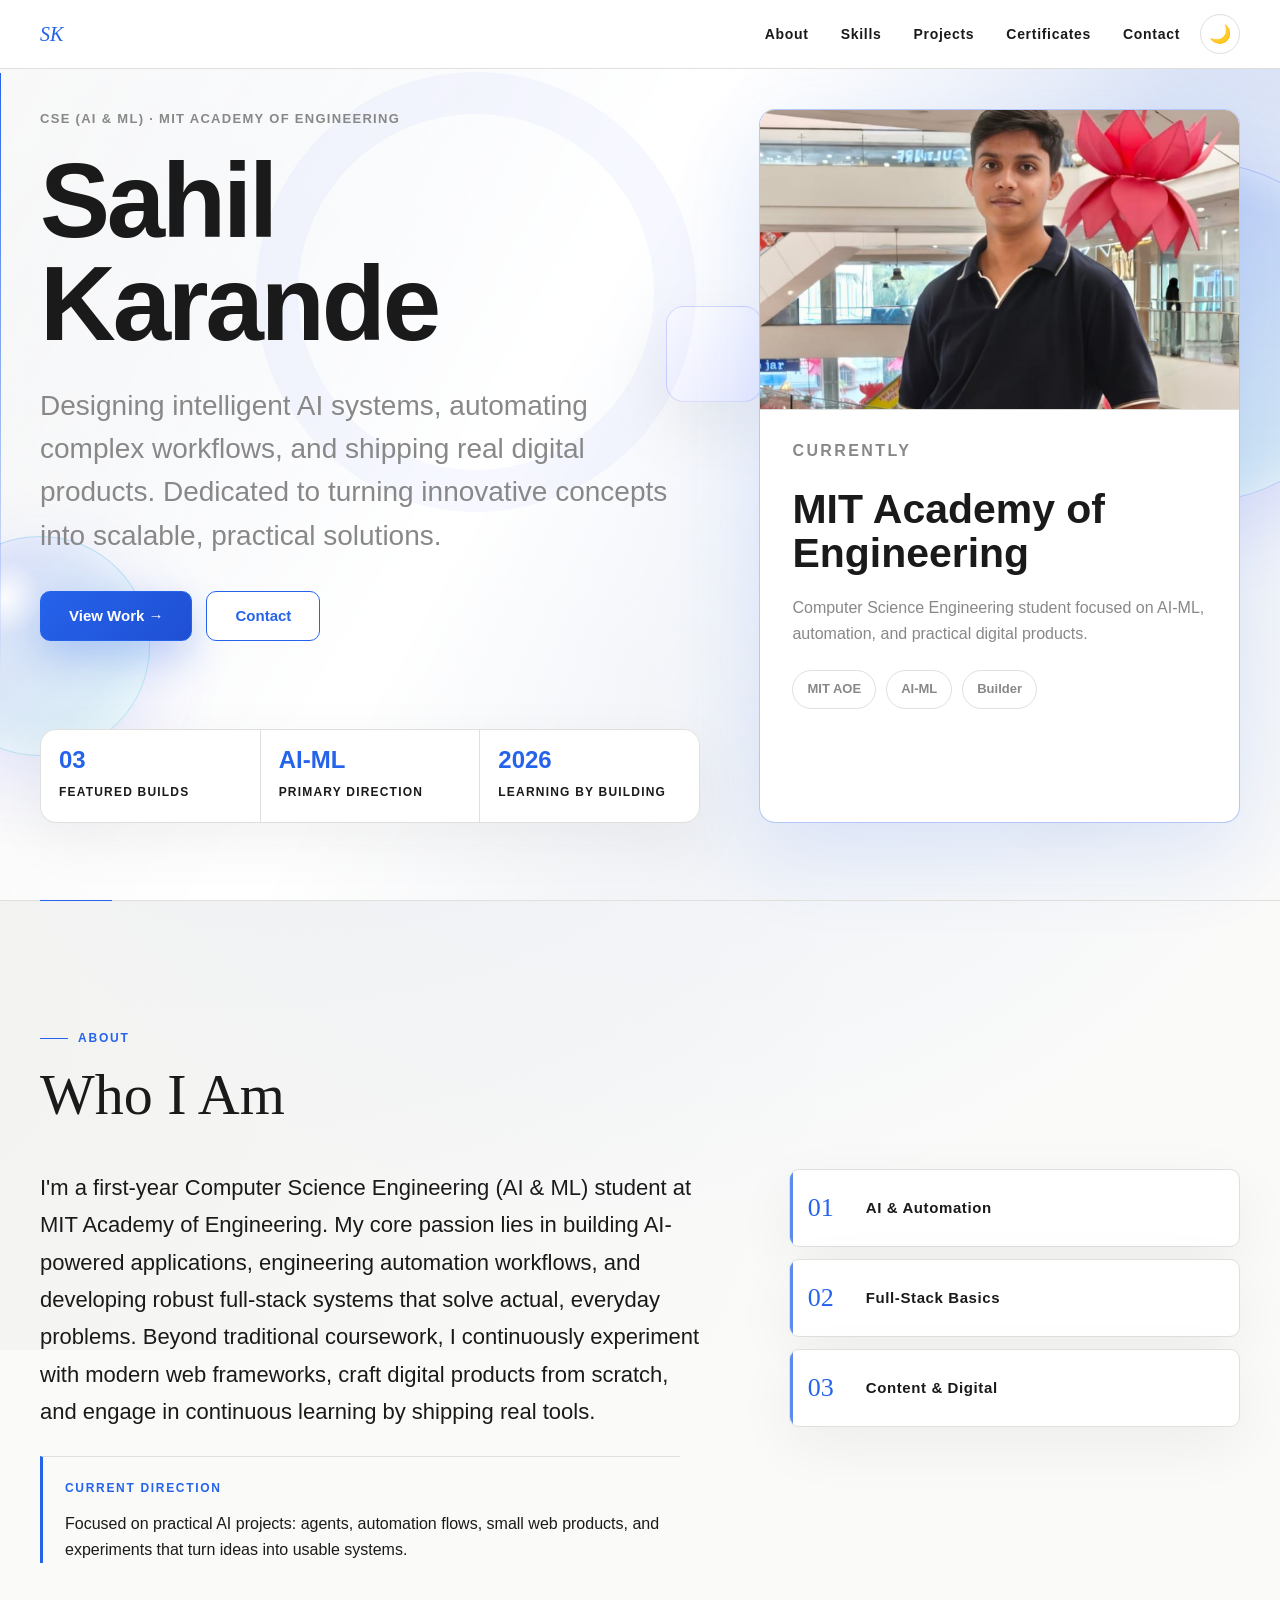
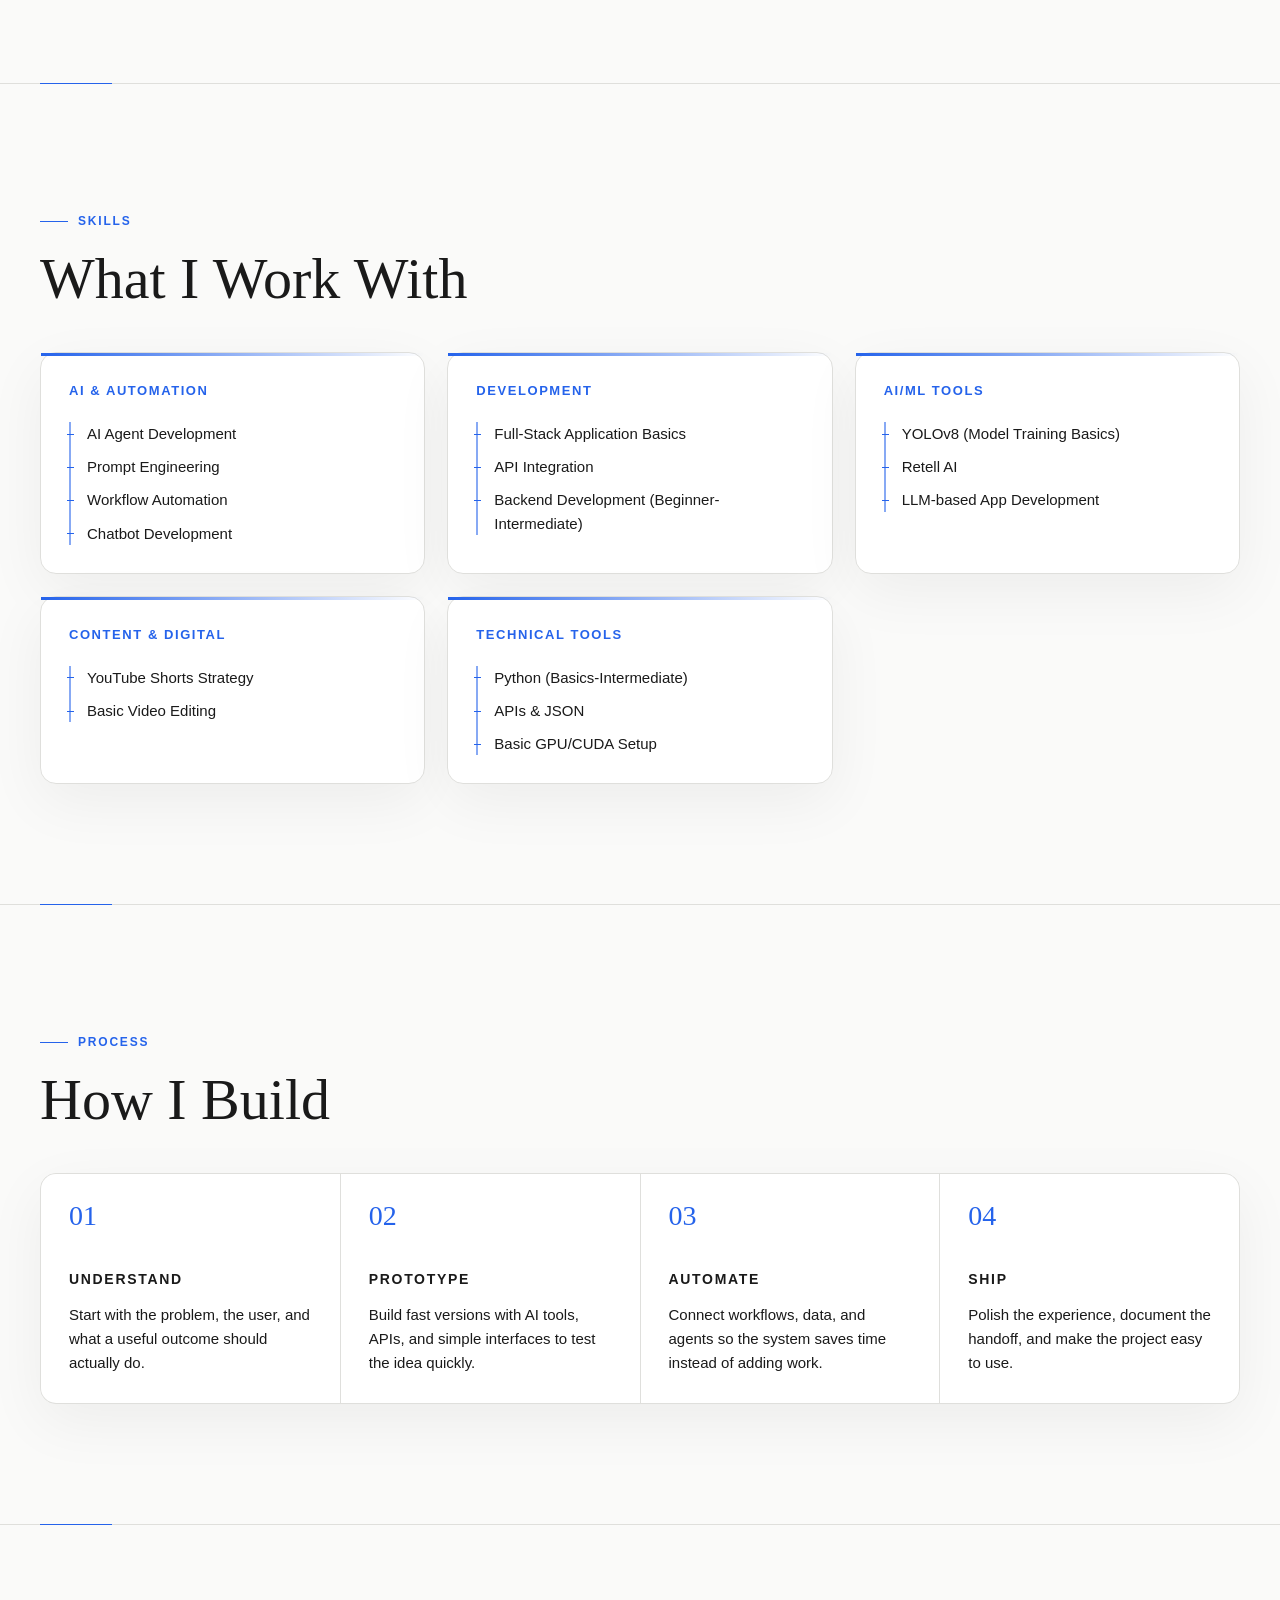
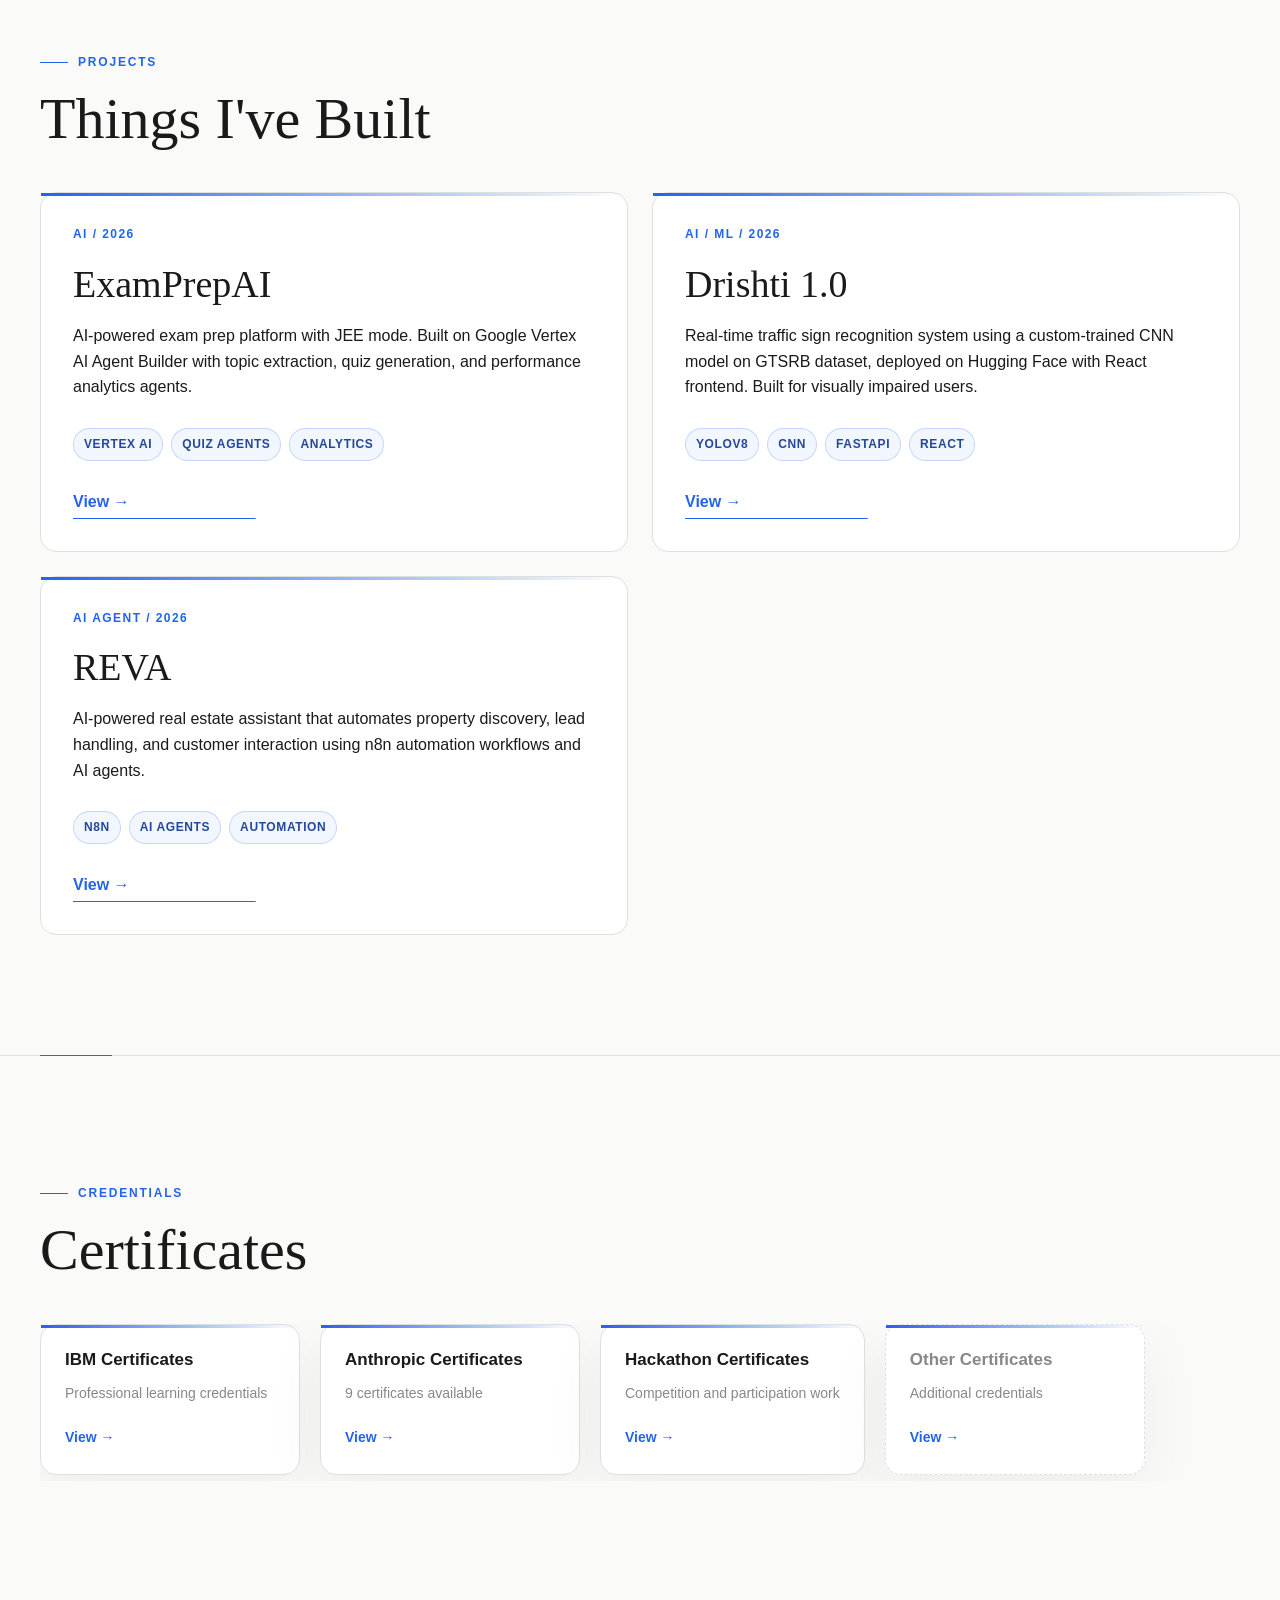
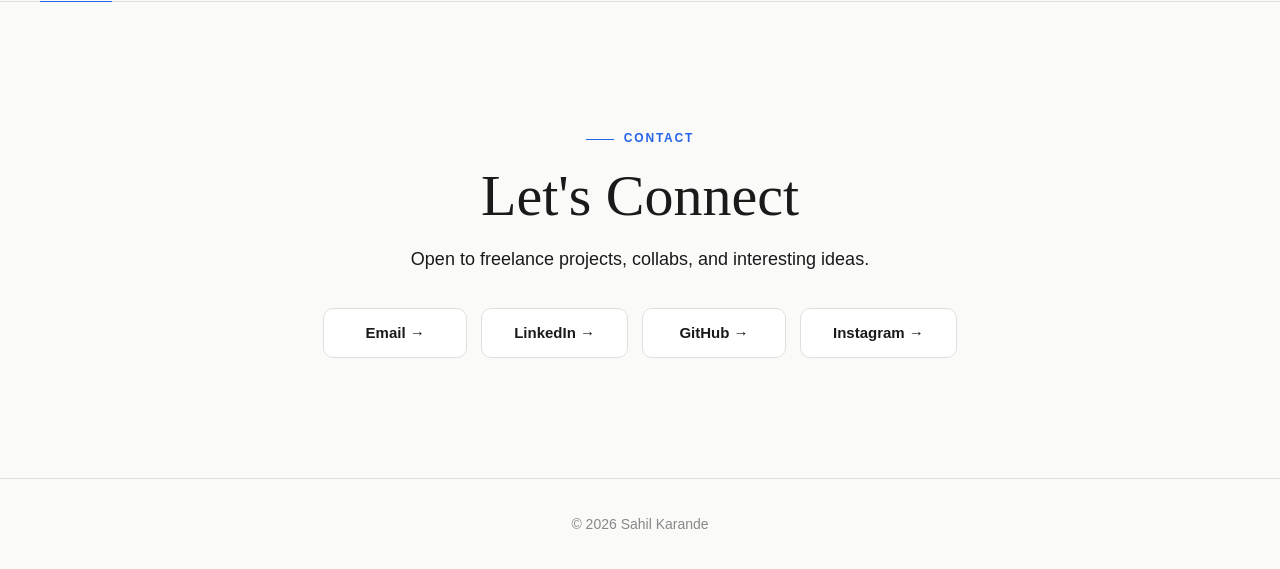
<file: index.html>
<!DOCTYPE html>
<html lang="en">
<head>
  <meta charset="UTF-8">
  <meta name="viewport" content="width=device-width, initial-scale=1.0">
  <title>Sahil Karande | Portfolio</title>
  <link rel="stylesheet" href="animations.css">
  <style>
    :root {
      --accent: #2563EB;
      --accent-hover: #1d4ed8;
      --background: #fafaf9;
      --surface: #ffffff;
      --surface-strong: #ffffff;
      --surface-tint: #f4f7ff;
      --border-color: #dfdfdc;
      --border: 1px solid var(--border-color);
      --text-primary: #1a1a1a;
      --text-muted: #888;
      --portrait-bg: #f0f4ff;
      --shadow-subtle: 0 18px 60px rgba(26, 26, 26, 0.055);
      --shadow-hover: 0 28px 80px rgba(26, 26, 26, 0.1);
      --radius: 16px;
      --radius-sm: 10px;
    }

    [data-theme="dark"] {
      --background: #0b0f19;
      --surface: #121826;
      --surface-strong: #171f31;
      --surface-tint: #0f172a;
      --border-color: #293248;
      --border: 1px solid var(--border-color);
      --text-primary: #f4f7fb;
      --text-muted: #a4adbd;
      --accent: #8b9bff;
      --accent-hover: #b8c1ff;
      --portrait-bg: #1e293b;
      --shadow-subtle: 0 18px 60px rgba(0, 0, 0, 0.4);
      --shadow-hover: 0 28px 80px rgba(0, 0, 0, 0.6);
      --shadow-soft: 0 24px 70px rgba(0, 0, 0, 0.32);
    }

    * {
      box-sizing: border-box;
      margin: 0;
      padding: 0;
    }

    html {
      scroll-behavior: smooth;
      scrollbar-color: var(--border-color) transparent;
    }

    body {
      min-height: 100vh;
      background: var(--background);
      color: var(--text-primary);
      font-family: "Helvetica Neue", Helvetica, Arial, sans-serif;
      line-height: 1.6;
      overflow-x: hidden;
      text-rendering: optimizeLegibility;
      -webkit-font-smoothing: antialiased;
    }

    body::before {
      position: fixed;
      inset: -50%;
      z-index: -2;
      background-color: var(--background);
      background-image: 
        radial-gradient(circle at 50% 50%, rgba(37, 99, 235, 0.08) 0%, transparent 50%),
        radial-gradient(circle at 80% 20%, rgba(37, 99, 235, 0.06) 0%, transparent 40%),
        radial-gradient(circle at 20% 80%, rgba(26, 26, 26, 0.04) 0%, transparent 40%);
      background-size: 100% 100%;
      content: "";
      animation: softOrbDrift 25s ease-in-out infinite alternate;
      transform-origin: center;
    }

    body::after {
      position: fixed;
      inset: 0;
      z-index: -1;
      background:
        linear-gradient(120deg, transparent 0%, var(--surface) 42%, transparent 68%),
        radial-gradient(circle at top right, rgba(37, 99, 235, 0.12), transparent 32%);
      content: "";
      pointer-events: none;
      animation: softSweep 14s ease-in-out infinite alternate;
    }

    a {
      color: inherit;
      text-decoration: none;
    }

    ul {
      list-style: none;
    }

    ::selection {
      background: var(--accent);
      color: var(--surface);
    }

    .container {
      width: 100%;
      max-width: 1600px;
      margin: 0 auto;
      padding: 0 40px;
    }

    .site-nav {
      position: fixed;
      top: 0;
      left: 0;
      z-index: 20;
      width: 100%;
      background: var(--surface);
      border-bottom: var(--border);
      
      -webkit-
    }

    .nav-inner {
      display: flex;
      align-items: center;
      justify-content: space-between;
      min-height: 68px;
    }

    .nav-links-mobile {
      display: none;
    }

    .logo {
      color: var(--accent);
      font-family: Georgia, "Times New Roman", serif;
      font-size: 20px;
      font-style: italic;
      line-height: 1;
    }

    .nav-links {
      display: flex;
      align-items: center;
      gap: 32px;
    }

    .nav-links a {
      position: relative;
      padding: 6px 0;
      color: var(--text-primary);
      font-size: 14px;
      font-weight: 700;
      letter-spacing: 0.05em;
    }

    .nav-links a::after {
      position: absolute;
      right: 0;
      bottom: 0;
      left: 0;
      height: 2px;
      background: var(--accent);
      content: "";
      transform: scaleX(0);
      transform-origin: left;
      transition: transform 0.2s ease;
    }

    .nav-links a:hover::after,
    .nav-links a:focus-visible::after {
      transform: scaleX(1);
    }

    section {
      position: relative;
      padding: 120px 0;
      border-top: var(--border);
      scroll-margin-top: 86px;
    }

    section::before {
      position: absolute;
      top: -1px;
      left: max(40px, calc((100vw - 1600px) / 2 + 40px));
      width: 72px;
      height: 1px;
      background: var(--accent);
      content: "";
    }

    .section-label {
      display: inline-flex;
      align-items: center;
      gap: 10px;
      margin-bottom: 16px;
      color: var(--accent);
      font-size: 12px;
      font-weight: 700;
      letter-spacing: 0.15em;
    }

    .section-label::before {
      width: 28px;
      height: 1px;
      background: currentColor;
      content: "";
    }

    .section-heading {
      margin-bottom: 42px;
      font-family: Georgia, "Times New Roman", serif;
      font-size: clamp(36px, 5vw, 58px);
      font-weight: 400;
      line-height: 1.08;
      letter-spacing: 0;
    }

    .hero {
      display: flex;
      min-height: 100vh;
      align-items: center;
      border-top: 0;
      padding: 96px 0 64px;
    }

    .hero::before {
      display: none;
    }

    .hero-layout {
      display: grid;
      grid-template-columns: minmax(0, 1fr) minmax(360px, 0.72fr);
      gap: 52px;
      align-items: center;
    }

    .hero-content {
      position: relative;
      grid-column: 1;
      grid-row: 1;
      max-width: 690px;
    }

    .hero-content::before {
      position: absolute;
      top: -36px;
      left: -40px;
      width: 1px;
      height: calc(100% + 72px);
      background: linear-gradient(var(--accent), rgba(37, 99, 235, 0));
      content: "";
    }

    .hero-card,
    .hero h1,
    .hero .subtitle,
    .hero .hero-line,
    .hero-actions {
      animation: fadeInUp 0.4s ease both;
    }

    .hero-card {
      position: relative;
      grid-column: 2;
      grid-row: 1 / span 2;
      align-self: stretch;
      min-height: 560px;
      border: 1px solid rgba(37, 99, 235, 0.35);
      border-radius: var(--radius);
      background: var(--surface-strong);
      box-shadow: 0 30px 90px rgba(37, 99, 235, 0.12);
      overflow: hidden;
      animation-delay: 0.2s;
    }

    .hero-card::before {
      position: absolute;
      inset: -80px -80px auto auto;
      width: 180px;
      height: 180px;
      border: 1px solid rgba(37, 99, 235, 0.18);
      background: var(--surface-tint);
      content: "";
      pointer-events: none;
      transform: rotate(28deg);
    }

    .hero-card-photo {
      height: 300px;
      border-bottom: var(--border);
      background: var(--portrait-bg);
      overflow: hidden;
    }

    .hero-card-photo img {
      display: block;
      width: 100%;
      height: 100%;
      object-fit: cover;
      object-position: 52% 9%;
      transform: scale(1.45);
      transform-origin: 52% 10%;
    }

    .hero-card-body {
      padding: 28px 32px 30px;
    }

    .hero-card-kicker {
      margin-bottom: 18px;
      color: var(--accent);
      font-size: 12px;
      font-weight: 800;
      letter-spacing: 0.15em;
      text-transform: uppercase;
    }

    .hero-card h2 {
      margin-bottom: 20px;
      color: var(--text-primary);
      font-size: clamp(34px, 3.2vw, 48px);
      font-weight: 800;
      letter-spacing: 0;
      line-height: 1.08;
    }

    .hero-card p {
      margin-bottom: 22px;
      color: var(--text-muted);
      font-size: 16px;
      line-height: 1.65;
    }

    .hero-card-tags {
      display: flex;
      flex-wrap: wrap;
      gap: 10px;
    }

    .hero-card-tags span {
      padding: 8px 14px;
      border: 1px solid var(--border-color);
      border-radius: 999px;
      background: var(--surface-strong);
      color: var(--text-muted);
      font-size: 13px;
      font-weight: 800;
    }

    .hero h1 {
      margin-bottom: 28px;
      font-family: "Helvetica Neue", Helvetica, Arial, sans-serif;
      max-width: 680px;
      font-size: clamp(70px, 8.2vw, 126px);
      font-weight: 900;
      line-height: 0.98;
      letter-spacing: -0.03em;
      text-wrap: balance;
    }

    .subtitle {
      margin-bottom: 20px;
      color: var(--text-muted);
      font-size: 13px;
      font-weight: 700;
      letter-spacing: 0.1em;
      text-transform: uppercase;
    }

    .hero-line {
      max-width: 650px;
      margin-bottom: 34px;
      color: var(--text-muted);
      font-size: clamp(20px, 2.5vw, 28px);
      line-height: 1.55;
    }

    .hero h1 {
    }

    .hero .subtitle {
    }

    .hero .hero-line {
    }

    .hero-actions {
      display: flex;
      flex-wrap: wrap;
      gap: 14px;
    }

    .hero-meta {
      display: grid;
      grid-column: 1;
      grid-row: 2;
      max-width: 660px;
      grid-template-columns: repeat(3, minmax(0, 1fr));
      gap: 1px;
      margin-top: 36px;
      border: var(--border);
      border-radius: var(--radius);
      background: var(--border-color);
      box-shadow: var(--shadow-subtle);
      overflow: hidden;
      animation: fadeInUp 0.4s ease both;
    }

    .hero-meta-item {
      min-height: 82px;
      padding: 18px;
      background: var(--surface);
      
      -webkit-
    }

    .hero-meta-value {
      display: block;
      margin-bottom: 6px;
      color: var(--accent);
      font-family: "Helvetica Neue", Helvetica, Arial, sans-serif;
      font-size: 24px;
      font-weight: 900;
      line-height: 1;
    }

    .hero-meta-label {
      color: var(--text-primary);
      font-size: 12px;
      font-weight: 700;
      letter-spacing: 0.1em;
      line-height: 1.45;
      text-transform: uppercase;
    }

    .button,
    .contact-link {
      display: inline-flex;
      align-items: center;
      justify-content: center;
      min-height: 48px;
      border-radius: 0;
      font-size: 15px;
      font-weight: 700;
      transition: all 0.2s ease;
    }

    .button {
      padding: 12px 28px;
      border: 1px solid var(--accent);
      border-radius: var(--radius-sm);
    }

    .button-primary {
      background: linear-gradient(135deg, var(--accent), #1f4fd3);
      box-shadow: 0 16px 40px rgba(37, 99, 235, 0.28);
      color: var(--surface);
    }

    .button-secondary {
      background: var(--surface);
      color: var(--accent);
    }

    .button:hover,
    .button:focus-visible {
      border-color: var(--accent-hover);
      background: var(--accent-hover);
      color: var(--surface);
      transform: translateY(-1px);
    }

    .about-grid {
      display: grid;
      grid-template-columns: minmax(0, 3fr) minmax(280px, 2fr);
      gap: 72px;
      align-items: start;
    }

    .about-copy {
      max-width: 660px;
      color: var(--text-primary);
      font-size: clamp(18px, 2vw, 22px);
      line-height: 1.7;
    }

    .about-copy-wrap {
      display: grid;
      gap: 26px;
    }

    .about-note {
      display: grid;
      gap: 12px;
      max-width: 640px;
      padding: 22px 0 0 22px;
      border-top: var(--border);
      border-left: 3px solid var(--accent);
    }

    .about-note h3 {
      color: var(--accent);
      font-size: 12px;
      font-weight: 700;
      letter-spacing: 0.14em;
      text-transform: uppercase;
    }

    .about-note p {
      color: var(--text-primary);
      font-size: 16px;
      line-height: 1.65;
    }

    .focus-grid {
      display: grid;
      gap: 12px;
    }

    .focus-item {
      position: relative;
      display: grid;
      grid-template-columns: 42px 1fr;
      gap: 16px;
      align-items: center;
      min-height: 78px;
      padding: 18px;
      border: var(--border);
      border-radius: var(--radius-sm);
      background: var(--surface);
      box-shadow: var(--shadow-subtle);
      overflow: hidden;
      transition: all 0.2s ease;
    }

    .focus-item::after {
      position: absolute;
      inset: 0;
      border-left: 3px solid var(--accent);
      content: "";
      opacity: 0.75;
      pointer-events: none;
    }

    .focus-item:hover {
      background: var(--surface-strong);
      box-shadow: var(--shadow-hover);
      transform: translateY(-3px);
    }

    .focus-number {
      color: var(--accent);
      font-family: Georgia, "Times New Roman", serif;
      font-size: 26px;
      line-height: 1;
    }

    .focus-title {
      font-size: 15px;
      font-weight: 700;
      letter-spacing: 0.04em;
    }

    .skills-grid {
      display: grid;
      grid-template-columns: repeat(3, minmax(0, 1fr));
      gap: 22px;
    }

    .skill-card,
    .project-card,
    .cert-card {
      position: relative;
      background: var(--surface);
      border: var(--border);
      border-radius: var(--radius);
      
      -webkit-
      overflow: hidden;
    }

    .skill-card::before,
    .project-card::before,
    .cert-card::before {
      position: absolute;
      top: 0;
      right: 0;
      left: 0;
      height: 3px;
      background: linear-gradient(90deg, var(--accent), rgba(37, 99, 235, 0));
      content: "";
    }

    .skill-card {
      padding: 28px;
      box-shadow: var(--shadow-subtle);
      transition: all 0.2s ease;
    }

    .skill-card:hover {
      box-shadow: var(--shadow-hover);
      transform: translateY(-3px);
    }

    .skill-card h3 {
      margin-bottom: 20px;
      color: var(--accent);
      font-size: 13px;
      font-weight: 700;
      letter-spacing: 0.12em;
      text-transform: uppercase;
    }

    /* Force cert-cards to stay in normal mode style even in dark mode */
    [data-theme="dark"] .cert-card {
      background: #ffffff !important;
      border-color: #e5e5e3 !important;
    }
    [data-theme="dark"] .cert-card .cert-name,
    [data-theme="dark"] .cert-card .cert-meta,
    [data-theme="dark"] .cert-card p {
      color: #111 !important;
    }

    .skill-card ul {
      display: grid;
      gap: 10px;
      border-left: 2px solid rgba(37, 99, 235, 0.55);
      padding-left: 16px;
      color: var(--text-primary);
      font-size: 15px;
      line-height: 1.55;
    }

    .skill-card li {
      position: relative;
    }

    .skill-card li::before {
      position: absolute;
      top: 0.78em;
      left: -20px;
      width: 7px;
      height: 1px;
      background: var(--accent);
      content: "";
    }

    .projects-grid {
      display: grid;
      grid-template-columns: repeat(2, minmax(0, 1fr));
      gap: 24px;
    }

    .process-grid {
      display: grid;
      grid-template-columns: repeat(4, minmax(0, 1fr));
      gap: 1px;
      border: var(--border);
      border-radius: var(--radius);
      background: var(--border-color);
      box-shadow: var(--shadow-subtle);
      overflow: hidden;
    }

    .process-step {
      min-height: 220px;
      padding: 28px;
      background: var(--surface);
      
      -webkit-
      transition: all 0.2s ease;
    }

    .process-step:hover {
      background: var(--surface-strong);
      transform: translateY(-3px);
    }

    .process-number {
      display: block;
      margin-bottom: 38px;
      color: var(--accent);
      font-family: Georgia, "Times New Roman", serif;
      font-size: 28px;
      line-height: 1;
    }

    .process-step h3 {
      margin-bottom: 12px;
      font-size: 14px;
      font-weight: 700;
      letter-spacing: 0.12em;
      text-transform: uppercase;
    }

    .process-step p {
      color: var(--text-primary);
      font-size: 15px;
      line-height: 1.6;
    }

    .project-card {
      display: flex;
      min-height: 330px;
      flex-direction: column;
      padding: 32px;
      transition: all 0.2s ease;
    }

    .project-card:hover {
      background: var(--surface-strong);
      box-shadow: var(--shadow-hover);
      transform: translateY(-3px);
    }

    .project-tag {
      margin-bottom: 18px;
      color: var(--accent);
      font-size: 12px;
      font-weight: 700;
      letter-spacing: 0.12em;
      text-transform: uppercase;
    }

    .project-card h3 {
      margin-bottom: 18px;
      font-family: Georgia, "Times New Roman", serif;
      font-size: clamp(28px, 4vw, 38px);
      font-weight: 400;
      line-height: 1.12;
      letter-spacing: 0;
    }

    .project-card > p:not(.project-tag) {
      margin-bottom: 28px;
      color: var(--text-primary);
      font-size: 16px;
    }

    .project-details {
      display: flex;
      flex-wrap: wrap;
      gap: 8px;
      margin: 0 0 28px;
    }

    .project-details span {
      padding: 6px 10px;
      border: 1px solid rgba(37, 99, 235, 0.22);
      border-radius: 999px;
      background: rgba(37, 99, 235, 0.06);
      color: #234899;
      font-size: 12px;
      font-weight: 700;
      letter-spacing: 0.05em;
      text-transform: uppercase;
    }

    .project-link {
      margin-top: auto;
      color: var(--accent);
      font-weight: 700;
      transition: color 0.2s ease;
    }

    .project-link::after {
      display: block;
      width: 100%;
      height: 1px;
      margin-top: 3px;
      background: currentColor;
      content: "";
      transform: scaleX(0.35);
      transform-origin: left;
      transition: transform 0.2s ease;
    }

    .project-link:hover,
    .project-link:focus-visible {
      color: var(--accent-hover);
    }

    .project-link:hover::after,
    .project-link:focus-visible::after {
      transform: scaleX(1);
    }

    .cert-row {
      display: flex;
      gap: 20px;
      overflow-x: auto;
      padding-bottom: 6px;
      scroll-behavior: smooth;
      scroll-snap-type: x proximity;
      scrollbar-color: rgba(37, 99, 235, 0.28) transparent;
      scrollbar-width: thin;
    }

    .cert-row::-webkit-scrollbar {
      height: 8px;
    }

    .cert-row::-webkit-scrollbar-thumb {
      border-radius: 999px;
      background: rgba(37, 99, 235, 0.28);
    }

    .cert-row::-webkit-scrollbar-track {
      background: transparent;
    }

    .cert-card {
      min-width: 260px;
      padding: 24px;
      box-shadow: var(--shadow-subtle);
      scroll-snap-align: start;
      transition: all 0.2s ease;
    }

    .cert-card:hover {
      background: var(--surface-strong);
      box-shadow: var(--shadow-hover);
      transform: translateY(-3px);
    }

    .cert-card.placeholder {
      border-style: dashed;
      color: var(--text-muted);
    }

    .cert-name {
      margin-bottom: 10px;
      font-size: 17px;
      font-weight: 700;
      line-height: 1.35;
    }

    .cert-meta {
      color: var(--text-muted);
      font-size: 14px;
    }

    .cert-year {
      display: inline-block;
      margin-top: 18px;
      color: var(--accent);
      font-size: 14px;
      font-weight: 700;
    }

    .cert-link {
      display: inline-flex;
      align-items: center;
      margin-top: 22px;
      color: var(--accent);
      font-size: 14px;
      font-weight: 800;
      transition: color 0.2s ease;
    }

    .cert-link:hover,
    .cert-link:focus-visible {
      color: var(--accent-hover);
    }

    .anthropic-details {
      margin-top: 28px;
      border: 1px solid rgba(37, 99, 235, 0.22);
      border-radius: var(--radius);
      background: var(--surface);
      box-shadow: var(--shadow-subtle);
      overflow: hidden;
      
      -webkit-
    }

    .anthropic-details[open] {
      box-shadow: var(--shadow-hover);
    }

    .anthropic-summary {
      display: flex;
      align-items: center;
      justify-content: space-between;
      gap: 20px;
      padding: 24px 28px;
      color: var(--text-primary);
      cursor: pointer;
      list-style: none;
    }

    .anthropic-summary::-webkit-details-marker {
      display: none;
    }

    .anthropic-summary span {
      color: var(--accent);
      font-size: 12px;
      font-weight: 800;
      letter-spacing: 0.15em;
      text-transform: uppercase;
    }

    .anthropic-summary strong {
      display: inline-flex;
      align-items: center;
      justify-content: center;
      min-width: 96px;
      padding: 10px 16px;
      border: 1px solid var(--accent);
      border-radius: 999px;
      background: rgba(37, 99, 235, 0.07);
      color: var(--accent);
      font-size: 13px;
      transition: all 0.2s ease;
    }

    .anthropic-details[open] .anthropic-summary strong,
    .anthropic-summary:hover strong {
      background: var(--accent);
      color: var(--surface-strong);
    }

    .anthropic-panel {
      display: grid;
      grid-template-rows: 0fr;
      transition: grid-template-rows 0.35s ease;
    }

    .anthropic-details[open] .anthropic-panel {
      grid-template-rows: 1fr;
    }

    .anthropic-panel-inner {
      min-height: 0;
      overflow: hidden;
    }

    .anthropic-rail {
      display: flex;
      gap: 18px;
      overflow-x: auto;
      padding: 0 28px 30px;
      scroll-behavior: smooth;
      scroll-padding: 28px;
      scroll-snap-type: x mandatory;
      scrollbar-color: rgba(37, 99, 235, 0.38) transparent;
      scrollbar-width: thin;
    }

    .anthropic-rail::-webkit-scrollbar {
      height: 10px;
    }

    .anthropic-rail::-webkit-scrollbar-thumb {
      border: 3px solid transparent;
      border-radius: 999px;
      background: rgba(37, 99, 235, 0.4);
      background-clip: padding-box;
    }

    .anthropic-cert {
      position: relative;
      flex: 0 0 max-content;
      min-width: 420px;
      min-height: 245px;
      padding: 28px;
      border: 1px solid rgba(26, 26, 26, 0.12);
      border-radius: var(--radius);
      background:
        linear-gradient(135deg, rgba(255, 255, 255, 0.62), transparent),
        var(--cert-bg, #d6e6df);
      box-shadow: 0 20px 55px rgba(26, 26, 26, 0.09);
      scroll-snap-align: start;
      overflow: hidden;
      transition: all 0.2s ease;
    }

    .anthropic-cert:hover {
      box-shadow: 0 30px 80px rgba(26, 26, 26, 0.13);
      transform: translateY(-4px);
    }

    .anthropic-cert::before {
      display: inline-flex;
      align-items: center;
      min-height: 34px;
      margin-bottom: 46px;
      padding: 0 18px;
      border: 2px solid #111;
      border-radius: 999px;
      color: var(--text-primary);
      content: "✓  CERTIFICATE OF COMPLETION";
      font-size: 11px;
      font-weight: 900;
      letter-spacing: 0.16em;
    }

    .anthropic-cert h3 {
      margin-bottom: 26px;
      color: var(--text-primary);
      font-size: clamp(24px, 3vw, 34px);
      font-weight: 900;
      letter-spacing: 0;
      line-height: 1.12;
      white-space: nowrap;
    }

    .anthropic-cert p {
      color: var(--text-primary);
      font-family: Georgia, "Times New Roman", serif;
      font-size: 18px;
    }

    .anthropic-cert span {
      position: absolute;
      right: 28px;
      bottom: 24px;
      color: var(--text-primary);
      font-size: 13px;
      font-weight: 900;
      letter-spacing: 0.12em;
      text-transform: uppercase;
    }

    .cert-intro {
      max-width: 620px;
      margin: -18px 0 34px;
      color: var(--text-muted);
      font-size: 18px;
      line-height: 1.65;
    }

    .certificate-track {
      display: flex;
      gap: 26px;
      overflow-x: auto;
      padding: 8px 0 28px;
      scroll-behavior: smooth;
      scroll-padding: 40px;
      scroll-snap-type: x mandatory;
      scrollbar-color: rgba(37, 99, 235, 0.5) rgba(37, 99, 235, 0.08);
      scrollbar-width: thin;
    }

    .certificate-track::-webkit-scrollbar {
      height: 12px;
    }

    .certificate-track::-webkit-scrollbar-track {
      border-radius: 999px;
      background: rgba(37, 99, 235, 0.08);
    }

    .certificate-track::-webkit-scrollbar-thumb {
      border: 3px solid rgba(250, 250, 249, 0.95);
      border-radius: 999px;
      background: rgba(37, 99, 235, 0.55);
      background-clip: padding-box;
    }

    .certificate-page {
      position: relative;
      display: grid;
      flex: 0 0 min(860px, 88vw);
      aspect-ratio: 1.36 / 1;
      align-content: center;
      justify-items: center;
      padding: clamp(28px, 5vw, 72px);
      border: 1px solid rgba(26, 26, 26, 0.12);
      border-radius: var(--radius);
      background:
        linear-gradient(135deg, rgba(255, 255, 255, 0.34), transparent 45%),
        var(--cert-bg, #c4d9d1);
      box-shadow: 0 22px 70px rgba(26, 26, 26, 0.12);
      scroll-snap-align: center;
      overflow: hidden;
      transition: transform 0.25s ease, box-shadow 0.25s ease;
    }

    .certificate-page:hover {
      box-shadow: 0 34px 90px rgba(26, 26, 26, 0.16);
      transform: translateY(-5px);
    }

    .certificate-badge {
      position: absolute;
      top: clamp(22px, 4vw, 54px);
      left: 50%;
      display: inline-flex;
      align-items: center;
      gap: 16px;
      min-height: 50px;
      padding: 0 30px;
      border: 3px solid #111;
      border-radius: 999px;
      color: var(--text-primary);
      font-size: clamp(12px, 1.5vw, 20px);
      font-weight: 900;
      letter-spacing: 0.16em;
      text-transform: uppercase;
      transform: translateX(-50%);
      white-space: nowrap;
    }

    .certificate-badge::before {
      display: grid;
      width: 34px;
      height: 34px;
      place-items: center;
      border: 2px solid #111;
      border-radius: 50%;
      content: "✓";
      font-size: 18px;
      letter-spacing: 0;
    }

    .certificate-person {
      margin: clamp(34px, 6vw, 78px) 0 10px;
      color: var(--text-primary);
      font-family: Georgia, "Times New Roman", serif;
      font-size: clamp(28px, 4vw, 46px);
      line-height: 1;
    }

    .certificate-completed {
      margin-bottom: 26px;
      color: var(--text-primary);
      font-family: Georgia, "Times New Roman", serif;
      font-size: clamp(16px, 2vw, 22px);
    }

    .certificate-title {
      max-width: 760px;
      color: var(--text-primary);
      font-size: clamp(34px, 5vw, 64px);
      font-weight: 900;
      letter-spacing: -0.02em;
      line-height: 1.1;
      text-align: center;
    }

    .certificate-footer {
      position: absolute;
      right: 0;
      bottom: clamp(28px, 5vw, 58px);
      left: 0;
      color: var(--text-primary);
      font-size: clamp(18px, 2vw, 26px);
      font-weight: 900;
      letter-spacing: 0.08em;
      text-align: center;
      text-transform: uppercase;
    }

    .contact {
      text-align: center;
    }

    .contact .section-heading {
      margin-bottom: 18px;
    }

    .contact-subtext {
      margin: 0 auto 34px;
      max-width: 560px;
      color: var(--text-primary);
      font-size: 18px;
    }

    .contact-links {
      display: flex;
      flex-wrap: wrap;
      gap: 14px;
      justify-content: center;
    }

    .contact-link {
      min-width: 144px;
      padding: 12px 32px;
      border: var(--border);
      border-radius: var(--radius-sm);
      background: var(--surface);
      color: var(--text-primary);
    }

    .contact-link:hover,
    .contact-link:focus-visible {
      border-color: var(--accent);
      background: var(--accent);
      color: var(--surface);
    }

    .site-footer {
      padding: 34px 0;
      border-top: var(--border);
      color: var(--text-muted);
      font-size: 14px;
      text-align: center;
    }

    @keyframes fadeInUp {
      from {
        opacity: 0;
        transform: translateY(24px);
      }

      to {
        opacity: 1;
        transform: translateY(0);
      }
    }

    @keyframes softOrbDrift {
      0%   { transform: rotate(0deg) scale(1); }
      50%  { transform: rotate(180deg) scale(1.1); }
      100% { transform: rotate(360deg) scale(1); }
    }

    @keyframes softSweep {
      from {
        opacity: 0.55;
        transform: translateX(-4%);
      }

      to {
        opacity: 0.9;
        transform: translateX(4%);
      }
    }

    @media (prefers-reduced-motion: reduce) {
      *,
      *::before,
      *::after {
        animation-duration: 0.001ms !important;
        animation-iteration-count: 1 !important;
        scroll-behavior: auto !important;
        transition-duration: 0.001ms !important;
      }
    }

    @media (max-width: 768px) {
      .container {
        padding: 0 28px;
      }

      .nav-inner {
        min-height: 66px;
      }

      .nav-links {
        gap: 18px;
      }

      .nav-links a {
        font-size: 13px;
      }

      section {
        padding: 72px 0;
      }
      .container { padding: 0 24px; }
      section { padding: 60px 0; }

      .hero {
        padding: 100px 0 60px;
        min-height: auto;
      }

      .hero-layout {
        display: flex;
        flex-direction: column;
        gap: 40px;
        text-align: center;
      }

      .hero h1 {
        font-size: clamp(48px, 12vw, 72px);
        max-width: 100%;
        margin-inline: auto;
      }

      .hero-line {
        max-width: 100%;
        margin-inline: auto;
      }

      .hero-actions {
        justify-content: center;
      }

      .hero-card {
        width: 100%;
        min-height: auto;
        grid-column: auto;
        grid-row: auto;
      }

      .hero-meta {
        grid-template-columns: repeat(3, 1fr);
        width: 100%;
        max-width: 100%;
        grid-column: auto;
        grid-row: auto;
      }

      .about-grid, .projects-grid, .process-grid, .skills-grid {
        grid-template-columns: 1fr !important;
        gap: 32px;
      }

      .footer-inner {
        flex-direction: column;
        gap: 24px;
        text-align: center;
      }
    }

    @media (max-width: 480px) {
      .container { padding: 0 20px; }
      
      .site-nav {
        backdrop-filter: blur(12px);
        -webkit-backdrop-filter: blur(12px);
      }

      .nav-inner {
        min-height: 56px;
      }

      .nav-links { display: none; }
      
      .nav-links-mobile {
        display: flex;
        overflow-x: auto;
        padding: 12px 20px;
        gap: 24px;
        background: var(--surface);
        border-bottom: var(--border);
        scrollbar-width: none;
      }
      .nav-links-mobile::-webkit-scrollbar { display: none; }
      .nav-links-mobile a {
        font-size: 13px;
        font-weight: 600;
        white-space: nowrap;
        color: var(--text-muted);
      }

      .hero h1 { font-size: clamp(42px, 15vw, 56px); }
      .hero-meta { grid-template-columns: 1fr; }
      .hero-card-photo { height: 260px; }
      .hero-card h2 { font-size: 32px; }

      .certificate-page {
        flex-basis: 90vw;
        padding: 16px;
      }

      .certificate-title { font-size: 24px; }
      
      .theme-toggle {
        margin-left: 0;
        padding-left: 12px;
        border-left: 1px solid var(--border-color);
      }
    }

        .theme-toggle {
      display: flex;
      align-items: center;
      justify-content: center;
      width: 40px;
      height: 40px;
      border-radius: 50%;
      background: var(--surface-strong);
      border: 1px solid var(--border-color);
      cursor: pointer;
      color: var(--text-primary);
      font-size: 18px;
      transition: all 0.2s ease;
      margin-left: 8px;
    }
    .theme-toggle:hover {
      background: var(--border-color);
      transform: scale(1.05);
    }
    @media (max-width: 768px) {
      .theme-toggle { width: 36px; height: 36px; font-size: 16px; }
    }
    .theme-toggle:hover {
      background: var(--border-color);
      transform: scale(1.05);
    }

    @media (max-width: 768px) {
      .theme-toggle {
        width: 36px;
        height: 36px;
        font-size: 16px;
      }
    }

    /* Fix global overflow issues */
    html, body {
      max-width: 100%;
      overflow-x: hidden;
      position: relative;
      width: 100%;
    }
  
    /* Global Fix */
    html, body {
      max-width: 100%;
      overflow-x: hidden;
      position: relative;
      width: 100%;
    }
  </style>

  <script>
    const savedTheme = localStorage.getItem('portfolio-theme') || 'light';
    document.documentElement.setAttribute('data-theme', savedTheme);
    
    document.addEventListener('DOMContentLoaded', () => {
      const themeToggle = document.getElementById('themeToggle');
      if (themeToggle) {
        if (savedTheme === 'dark') {
          themeToggle.innerHTML = '☀️';
        } else {
          themeToggle.innerHTML = '🌙';
        }
        
        themeToggle.addEventListener('click', () => {
          const currentTheme = document.documentElement.getAttribute('data-theme') || 'light';
          const newTheme = currentTheme === 'light' ? 'dark' : 'light';
          document.documentElement.setAttribute('data-theme', newTheme);
          localStorage.setItem('portfolio-theme', newTheme);
          themeToggle.innerHTML = newTheme === 'dark' ? '☀️' : '🌙';
        });
      }
    });
  </script>
</head>
<body>
  <div class="ambient-scene" aria-hidden="true">
    <span class="ambient-orbit orbit-one"></span>
    <span class="ambient-orbit orbit-two"></span>
    <span class="ambient-cube cube-one"></span>
    <span class="ambient-cube cube-two"></span>
    <span class="ambient-ring"></span>
    <span class="dark-wave wave-one"></span>
    <span class="dark-wave wave-two"></span>
    <span class="dark-pulse pulse-one"></span>
    <span class="dark-pulse pulse-two"></span>
  </div>
  <nav class="site-nav" aria-label="Primary navigation">
    <div class="container nav-inner">
      <a class="logo" href="#hero" aria-label="Sahil Karande home">SK</a>
      <div style="display: flex; align-items: center; gap: 12px;">
        <div class="nav-links">
          <a href="#about">About</a>
          <a href="#skills">Skills</a>
          <a href="#projects">Projects</a>
          <a href="#certificates">Certificates</a>
          <a href="#contact">Contact</a>
        </div>
        <button class="theme-toggle" id="themeToggle" aria-label="Toggle Dark Mode">🌙</button>
      </div>
    </div>
    <div class="nav-links-mobile">
      <a href="#about">About</a>
      <a href="#skills">Skills</a>
      <a href="#projects">Projects</a>
      <a href="#certificates">Certificates</a>
      <a href="#contact">Contact</a>
    </div>
  </nav>

  <main>
    <!-- HERO -->
    <header class="hero" id="hero">
      <div class="container">
        <div class="hero-layout">
          <div class="hero-content">
            <p class="subtitle">CSE (AI &amp; ML) &middot; MIT Academy of Engineering</p>
            <h1>Sahil<br>Karande</h1>
            <p class="hero-line">Designing intelligent AI systems, automating complex workflows, and shipping real digital products. Dedicated to turning innovative concepts into scalable, practical solutions.</p>
            <div class="hero-actions" aria-label="Hero actions">
              <a class="button button-primary" href="#projects">View Work &rarr;</a>
              <a class="button button-secondary" href="#contact">Contact</a>
            </div>
          </div>
          <article class="hero-card">
            <figure class="hero-card-photo">
              <img src="profile-photo.jpeg" alt="Portrait of Sahil Karande">
            </figure>
            <div class="hero-card-body">
              <p class="hero-card-kicker">Currently</p>
              <h2>MIT Academy of Engineering</h2>
              <p>Computer Science Engineering student focused on AI-ML, automation, and practical digital products.</p>
              <div class="hero-card-tags" aria-label="Current profile tags">
                <span>MIT AOE</span>
                <span>AI-ML</span>
                <span>Builder</span>
              </div>
            </div>
          </article>
          <div class="hero-meta" aria-label="Portfolio highlights">
            <div class="hero-meta-item">
              <span class="hero-meta-value">03</span>
              <span class="hero-meta-label">Featured Builds</span>
            </div>
            <div class="hero-meta-item">
              <span class="hero-meta-value">AI-ML</span>
              <span class="hero-meta-label">Primary Direction</span>
            </div>
            <div class="hero-meta-item">
              <span class="hero-meta-value">2026</span>
              <span class="hero-meta-label">Learning By Building</span>
            </div>
          </div>
        </div>
      </div>
    </header>

    <!-- ABOUT -->
    <section id="about" aria-labelledby="about-heading">
      <div class="container">
        <p class="section-label">ABOUT</p>
        <h2 class="section-heading" id="about-heading">Who I Am</h2>
        <div class="about-grid">
          <div class="about-copy-wrap">
            <p class="about-copy">I'm a first-year Computer Science Engineering (AI &amp; ML) student at MIT Academy of Engineering. My core passion lies in building AI-powered applications, engineering automation workflows, and developing robust full-stack systems that solve actual, everyday problems. Beyond traditional coursework, I continuously experiment with modern web frameworks, craft digital products from scratch, and engage in continuous learning by shipping real tools.</p>
            <article class="about-note">
              <h3>Current Direction</h3>
              <p>Focused on practical AI projects: agents, automation flows, small web products, and experiments that turn ideas into usable systems.</p>
            </article>
          </div>
          <div class="focus-grid" aria-label="Current focus areas">
            <article class="focus-item">
              <span class="focus-number">01</span>
              <h3 class="focus-title">AI &amp; Automation</h3>
            </article>
            <article class="focus-item">
              <span class="focus-number">02</span>
              <h3 class="focus-title">Full-Stack Basics</h3>
            </article>
            <article class="focus-item">
              <span class="focus-number">03</span>
              <h3 class="focus-title">Content &amp; Digital</h3>
            </article>
          </div>
        </div>
      </div>
    </section>

    <!-- SKILLS -->
    <section id="skills" aria-labelledby="skills-heading">
      <div class="container">
        <p class="section-label">SKILLS</p>
        <h2 class="section-heading" id="skills-heading">What I Work With</h2>
        <div class="skills-grid">
          <article class="skill-card">
            <h3>AI &amp; Automation</h3>
            <ul>
              <li>AI Agent Development</li>
              <li>Prompt Engineering</li>
              <li>Workflow Automation</li>
              <li>Chatbot Development</li>
            </ul>
          </article>
          <article class="skill-card">
            <h3>Development</h3>
            <ul>
              <li>Full-Stack Application Basics</li>
              <li>API Integration</li>
              <li>Backend Development (Beginner-Intermediate)</li>
            </ul>
          </article>
          <article class="skill-card">
            <h3>AI/ML Tools</h3>
            <ul>
              <li>YOLOv8 (Model Training Basics)</li>
              <li>Retell AI</li>
              <li>LLM-based App Development</li>
            </ul>
          </article>
          <article class="skill-card">
            <h3>Content &amp; Digital</h3>
            <ul>
              <li>YouTube Shorts Strategy</li>
              <li>Basic Video Editing</li>
            </ul>
          </article>
          <article class="skill-card">
            <h3>Technical Tools</h3>
            <ul>
              <li>Python (Basics-Intermediate)</li>
              <li>APIs &amp; JSON</li>
              <li>Basic GPU/CUDA Setup</li>
            </ul>
          </article>
        </div>
      </div>
    </section>

    <!-- PROCESS -->
    <section id="process" aria-labelledby="process-heading">
      <div class="container">
        <p class="section-label">PROCESS</p>
        <h2 class="section-heading" id="process-heading">How I Build</h2>
        <div class="process-grid">
          <article class="process-step">
            <span class="process-number">01</span>
            <h3>Understand</h3>
            <p>Start with the problem, the user, and what a useful outcome should actually do.</p>
          </article>
          <article class="process-step">
            <span class="process-number">02</span>
            <h3>Prototype</h3>
            <p>Build fast versions with AI tools, APIs, and simple interfaces to test the idea quickly.</p>
          </article>
          <article class="process-step">
            <span class="process-number">03</span>
            <h3>Automate</h3>
            <p>Connect workflows, data, and agents so the system saves time instead of adding work.</p>
          </article>
          <article class="process-step">
            <span class="process-number">04</span>
            <h3>Ship</h3>
            <p>Polish the experience, document the handoff, and make the project easy to use.</p>
          </article>
        </div>
      </div>
    </section>

    <!-- PROJECTS -->
    <section id="projects" aria-labelledby="projects-heading">
      <div class="container">
        <p class="section-label">PROJECTS</p>
        <h2 class="section-heading" id="projects-heading">Things I've Built</h2>
        <div class="projects-grid">
          <article class="project-card">
            <p class="project-tag">AI / 2026</p>
            <h3>ExamPrepAI</h3>
            <p>AI-powered exam prep platform with JEE mode. Built on Google Vertex AI Agent Builder with topic extraction, quiz generation, and performance analytics agents.</p>
            <div class="project-details" aria-label="ExamPrepAI project details">
              <span>Vertex AI</span>
              <span>Quiz Agents</span>
              <span>Analytics</span>
            </div>
            <a class="project-link" href="examprep-project.html">View &rarr;</a>
          </article>
          <article class="project-card">
            <p class="project-tag">AI / ML / 2026</p>
            <h3>Drishti 1.0</h3>
            <p>Real-time traffic sign recognition system using a custom-trained CNN model on GTSRB dataset, deployed on Hugging Face with React frontend. Built for visually impaired users.</p>
            <div class="project-details" aria-label="Drishti 1.0 project details">
              <span>YOLOv8</span>
              <span>CNN</span>
              <span>FastAPI</span>
              <span>React</span>
            </div>
            <a class="project-link" href="drishti-project.html">View &rarr;</a>
          </article>
          <article class="project-card">
            <p class="project-tag">AI Agent / 2026</p>
            <h3>REVA</h3>
            <p>AI-powered real estate assistant that automates property discovery, lead handling, and customer interaction using n8n automation workflows and AI agents.</p>
            <div class="project-details" aria-label="REVA project details">
              <span>n8n</span>
              <span>AI Agents</span>
              <span>Automation</span>
            </div>
            <a class="project-link" href="reva-project.html">View &rarr;</a>
          </article>
        </div>
      </div>
    </section>

    <!-- CERTIFICATES -->
    <section id="certificates" aria-labelledby="certificates-heading">
      <div class="container">
        <p class="section-label">CREDENTIALS</p>
        <h2 class="section-heading" id="certificates-heading">Certificates</h2>
        <div class="cert-row" aria-label="Certificates">
          <article class="cert-card">
            <h3 class="cert-name">IBM Certificates</h3>
            <p class="cert-meta">Professional learning credentials</p>
            <a class="cert-link" href="ibm-certificates.html">View &rarr;</a>
          </article>
          <article class="cert-card">
            <h3 class="cert-name">Anthropic Certificates</h3>
            <p class="cert-meta">9 certificates available</p>
            <a class="cert-link" href="certificates.html">View &rarr;</a>
          </article>
          <article class="cert-card">
            <h3 class="cert-name">Hackathon Certificates</h3>
            <p class="cert-meta">Competition and participation work</p>
            <a class="cert-link" href="hackathon-certificates.html">View &rarr;</a>
          </article>
          <article class="cert-card placeholder">
            <h3 class="cert-name">Other Certificates</h3>
            <p class="cert-meta">Additional credentials</p>
            <a class="cert-link" href="other-certificates.html">View &rarr;</a>
          </article>
        </div>
      </div>
    </section>

    <!-- CONTACT -->
    <section class="contact" id="contact" aria-labelledby="contact-heading">
      <div class="container">
        <p class="section-label">CONTACT</p>
        <h2 class="section-heading" id="contact-heading">Let's Connect</h2>
        <p class="contact-subtext">Open to freelance projects, collabs, and interesting ideas.</p>
        <div class="contact-links">
          <a class="contact-link" href="mailto:sahilkarande0918@gmail.com">Email &rarr;</a>
          <a class="contact-link" href="https://www.linkedin.com/in/sahil-karande-a4722b386" target="_blank" rel="noopener noreferrer">LinkedIn &rarr;</a>
          <a class="contact-link" href="https://github.com/sahilkarande0918-cmd" target="_blank" rel="noopener noreferrer">GitHub &rarr;</a>
          <a class="contact-link" href="https://www.instagram.com/_sahil_karande?igsh=MWsxcnY3ZHIwbWpxNw==" target="_blank" rel="noopener noreferrer">Instagram &rarr;</a>
        </div>
      </div>
    </section>
  </main>

  <!-- FOOTER -->
  <footer class="site-footer">
    <div class="container">
      <p>&copy; 2026 Sahil Karande</p>
    </div>
  </footer>
</body>
</html>
</file>
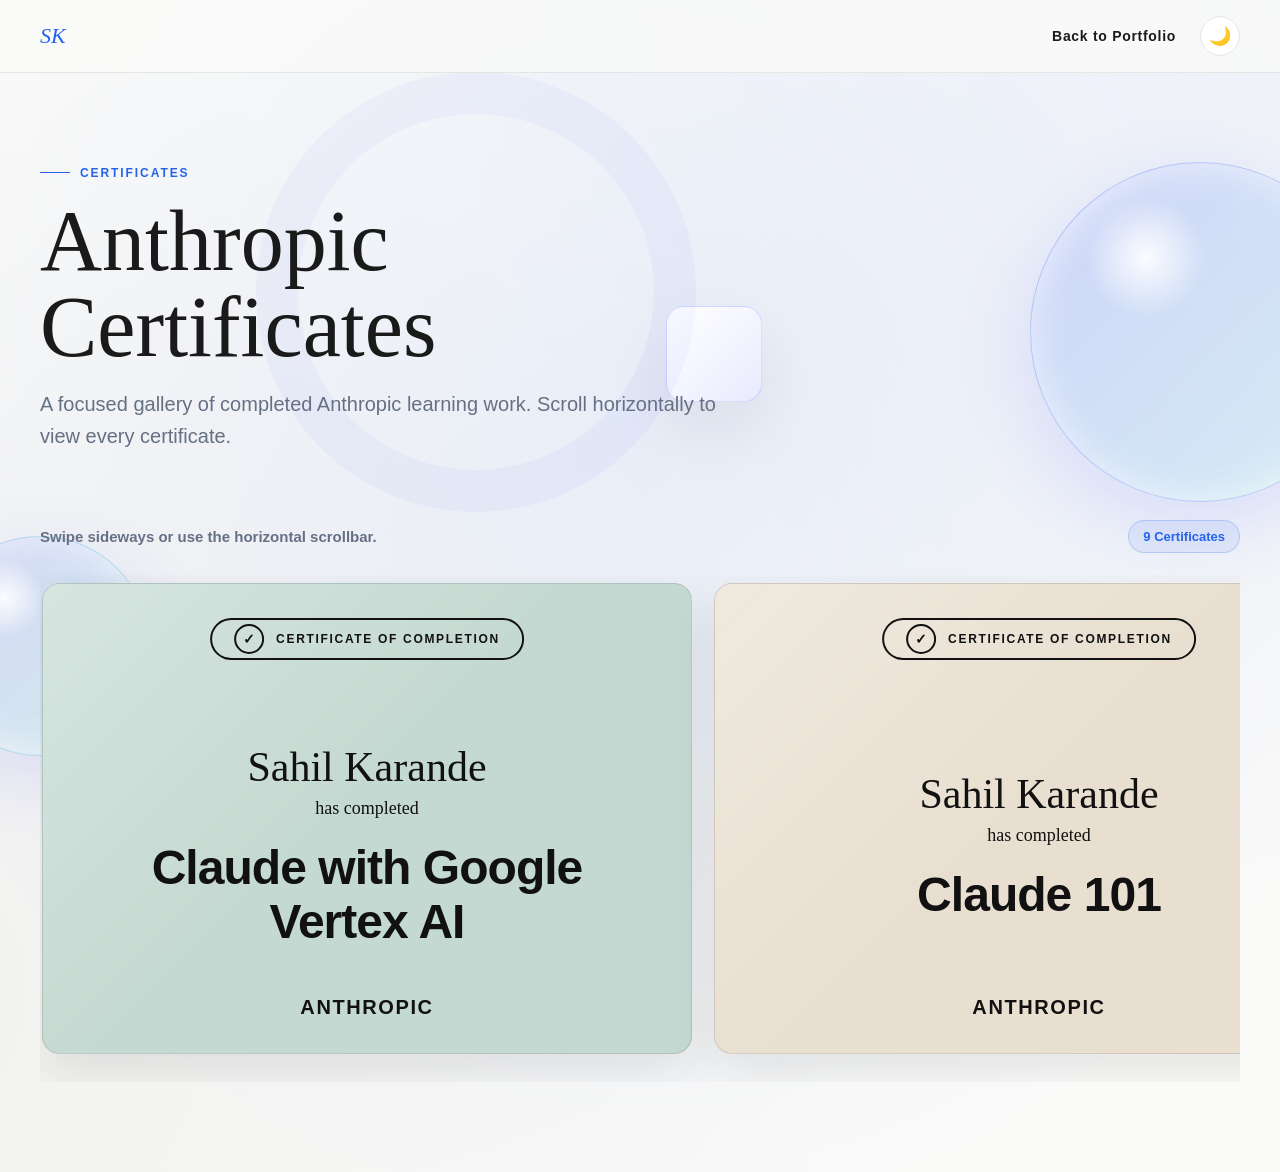
<file: certificates.html>
<!DOCTYPE html>
<html lang="en">
<head>
  <meta charset="UTF-8">
  <meta name="viewport" content="width=device-width, initial-scale=1.0">
  <title>Sahil Karande | Certificates</title>
  <link rel="stylesheet" href="animations.css">
  <style>
    :root {
      --accent: #2563EB;
      --accent-hover: #1d4ed8;
      --background: #fafaf9;
      --surface: #ffffff;
      --surface-strong: #ffffff;
      --border-color: #e5e5e3;
      --border: 1px solid var(--border-color);
      --text-primary: #1a1a1a;
      --text-muted: #667085;
      --radius: 18px;
    }

    [data-theme="dark"] {
      --background: #0b0f19;
      --surface: #121826;
      --surface-strong: #171f31;
      --border-color: #293248;
      --border: 1px solid var(--border-color);
      --text-primary: #f4f7fb;
      --text-muted: #a4adbd;
      --accent: #8b9bff;
      --accent-hover: #b8c1ff;
      --shadow-soft: 0 24px 70px rgba(0, 0, 0, 0.32);
    }
    
    * {
      box-sizing: border-box;
      margin: 0;
      padding: 0;
    }

    html {
      scroll-behavior: smooth;
      scrollbar-color: rgba(37, 99, 235, 0.45) transparent;
    }

    body {
      min-height: 100vh;
      color: var(--text-primary);
      font-family: "Helvetica Neue", Helvetica, Arial, sans-serif;
      overflow-x: hidden;
      -webkit-font-smoothing: antialiased;
    }

    body::before {
      position: fixed;
      inset: -50%;
      z-index: -2;
      background-color: var(--background);
      background-image: 
        radial-gradient(circle at 50% 50%, rgba(37, 99, 235, 0.08) 0%, transparent 50%),
        radial-gradient(circle at 80% 20%, rgba(37, 99, 235, 0.06) 0%, transparent 40%),
        radial-gradient(circle at 20% 80%, rgba(26, 26, 26, 0.04) 0%, transparent 40%);
      background-size: 100% 100%;
      content: "";
      animation: softOrbDrift 25s ease-in-out infinite alternate;
      transform-origin: center;
    }

    @keyframes softOrbDrift {
      0%   { transform: rotate(0deg) scale(1); }
      50%  { transform: rotate(180deg) scale(1.1); }
      100% { transform: rotate(360deg) scale(1); }
    }

    a {
      color: inherit;
      text-decoration: none;
    }

    .container {
      width: 100%;
      max-width: 1600px;
      margin: 0 auto;
      padding: 0 40px;
    }

    .page-nav {
      position: sticky;
      top: 0;
      z-index: 5;
      border-bottom: var(--border);
      background: rgba(250, 250, 249, 0.8);
      
      -webkit-
    }

    .nav-inner {
      display: flex;
      align-items: center;
      justify-content: space-between;
      min-height: 72px;
    }

    .logo {
      color: var(--accent);
      font-family: Georgia, "Times New Roman", serif;
      font-size: 22px;
      font-style: italic;
    }

    .back-link {
      color: var(--text-primary);
      font-size: 14px;
      font-weight: 800;
      letter-spacing: 0.05em;
    }

    .hero {
      padding: 86px 0 46px;
    }

    .label {
      display: inline-flex;
      align-items: center;
      gap: 10px;
      margin-bottom: 18px;
      color: var(--accent);
      font-size: 12px;
      font-weight: 900;
      letter-spacing: 0.16em;
      text-transform: uppercase;
    }

    .label::before {
      width: 30px;
      height: 1px;
      background: currentColor;
      content: "";
    }

    h1 {
      max-width: 760px;
      margin-bottom: 18px;
      font-family: Georgia, "Times New Roman", serif;
      font-size: clamp(44px, 7vw, 86px);
      font-weight: 400;
      line-height: 1;
    }

    .intro {
      max-width: 720px;
      color: var(--text-muted);
      font-size: 20px;
      line-height: 1.6;
    }

    .gallery-shell {
      padding: 22px 0 90px;
    }

    .gallery-top {
      display: flex;
      align-items: center;
      justify-content: space-between;
      gap: 18px;
      margin-bottom: 22px;
    }

    .gallery-top p {
      color: var(--text-muted);
      font-size: 15px;
      font-weight: 700;
    }

    .count {
      padding: 8px 14px;
      border: 1px solid rgba(37, 99, 235, 0.22);
      border-radius: 999px;
      background: rgba(37, 99, 235, 0.08);
      color: var(--accent);
      font-size: 13px;
      font-weight: 900;
      white-space: nowrap;
    }

    .certificate-track {
      display: flex;
      gap: 22px;
      overflow-x: auto;
      padding: 8px 2px 28px;
      scroll-behavior: smooth;
      scroll-padding: 40px;
      scroll-snap-type: x mandatory;
      scrollbar-color: rgba(37, 99, 235, 0.48) rgba(37, 99, 235, 0.08);
      scrollbar-width: thin;
      will-change: scroll-position;
    }

    .certificate-track::-webkit-scrollbar {
      height: 12px;
    }

    .certificate-track::-webkit-scrollbar-track {
      border-radius: 999px;
      background: rgba(37, 99, 235, 0.08);
    }

    .certificate-track::-webkit-scrollbar-thumb {
      border: 3px solid rgba(250, 250, 249, 0.95);
      border-radius: 999px;
      background: rgba(37, 99, 235, 0.52);
      background-clip: padding-box;
    }

    .certificate-page {
      position: relative;
      display: grid;
      flex: 0 0 min(650px, 82vw);
      aspect-ratio: 1.38 / 1;
      align-content: center;
      justify-items: center;
      padding: 42px;
      border: 1px solid rgba(26, 26, 26, 0.12);
      border-radius: var(--radius);
      background:
        linear-gradient(135deg, rgba(255, 255, 255, 0.32), transparent 48%),
        var(--cert-bg, #c4d9d1);
      box-shadow: 0 18px 50px rgba(26, 26, 26, 0.1);
      scroll-snap-align: center;
      overflow: hidden;
      transform: translateZ(0);
      transition: box-shadow 0.2s ease, transform 0.2s ease;
    }

    .certificate-page:hover {
      box-shadow: 0 26px 70px rgba(26, 26, 26, 0.14);
      transform: translateY(-3px) translateZ(0);
    }

    .certificate-badge {
      position: absolute;
      top: 34px;
      left: 50%;
      display: inline-flex;
      align-items: center;
      gap: 12px;
      min-height: 42px;
      padding: 0 22px;
      border: 2px solid #111;
      border-radius: 999px;
      color: #111;
      font-size: 12px;
      font-weight: 900;
      letter-spacing: 0.14em;
      text-transform: uppercase;
      transform: translateX(-50%);
      white-space: nowrap;
    }

    .certificate-badge::before {
      display: grid;
      width: 26px;
      height: 26px;
      place-items: center;
      border: 2px solid #111;
      border-radius: 50%;
      content: "✓";
      font-size: 14px;
      letter-spacing: 0;
    }

    .certificate-person {
      margin: 58px 0 10px;
      color: #111;
      font-family: Georgia, "Times New Roman", serif;
      font-size: clamp(28px, 4vw, 42px);
      line-height: 1;
    }

    .certificate-completed {
      margin-bottom: 22px;
      color: #111;
      font-family: Georgia, "Times New Roman", serif;
      font-size: 18px;
    }

    .certificate-title {
      max-width: 560px;
      color: #111;
      font-size: clamp(28px, 4vw, 48px);
      font-weight: 900;
      letter-spacing: -0.02em;
      line-height: 1.12;
      text-align: center;
    }

    .certificate-footer {
      position: absolute;
      right: 0;
      bottom: 34px;
      left: 0;
      color: #111;
      font-size: 20px;
      font-weight: 900;
      letter-spacing: 0.08em;
      text-align: center;
      text-transform: uppercase;
    }

    /* Force dark text for certificate content even in dark mode */
    [data-theme="dark"] .certificate-page,
    [data-theme="dark"] .certificate-page p,
    [data-theme="dark"] .certificate-page h2,
    [data-theme="dark"] .certificate-page span,
    [data-theme="dark"] .certificate-page div {
      color: #111 !important;
    }

    @media (max-width: 620px) {
      .container {
        padding: 0 22px;
      }

      .hero {
        padding-top: 56px;
      }

      .gallery-top {
        align-items: flex-start;
        flex-direction: column;
      }

      .certificate-page {
        padding: 24px;
        flex-basis: 88vw;
        aspect-ratio: auto;
        min-height: 340px;
      }

      .certificate-badge {
        top: 22px;
        max-width: calc(100% - 28px);
        min-height: 36px;
        gap: 7px;
        padding: 0 12px;
        font-size: 8px;
      }

      .certificate-badge::before {
        width: 22px;
        height: 22px;
        font-size: 12px;
      }

      .certificate-title {
        font-size: 24px;
        margin-top: 24px;
      }

      .certificate-footer {
        bottom: 18px;
        font-size: 13px;
      }
    }

        .theme-toggle {
      display: flex;
      align-items: center;
      justify-content: center;
      width: 40px;
      height: 40px;
      border-radius: 50%;
      background: var(--surface-strong);
      border: 1px solid var(--border-color);
      cursor: pointer;
      color: var(--text-primary);
      font-size: 18px;
      transition: all 0.2s ease;
      margin-left: 8px;
    }
    .theme-toggle:hover {
      background: var(--border-color);
      transform: scale(1.05);
    }
    @media (max-width: 768px) {
      .theme-toggle { width: 36px; height: 36px; font-size: 16px; }
    }
    .theme-toggle:hover {
      opacity: 0.7;
    }

    
    .mobile-text { display: none; }
    @media (max-width: 480px) {
      .desktop-text { display: none; }
      .mobile-text { display: inline; }
    }
  
    /* Global Fix */
    html, body {
      max-width: 100%;
      overflow-x: hidden;
      position: relative;
      width: 100%;
    }
  </style>

  <script>
    const savedTheme = localStorage.getItem('portfolio-theme') || 'light';
    document.documentElement.setAttribute('data-theme', savedTheme);
    
    document.addEventListener('DOMContentLoaded', () => {
      const themeToggle = document.getElementById('themeToggle');
      if (themeToggle) {
        if (savedTheme === 'dark') {
          themeToggle.innerHTML = '☀️';
        } else {
          themeToggle.innerHTML = '🌙';
        }
        
        themeToggle.addEventListener('click', () => {
          const currentTheme = document.documentElement.getAttribute('data-theme') || 'light';
          const newTheme = currentTheme === 'light' ? 'dark' : 'light';
          document.documentElement.setAttribute('data-theme', newTheme);
          localStorage.setItem('portfolio-theme', newTheme);
          themeToggle.innerHTML = newTheme === 'dark' ? '☀️' : '🌙';
        });
      }
    });
  </script>
</head>
<body>
  <div class="ambient-scene" aria-hidden="true">
    <span class="ambient-orbit orbit-one"></span>
    <span class="ambient-orbit orbit-two"></span>
    <span class="ambient-cube cube-one"></span>
    <span class="ambient-cube cube-two"></span>
    <span class="ambient-ring"></span>
    <span class="dark-wave wave-one"></span>
    <span class="dark-wave wave-two"></span>
    <span class="dark-pulse pulse-one"></span>
    <span class="dark-pulse pulse-two"></span>
  </div>
  <nav class="page-nav">
    <div class="container nav-inner">
      <a class="logo" href="index.html">SK</a>
      <div style="display: flex; align-items: center; gap: 16px;">
        <a class="back-link" href="index.html#certificates">
          <span class="desktop-text">Back to Portfolio</span>
          <span class="mobile-text">Back</span>
        </a>
        <button class="theme-toggle" id="themeToggle" aria-label="Toggle Dark Mode">🌙</button>
      </div>
    </div>
  </nav>

  <main>
    <header class="hero">
      <div class="container">
        <p class="label">Certificates</p>
        <h1>Anthropic Certificates</h1>
        <p class="intro">A focused gallery of completed Anthropic learning work. Scroll horizontally to view every certificate.</p>
      </div>
    </header>

    <section class="gallery-shell" aria-label="Anthropic certificate gallery">
      <div class="container">
        <div class="gallery-top">
          <p>Swipe sideways or use the horizontal scrollbar.</p>
          <span class="count">9 Certificates</span>
        </div>
        <div class="certificate-track">
          <article class="certificate-page" style="--cert-bg: #c4d9d1;">
            <div class="certificate-badge">Certificate of Completion</div>
            <p class="certificate-person">Sahil Karande</p>
            <p class="certificate-completed">has completed</p>
            <h2 class="certificate-title">Claude with Google Vertex AI</h2>
            <span class="certificate-footer">Anthropic</span>
          </article>
          <article class="certificate-page" style="--cert-bg: #e8dfd0;">
            <div class="certificate-badge">Certificate of Completion</div>
            <p class="certificate-person">Sahil Karande</p>
            <p class="certificate-completed">has completed</p>
            <h2 class="certificate-title">Claude 101</h2>
            <span class="certificate-footer">Anthropic</span>
          </article>
          <article class="certificate-page" style="--cert-bg: #81956a;">
            <div class="certificate-badge">Certificate of Completion</div>
            <p class="certificate-person">Sahil Karande</p>
            <p class="certificate-completed">has completed</p>
            <h2 class="certificate-title">AI Fluency: Framework &amp; Foundations</h2>
            <span class="certificate-footer">Anthropic</span>
          </article>
          <article class="certificate-page" style="--cert-bg: #cfcedf;">
            <div class="certificate-badge">Certificate of Completion</div>
            <p class="certificate-person">Sahil Karande</p>
            <p class="certificate-completed">has completed</p>
            <h2 class="certificate-title">AI Fluency for students</h2>
            <span class="certificate-footer">Anthropic</span>
          </article>
          <article class="certificate-page" style="--cert-bg: #c2d8d0;">
            <div class="certificate-badge">Certificate of Completion</div>
            <p class="certificate-person">Sahil Karande</p>
            <p class="certificate-completed">has completed</p>
            <h2 class="certificate-title">AI Fluency for nonprofits</h2>
            <span class="certificate-footer">Anthropic</span>
          </article>
          <article class="certificate-page" style="--cert-bg: #72a3d0;">
            <div class="certificate-badge">Certificate of Completion</div>
            <p class="certificate-person">Sahil Karande</p>
            <p class="certificate-completed">has completed</p>
            <h2 class="certificate-title">Introduction to agent skills</h2>
            <span class="certificate-footer">Anthropic</span>
          </article>
          <article class="certificate-page" style="--cert-bg: #c2d8d0;">
            <div class="certificate-badge">Certificate of Completion</div>
            <p class="certificate-person">Sahil Karande</p>
            <p class="certificate-completed">has completed</p>
            <h2 class="certificate-title">Introduction to subagents</h2>
            <span class="certificate-footer">Anthropic</span>
          </article>
          <article class="certificate-page" style="--cert-bg: #cfcedf;">
            <div class="certificate-badge">Certificate of Completion</div>
            <p class="certificate-person">Sahil Karande</p>
            <p class="certificate-completed">has completed</p>
            <h2 class="certificate-title">Introduction to Claude Cowork</h2>
            <span class="certificate-footer">Anthropic</span>
          </article>
          <article class="certificate-page" style="--cert-bg: #c2d8d0;">
            <div class="certificate-badge">Certificate of Completion</div>
            <p class="certificate-person">Sahil Karande</p>
            <p class="certificate-completed">has completed</p>
            <h2 class="certificate-title">Introduction to Model Context Protocol</h2>
            <span class="certificate-footer">Anthropic</span>
          </article>
        </div>
      </div>
    </section>
  </main>
</body>
</html>
</file>
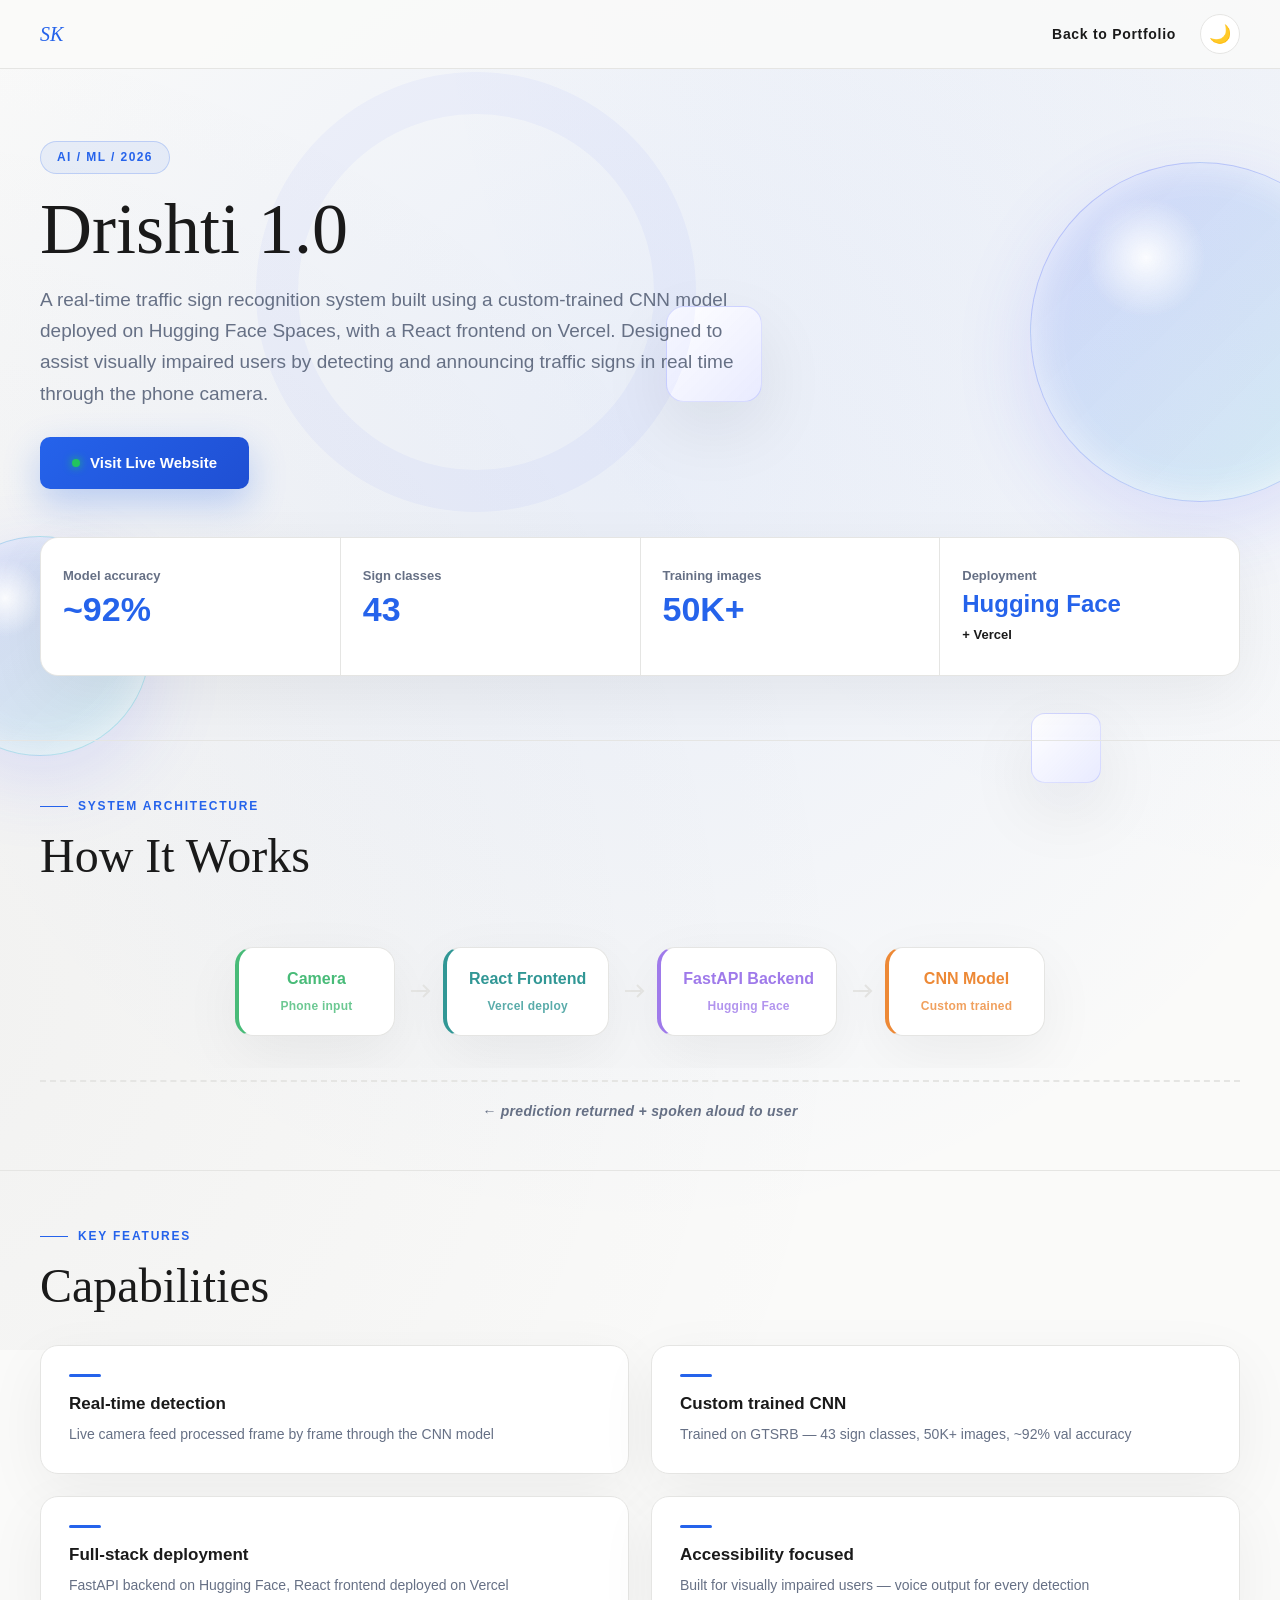
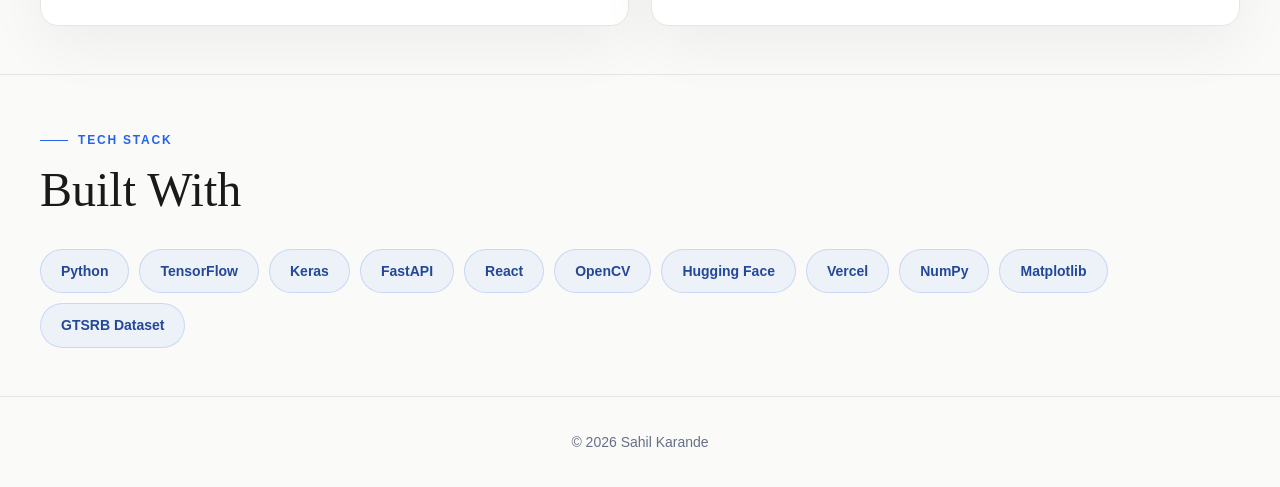
<file: drishti-project.html>
<!DOCTYPE html>
<html lang="en">
<head>
  <meta charset="UTF-8">
  <meta name="viewport" content="width=device-width, initial-scale=1.0">
  <title>Sahil Karande | Drishti 1.0 Project</title>
  <meta name="description" content="Drishti 1.0 — Real-time traffic sign & currency detection system using YOLOv8 and custom-trained CNN, deployed on Hugging Face + Vercel.">
  <link rel="stylesheet" href="animations.css">
  <style>
    :root {
      --accent: #2563EB;
      --accent-hover: #1d4ed8;
      --background: #fafaf9;
      --surface: #ffffff;
      --surface-strong: #ffffff;
      --border-color: #e5e5e3;
      --border: 1px solid var(--border-color);
      --text-primary: #1a1a1a;
      --text-muted: #667085;
      --hero-bg: #e6edfa;
      --shadow-soft: 0 14px 40px rgba(0, 0, 0, 0.06);
      --radius: 18px;
      --radius-sm: 10px;
      --shadow-subtle: 0 18px 60px rgba(26, 26, 26, 0.055);
      --shadow-hover: 0 28px 80px rgba(26, 26, 26, 0.1);
      /* Architecture flow colors */
      --flow-green: #48bb78;
      --flow-teal: #319795;
      --flow-purple: #9f7aea;
      --flow-orange: #ed8936;
    }

    [data-theme="dark"] {
      --background: #0b0f19;
      --surface: #121826;
      --surface-strong: #171f31;
      --border-color: #293248;
      --border: 1px solid var(--border-color);
      --text-primary: #f4f7fb;
      --text-muted: #a4adbd;
      --accent: #8b9bff;
      --accent-hover: #b8c1ff;
      --hero-bg: #1e293b;
      --shadow-soft: 0 24px 70px rgba(0, 0, 0, 0.32);
      --shadow-hover: 0 28px 80px rgba(0, 0, 0, 0.6);
      --flow-green: #48bb78;
      --flow-teal: #319795;
      --flow-purple: #9f7aea;
      --flow-orange: #ed8936;
    }

    * { box-sizing: border-box; margin: 0; padding: 0; }
    html { scroll-behavior: smooth; }

    body {
      min-height: 100vh;
      background: var(--background);
      color: var(--text-primary);
      font-family: "Helvetica Neue", Helvetica, Arial, sans-serif;
      line-height: 1.6;
      overflow-x: hidden;
      -webkit-font-smoothing: antialiased;
    }

    body::before {
      position: fixed;
      inset: -50%;
      z-index: -2;
      background-color: var(--background);
      background-image: 
        radial-gradient(circle at 50% 50%, rgba(37, 99, 235, 0.08) 0%, transparent 50%),
        radial-gradient(circle at 80% 20%, rgba(37, 99, 235, 0.06) 0%, transparent 40%),
        radial-gradient(circle at 20% 80%, rgba(26, 26, 26, 0.04) 0%, transparent 40%);
      background-size: 100% 100%;
      content: "";
      animation: softOrbDrift 25s ease-in-out infinite alternate;
      transform-origin: center;
    }

    @keyframes softOrbDrift {
      0%   { transform: rotate(0deg) scale(1); }
      50%  { transform: rotate(180deg) scale(1.1); }
      100% { transform: rotate(360deg) scale(1); }
    }

    a { color: inherit; text-decoration: none; }

    .container { width: 100%; max-width: 1600px; margin: 0 auto; padding: 0 40px; }

    /* NAV */
    .page-nav {
      position: sticky; top: 0; z-index: 10;
      border-bottom: var(--border);
      background: rgba(250, 250, 249, 0.82);
      
      -webkit-
    }
    .nav-inner {
      display: flex; align-items: center; justify-content: space-between; min-height: 68px;
    }
    .logo {
      color: var(--accent);
      font-family: Georgia, "Times New Roman", serif;
      font-size: 20px; font-style: italic;
    }
    .back-link {
      color: var(--text-primary); font-size: 14px; font-weight: 800; letter-spacing: 0.05em;
    }

    /* HERO */
    .project-hero { padding: 72px 0 48px; }
    .hero-top {
      display: flex; align-items: center; gap: 14px; margin-bottom: 18px;
    }
    .hero-badge {
      display: inline-flex; align-items: center; gap: 8px;
      padding: 6px 16px;
      border: 1px solid rgba(37, 99, 235, 0.22);
      border-radius: 999px;
      background: rgba(37, 99, 235, 0.07);
      color: var(--accent);
      font-size: 12px; font-weight: 800; letter-spacing: 0.12em; text-transform: uppercase;
    }
    .project-hero h1 {
      max-width: 700px; margin-bottom: 16px;
      font-family: Georgia, "Times New Roman", serif;
      font-size: clamp(40px, 6vw, 72px);
      font-weight: 400; line-height: 1.05;
    }
    .project-hero .desc {
      max-width: 720px; margin-bottom: 28px;
      color: var(--text-muted); font-size: 19px; line-height: 1.65;
    }
    .live-btn {
      display: inline-flex; align-items: center; gap: 10px;
      padding: 14px 32px;
      border: none; border-radius: var(--radius-sm);
      background: linear-gradient(135deg, var(--accent), #1f4fd3);
      box-shadow: 0 14px 36px rgba(37, 99, 235, 0.28);
      color: #fff; font-size: 15px; font-weight: 700;
      cursor: pointer; transition: all 0.2s ease;
    }
    .live-btn:hover {
      background: var(--accent-hover);
      transform: translateY(-2px);
      box-shadow: 0 18px 48px rgba(37, 99, 235, 0.35);
    }
    .live-dot {
      width: 8px; height: 8px; border-radius: 50%;
      background: #22c55e; box-shadow: 0 0 8px #22c55e;
      animation: pulse-dot 1.8s ease infinite;
    }
    @keyframes pulse-dot {
      0%, 100% { opacity: 1; transform: scale(1); }
      50% { opacity: 0.5; transform: scale(1.6); }
    }

    /* STATS */
    .stats-bar {
      display: grid; grid-template-columns: repeat(4, 1fr); gap: 1px;
      margin-bottom: 56px;
      border: var(--border); border-radius: var(--radius);
      background: var(--border-color);
      box-shadow: var(--shadow-subtle); overflow: hidden;
    }
    .stat-item {
      padding: 28px 22px;
      background: var(--surface);
      
      transition: background 0.2s ease;
    }
    .stat-item:hover { background: var(--surface-strong); }
    .stat-label-top {
      display: block; margin-bottom: 4px;
      color: var(--text-muted); font-size: 13px; font-weight: 600;
    }
    .stat-value {
      display: block; margin-bottom: 4px;
      color: var(--accent); font-size: 34px; font-weight: 900; line-height: 1.1;
    }
    .stat-label {
      color: var(--text-primary); font-size: 13px; font-weight: 600; line-height: 1.35;
    }

    /* SECTION SHARED */
    .section-label {
      display: inline-flex; align-items: center; gap: 10px;
      margin-bottom: 14px;
      color: var(--accent); font-size: 12px; font-weight: 700; letter-spacing: 0.15em;
    }
    .section-label::before {
      width: 28px; height: 1px; background: currentColor; content: "";
    }
    .section-heading {
      margin-bottom: 32px;
      font-family: Georgia, "Times New Roman", serif;
      font-size: clamp(30px, 4.5vw, 48px);
      font-weight: 400; line-height: 1.1;
    }
    .content-section {
      padding: 48px 0; border-top: var(--border);
    }

    /* ARCHITECTURE FLOW */
    .arch-pipeline {
      display: flex; align-items: center; justify-content: center; gap: 0;
      padding: 32px 0;
      overflow-x: auto;
    }
    .arch-block {
      display: flex; flex-direction: column; align-items: center; gap: 6px;
      min-width: 160px; padding: 18px 22px;
      border: var(--border); border-radius: var(--radius);
      background: var(--surface-strong);
      box-shadow: var(--shadow-subtle);
      text-align: center;
      transition: all 0.2s ease;
    }
    .arch-block:hover {
      box-shadow: var(--shadow-hover);
      transform: translateY(-3px);
    }
    .arch-block-name {
      font-size: 16px; font-weight: 800;
    }
    .arch-block-sub {
      font-size: 12px; font-weight: 700; letter-spacing: 0.02em;
    }
    .arch-block.camera { border-left: 4px solid var(--flow-green); }
    .arch-block.camera .arch-block-name { color: var(--flow-green); }
    .arch-block.camera .arch-block-sub { color: var(--flow-green); opacity: 0.8; }

    .arch-block.frontend { border-left: 4px solid var(--flow-teal); }
    .arch-block.frontend .arch-block-name { color: var(--flow-teal); }
    .arch-block.frontend .arch-block-sub { color: var(--flow-teal); opacity: 0.8; }

    .arch-block.backend { border-left: 4px solid var(--flow-purple); }
    .arch-block.backend .arch-block-name { color: var(--flow-purple); }
    .arch-block.backend .arch-block-sub { color: var(--flow-purple); opacity: 0.8; }

    .arch-block.model { border-left: 4px solid var(--flow-orange); }
    .arch-block.model .arch-block-name { color: var(--flow-orange); }
    .arch-block.model .arch-block-sub { color: var(--flow-orange); opacity: 0.8; }

    .arch-arrow {
      display: flex; align-items: center; justify-content: center;
      width: 48px; flex-shrink: 0;
      color: var(--border-color);
    }
    .arch-arrow svg {
      width: 32px; height: 32px;
    }

    .arch-feedback {
      margin-top: 12px; padding-top: 18px;
      border-top: 2px dashed var(--border-color);
      color: var(--text-muted);
      font-size: 14px; font-weight: 600; font-style: italic;
      text-align: center;
      letter-spacing: 0.02em;
    }

    /* FEATURES */
    .features-grid {
      display: grid; grid-template-columns: 1fr 1fr; gap: 22px;
    }
    .feature-card {
      padding: 28px;
      border: var(--border); border-radius: var(--radius);
      background: var(--surface);
      box-shadow: var(--shadow-subtle);
      transition: all 0.2s ease;
    }
    .feature-card:hover {
      background: var(--surface-strong);
      box-shadow: var(--shadow-hover);
      transform: translateY(-3px);
    }
    .feature-card::before {
      display: block; width: 32px; height: 3px;
      margin-bottom: 16px; border-radius: 2px;
      background: var(--accent);
      content: "";
    }
    .feature-card h3 {
      margin-bottom: 8px; font-size: 17px; font-weight: 800; line-height: 1.3;
    }
    .feature-card p {
      color: var(--text-muted); font-size: 14px; line-height: 1.6;
    }

    /* TECH STACK */
    .stack-wrap {
      display: flex; flex-wrap: wrap; gap: 10px;
    }
    .stack-pill {
      padding: 10px 20px;
      border: 1px solid rgba(37, 99, 235, 0.18);
      border-radius: 999px;
      background: rgba(37, 99, 235, 0.06);
      color: #234899;
      font-size: 14px; font-weight: 700;
      transition: all 0.15s ease;
    }
    .stack-pill:hover {
      background: var(--accent);
      border-color: var(--accent);
      color: #fff;
    }

    /* FOOTER */
    .site-footer {
      padding: 34px 0; border-top: var(--border);
      color: var(--text-muted); font-size: 14px; text-align: center;
    }

    /* ANIMATIONS */
    @keyframes fadeInUp {
      from { opacity: 0; transform: translateY(20px); }
      to { opacity: 1; transform: translateY(0); }
    }
    .animate-in { animation: fadeInUp 0.6s ease both; }
    .delay-1 { animation-delay: 0.1s; }
    .delay-2 { animation-delay: 0.2s; }
    .delay-3 { animation-delay: 0.3s; }
    .delay-4 { animation-delay: 0.4s; }

    /* RESPONSIVE */
    @media (max-width: 768px) {
      .container { padding: 0 22px; }
      .project-hero { padding: 52px 0 36px; }
      .stats-bar { grid-template-columns: repeat(2, 1fr); }
      .features-grid { grid-template-columns: 1fr; }
      .arch-pipeline { flex-direction: column; gap: 0; }
      .arch-arrow { transform: rotate(90deg); width: auto; height: 36px; }
      .stat-value { font-size: 28px; }
    }

    @media (max-width: 480px) {
      .project-hero h1 { font-size: 36px; }
      .project-hero .desc { font-size: 16px; }
      .stats-bar { grid-template-columns: 1fr; }
      .feature-card { padding: 20px; }
      .arch-block { min-width: 140px; padding: 14px 16px; }
    }

        .theme-toggle {
      display: flex;
      align-items: center;
      justify-content: center;
      width: 40px;
      height: 40px;
      border-radius: 50%;
      background: var(--surface-strong);
      border: 1px solid var(--border-color);
      cursor: pointer;
      color: var(--text-primary);
      font-size: 18px;
      transition: all 0.2s ease;
      margin-left: 8px;
    }
    .theme-toggle:hover {
      background: var(--border-color);
      transform: scale(1.05);
    }
    @media (max-width: 768px) {
      .theme-toggle { width: 36px; height: 36px; font-size: 16px; }
    }
    .theme-toggle:hover {
      opacity: 0.7;
    }

    
    .mobile-text { display: none; }
    @media (max-width: 480px) {
      .desktop-text { display: none; }
      .mobile-text { display: inline; }
    }
  
    /* Global Fix */
    html, body {
      max-width: 100%;
      overflow-x: hidden;
      position: relative;
      width: 100%;
    }
  </style>

  <script>
    const savedTheme = localStorage.getItem('portfolio-theme') || 'light';
    document.documentElement.setAttribute('data-theme', savedTheme);
    
    document.addEventListener('DOMContentLoaded', () => {
      const themeToggle = document.getElementById('themeToggle');
      if (themeToggle) {
        if (savedTheme === 'dark') {
          themeToggle.innerHTML = '☀️';
        } else {
          themeToggle.innerHTML = '🌙';
        }
        
        themeToggle.addEventListener('click', () => {
          const currentTheme = document.documentElement.getAttribute('data-theme') || 'light';
          const newTheme = currentTheme === 'light' ? 'dark' : 'light';
          document.documentElement.setAttribute('data-theme', newTheme);
          localStorage.setItem('portfolio-theme', newTheme);
          themeToggle.innerHTML = newTheme === 'dark' ? '☀️' : '🌙';
        });
      }
    });
  </script>
</head>
<body>
  <div class="ambient-scene" aria-hidden="true">
    <span class="ambient-orbit orbit-one"></span>
    <span class="ambient-orbit orbit-two"></span>
    <span class="ambient-cube cube-one"></span>
    <span class="ambient-cube cube-two"></span>
    <span class="ambient-ring"></span>
    <span class="dark-wave wave-one"></span>
    <span class="dark-wave wave-two"></span>
    <span class="dark-pulse pulse-one"></span>
    <span class="dark-pulse pulse-two"></span>
  </div>

  <!-- NAV -->
  <nav class="page-nav">
    <div class="container nav-inner">
      <a class="logo" href="index.html">SK</a>
      <div style="display: flex; align-items: center; gap: 16px;">
        <a class="back-link" href="index.html#projects">
          <span class="desktop-text">Back to Portfolio</span>
          <span class="mobile-text">Back</span>
        </a>
        <button class="theme-toggle" id="themeToggle" aria-label="Toggle Dark Mode">🌙</button>
      </div>
    </div>
  </nav>

  <main>
    <!-- HERO -->
    <header class="project-hero">
      <div class="container">
        <div class="hero-top animate-in">
          <span class="hero-badge">AI / ML / 2026</span>
        </div>
        <h1 class="animate-in delay-1">Drishti 1.0</h1>
        <p class="desc animate-in delay-2">A real-time traffic sign recognition system built using a custom-trained CNN model deployed on Hugging Face Spaces, with a React frontend on Vercel. Designed to assist visually impaired users by detecting and announcing traffic signs in real time through the phone camera.</p>
        <a class="live-btn animate-in delay-3" href="https://drishti-ai-frontend-omega.vercel.app/" target="_blank" rel="noopener noreferrer">
          <span class="live-dot"></span>
          Visit Live Website
        </a>
      </div>
    </header>

    <!-- STATS -->
    <section class="container" style="padding-bottom: 8px;">
      <div class="stats-bar animate-in delay-2">
        <div class="stat-item">
          <span class="stat-label-top">Model accuracy</span>
          <span class="stat-value">~92%</span>
        </div>
        <div class="stat-item">
          <span class="stat-label-top">Sign classes</span>
          <span class="stat-value">43</span>
        </div>
        <div class="stat-item">
          <span class="stat-label-top">Training images</span>
          <span class="stat-value">50K+</span>
        </div>
        <div class="stat-item">
          <span class="stat-label-top">Deployment</span>
          <span class="stat-value" style="font-size: 24px;">Hugging Face</span>
          <span class="stat-label">+ Vercel</span>
        </div>
      </div>
    </section>

    <!-- SYSTEM ARCHITECTURE -->
    <section class="content-section" id="architecture">
      <div class="container">
        <p class="section-label">SYSTEM ARCHITECTURE</p>
        <h2 class="section-heading">How It Works</h2>
        <div class="arch-pipeline animate-in">
          <div class="arch-block camera">
            <span class="arch-block-name">Camera</span>
            <span class="arch-block-sub">Phone input</span>
          </div>
          <div class="arch-arrow">
            <svg viewBox="0 0 32 32" fill="none" stroke="currentColor" stroke-width="2"><path d="M8 16h16M20 10l6 6-6 6"/></svg>
          </div>
          <div class="arch-block frontend">
            <span class="arch-block-name">React Frontend</span>
            <span class="arch-block-sub">Vercel deploy</span>
          </div>
          <div class="arch-arrow">
            <svg viewBox="0 0 32 32" fill="none" stroke="currentColor" stroke-width="2"><path d="M8 16h16M20 10l6 6-6 6"/></svg>
          </div>
          <div class="arch-block backend">
            <span class="arch-block-name">FastAPI Backend</span>
            <span class="arch-block-sub">Hugging Face</span>
          </div>
          <div class="arch-arrow">
            <svg viewBox="0 0 32 32" fill="none" stroke="currentColor" stroke-width="2"><path d="M8 16h16M20 10l6 6-6 6"/></svg>
          </div>
          <div class="arch-block model">
            <span class="arch-block-name">CNN Model</span>
            <span class="arch-block-sub">Custom trained</span>
          </div>
        </div>
        <p class="arch-feedback animate-in delay-1">← prediction returned + spoken aloud to user</p>
      </div>
    </section>

    <!-- KEY FEATURES -->
    <section class="content-section" id="features">
      <div class="container">
        <p class="section-label">KEY FEATURES</p>
        <h2 class="section-heading">Capabilities</h2>
        <div class="features-grid">
          <article class="feature-card animate-in">
            <h3>Real-time detection</h3>
            <p>Live camera feed processed frame by frame through the CNN model</p>
          </article>
          <article class="feature-card animate-in delay-1">
            <h3>Custom trained CNN</h3>
            <p>Trained on GTSRB — 43 sign classes, 50K+ images, ~92% val accuracy</p>
          </article>
          <article class="feature-card animate-in delay-2">
            <h3>Full-stack deployment</h3>
            <p>FastAPI backend on Hugging Face, React frontend deployed on Vercel</p>
          </article>
          <article class="feature-card animate-in delay-3">
            <h3>Accessibility focused</h3>
            <p>Built for visually impaired users — voice output for every detection</p>
          </article>
        </div>
      </div>
    </section>

    <!-- TECH STACK -->
    <section class="content-section" id="stack">
      <div class="container">
        <p class="section-label">TECH STACK</p>
        <h2 class="section-heading">Built With</h2>
        <div class="stack-wrap animate-in">
          <span class="stack-pill">Python</span>
          <span class="stack-pill">TensorFlow</span>
          <span class="stack-pill">Keras</span>
          <span class="stack-pill">FastAPI</span>
          <span class="stack-pill">React</span>
          <span class="stack-pill">OpenCV</span>
          <span class="stack-pill">Hugging Face</span>
          <span class="stack-pill">Vercel</span>
          <span class="stack-pill">NumPy</span>
          <span class="stack-pill">Matplotlib</span>
          <span class="stack-pill">GTSRB Dataset</span>
        </div>
      </div>
    </section>
  </main>

  <footer class="site-footer">
    <div class="container">
      <p>&copy; 2026 Sahil Karande</p>
    </div>
  </footer>

</body>
</html>
</file>
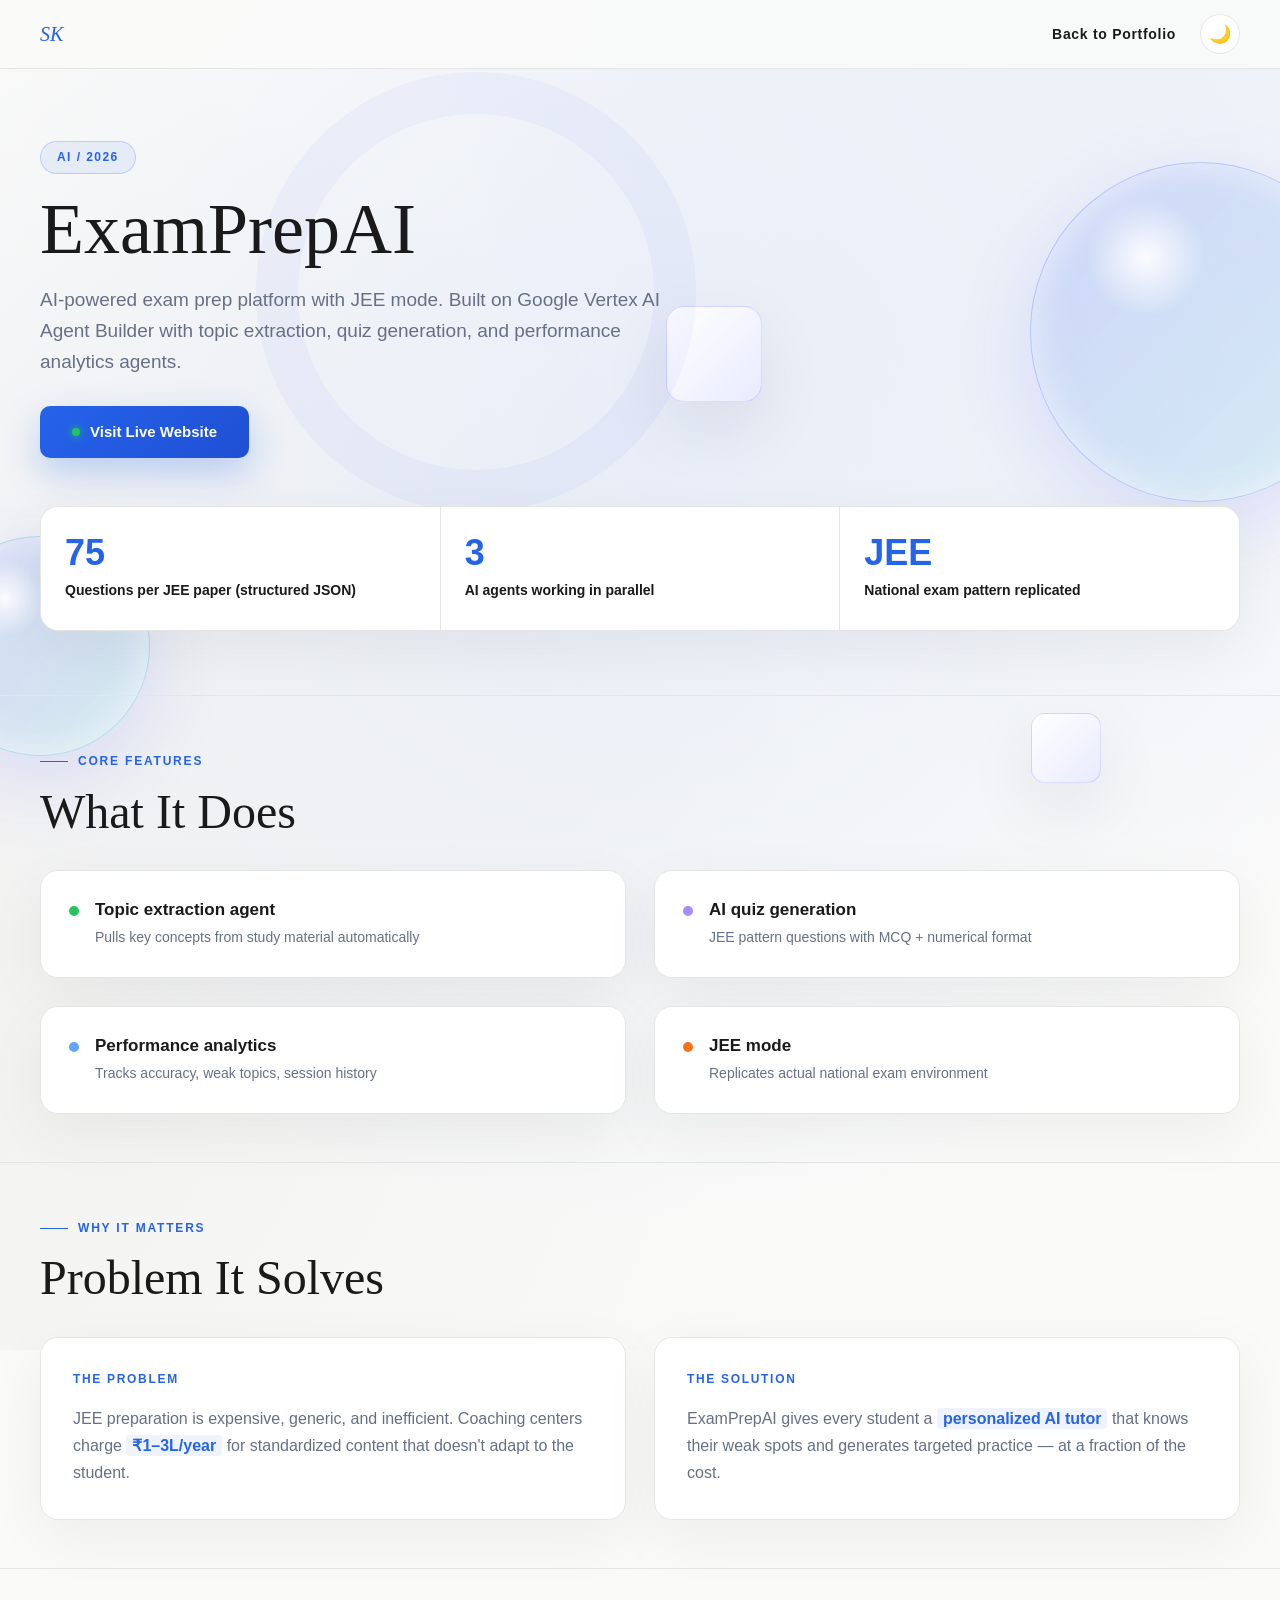
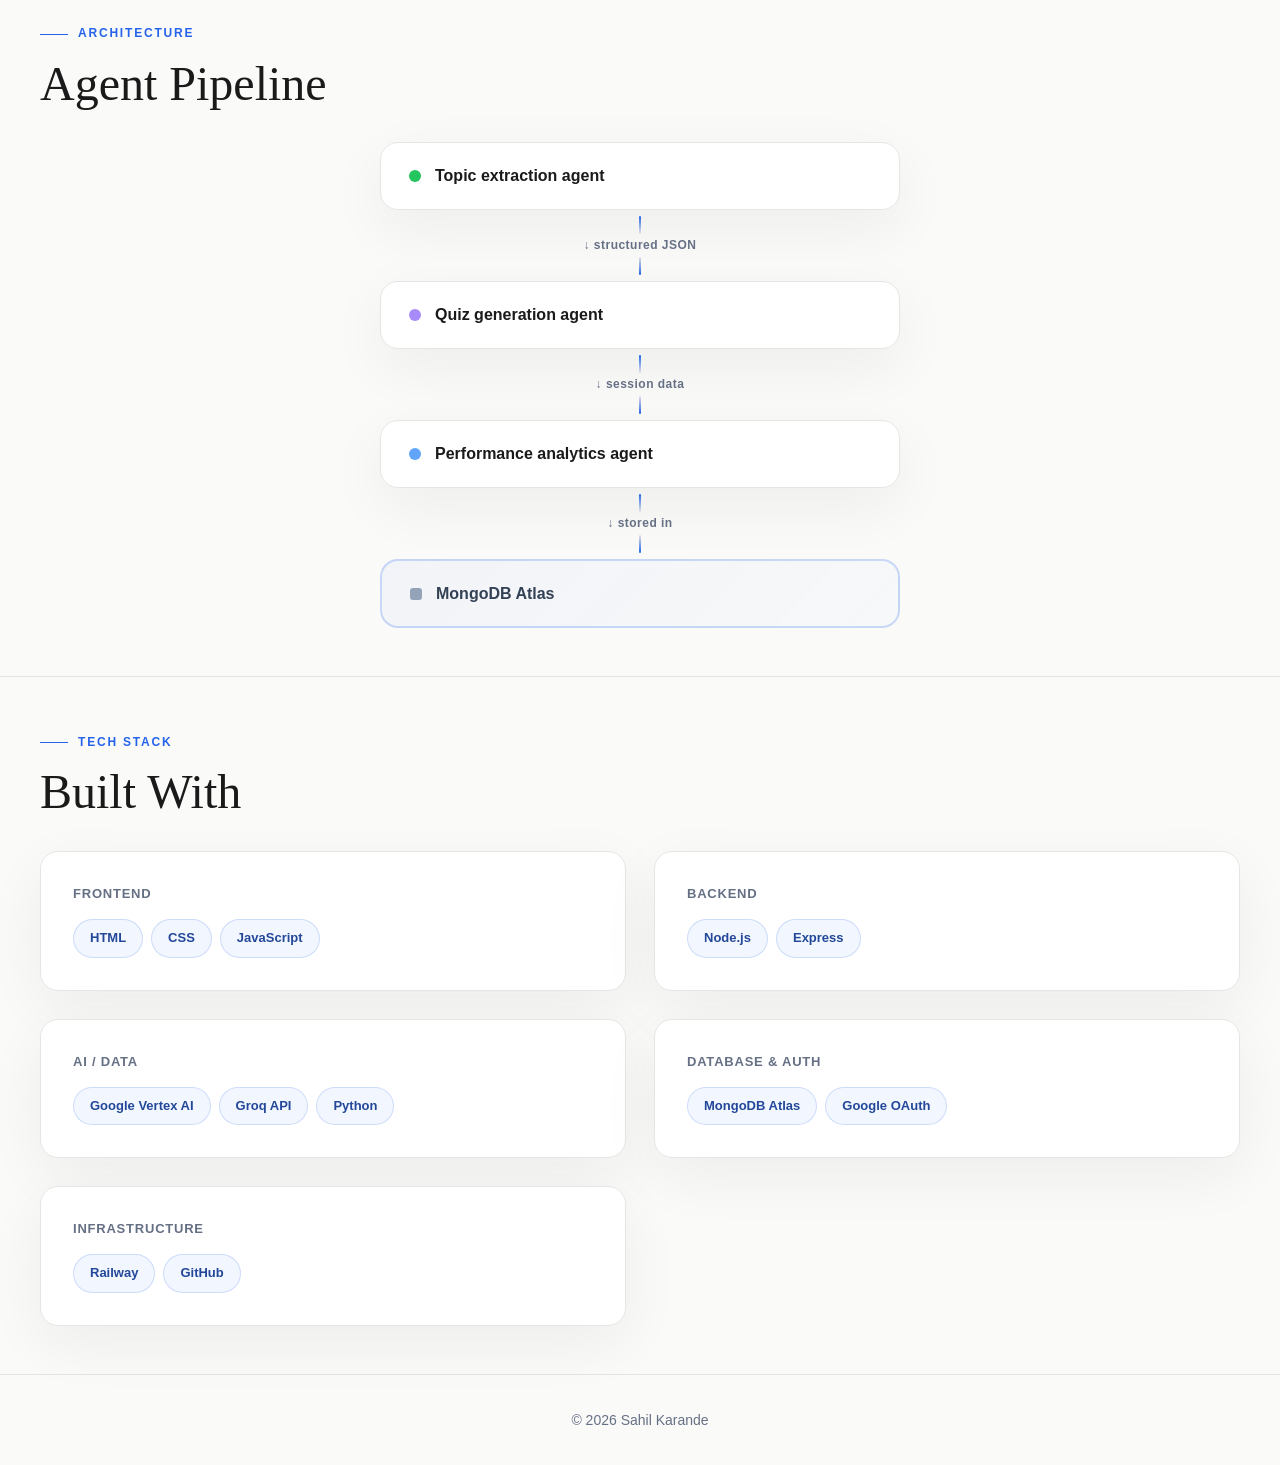
<file: examprep-project.html>
<!DOCTYPE html>
<html lang="en">
<head>
  <meta charset="UTF-8">
  <meta name="viewport" content="width=device-width, initial-scale=1.0">
  <title>Sahil Karande | ExamPrepAI Project</title>
  <meta name="description" content="ExamPrepAI — AI-powered exam prep platform with JEE mode, built with Google Vertex AI, Node.js, and MongoDB Atlas.">
  <link rel="stylesheet" href="animations.css">
  <style>
    :root {
      --accent: #2563EB;
      --accent-hover: #1d4ed8;
      --background: #fafaf9;
      --surface: #ffffff;
      --surface-strong: #ffffff;
      --border-color: #e5e5e3;
      --border: 1px solid var(--border-color);
      --text-primary: #1a1a1a;
      --text-muted: #667085;
      --hero-bg: #e6edfa;
      --shadow-soft: 0 14px 40px rgba(0, 0, 0, 0.06);
      --radius: 18px;
      --radius-sm: 10px;
      --shadow-subtle: 0 18px 60px rgba(26, 26, 26, 0.055);
      --shadow-hover: 0 28px 80px rgba(26, 26, 26, 0.1);
      --green: #22c55e;
      --purple: #a78bfa;
      --blue: #60a5fa;
      --orange: #f97316;
    }

    [data-theme="dark"] {
      --background: #0b0f19;
      --surface: #121826;
      --surface-strong: #171f31;
      --border-color: #293248;
      --border: 1px solid var(--border-color);
      --text-primary: #f4f7fb;
      --text-muted: #a4adbd;
      --accent: #8b9bff;
      --accent-hover: #b8c1ff;
      --hero-bg: #1e293b;
      --shadow-soft: 0 24px 70px rgba(0, 0, 0, 0.32);
      --shadow-hover: 0 28px 80px rgba(0, 0, 0, 0.6);
      --green: #22c55e;
      --purple: #a78bfa;
      --blue: #60a5fa;
      --orange: #f97316;
    }

    * { box-sizing: border-box; margin: 0; padding: 0; }

    html { scroll-behavior: smooth; }

    body {
      min-height: 100vh;
      background: var(--background);
      color: var(--text-primary);
      font-family: "Helvetica Neue", Helvetica, Arial, sans-serif;
      line-height: 1.6;
      overflow-x: hidden;
      -webkit-font-smoothing: antialiased;
    }

    body::before {
      position: fixed;
      inset: -50%;
      z-index: -2;
      background-color: var(--background);
      background-image: 
        radial-gradient(circle at 50% 50%, rgba(37, 99, 235, 0.08) 0%, transparent 50%),
        radial-gradient(circle at 80% 20%, rgba(37, 99, 235, 0.06) 0%, transparent 40%),
        radial-gradient(circle at 20% 80%, rgba(26, 26, 26, 0.04) 0%, transparent 40%);
      background-size: 100% 100%;
      content: "";
      animation: softOrbDrift 25s ease-in-out infinite alternate;
      transform-origin: center;
    }

    @keyframes softOrbDrift {
      0%   { transform: rotate(0deg) scale(1); }
      50%  { transform: rotate(180deg) scale(1.1); }
      100% { transform: rotate(360deg) scale(1); }
    }

    a { color: inherit; text-decoration: none; }

    .container { width: 100%; max-width: 1600px; margin: 0 auto; padding: 0 40px; }

    /* NAV */
    .page-nav {
      position: sticky; top: 0; z-index: 10;
      border-bottom: var(--border);
      background: rgba(250, 250, 249, 0.82);
      
      -webkit-
    }
    .nav-inner {
      display: flex; align-items: center; justify-content: space-between; min-height: 68px;
    }
    .logo {
      color: var(--accent);
      font-family: Georgia, "Times New Roman", serif;
      font-size: 20px; font-style: italic;
    }
    .back-link {
      color: var(--text-primary); font-size: 14px; font-weight: 800; letter-spacing: 0.05em;
    }

    /* HERO BANNER */
    .project-hero {
      padding: 72px 0 48px;
    }
    .hero-top {
      display: flex; align-items: center; gap: 14px;
      margin-bottom: 18px;
    }
    .hero-badge {
      display: inline-flex; align-items: center; gap: 8px;
      padding: 6px 16px;
      border: 1px solid rgba(37, 99, 235, 0.22);
      border-radius: 999px;
      background: rgba(37, 99, 235, 0.07);
      color: var(--accent);
      font-size: 12px; font-weight: 800; letter-spacing: 0.12em; text-transform: uppercase;
    }
    .project-hero h1 {
      max-width: 700px;
      margin-bottom: 16px;
      font-family: Georgia, "Times New Roman", serif;
      font-size: clamp(40px, 6vw, 72px);
      font-weight: 400; line-height: 1.05;
    }
    .project-hero .desc {
      max-width: 660px;
      margin-bottom: 28px;
      color: var(--text-muted);
      font-size: 19px; line-height: 1.65;
    }
    .live-btn {
      display: inline-flex; align-items: center; gap: 10px;
      padding: 14px 32px;
      border: none; border-radius: var(--radius-sm);
      background: linear-gradient(135deg, var(--accent), #1f4fd3);
      box-shadow: 0 14px 36px rgba(37, 99, 235, 0.28);
      color: #fff;
      font-size: 15px; font-weight: 700;
      cursor: pointer;
      transition: all 0.2s ease;
    }
    .live-btn:hover {
      background: var(--accent-hover);
      transform: translateY(-2px);
      box-shadow: 0 18px 48px rgba(37, 99, 235, 0.35);
    }
    .live-dot {
      width: 8px; height: 8px;
      border-radius: 50%;
      background: #22c55e;
      box-shadow: 0 0 8px #22c55e;
      animation: pulse-dot 1.8s ease infinite;
    }
    @keyframes pulse-dot {
      0%, 100% { opacity: 1; transform: scale(1); }
      50% { opacity: 0.5; transform: scale(1.6); }
    }

    /* STATS BAR */
    .stats-bar {
      display: grid;
      grid-template-columns: repeat(3, 1fr);
      gap: 1px;
      margin-bottom: 56px;
      border: var(--border);
      border-radius: var(--radius);
      background: var(--border-color);
      box-shadow: var(--shadow-subtle);
      overflow: hidden;
    }
    .stat-item {
      padding: 28px 24px;
      background: var(--surface);
      
      transition: background 0.2s ease;
    }
    .stat-item:hover { background: var(--surface-strong); }
    .stat-value {
      display: block;
      margin-bottom: 6px;
      color: var(--accent);
      font-size: 36px; font-weight: 900; line-height: 1;
    }
    .stat-label {
      color: var(--text-primary); font-size: 14px; font-weight: 600; line-height: 1.4;
    }

    /* SECTION SHARED */
    .section-label {
      display: inline-flex; align-items: center; gap: 10px;
      margin-bottom: 14px;
      color: var(--accent);
      font-size: 12px; font-weight: 700; letter-spacing: 0.15em;
    }
    .section-label::before {
      width: 28px; height: 1px; background: currentColor; content: "";
    }
    .section-heading {
      margin-bottom: 32px;
      font-family: Georgia, "Times New Roman", serif;
      font-size: clamp(30px, 4.5vw, 48px);
      font-weight: 400; line-height: 1.1;
    }
    .content-section {
      padding: 48px 0;
      border-top: var(--border);
    }

    /* FEATURES */
    .features-grid {
      display: grid;
      grid-template-columns: 1fr 1fr;
      gap: 28px;
    }
    .feature-card {
      display: flex; gap: 16px; align-items: flex-start;
      padding: 28px;
      border: var(--border);
      border-radius: var(--radius);
      background: var(--surface);
      box-shadow: var(--shadow-subtle);
      transition: all 0.2s ease;
    }
    .feature-card:hover {
      background: var(--surface-strong);
      box-shadow: var(--shadow-hover);
      transform: translateY(-3px);
    }
    .feature-dot {
      flex-shrink: 0;
      width: 10px; height: 10px;
      margin-top: 7px;
      border-radius: 50%;
    }
    .feature-dot.green { background: var(--green); }
    .feature-dot.purple { background: var(--purple); }
    .feature-dot.blue { background: var(--blue); }
    .feature-dot.orange { background: var(--orange); }
    .feature-card h3 {
      margin-bottom: 6px;
      font-size: 17px; font-weight: 800; line-height: 1.3;
    }
    .feature-card p {
      color: var(--text-muted); font-size: 14px; line-height: 1.55;
    }

    /* PROBLEM */
    .problem-grid {
      display: grid;
      grid-template-columns: 1fr 1fr;
      gap: 28px;
    }
    .problem-card {
      padding: 32px;
      border: var(--border);
      border-radius: var(--radius);
      background: var(--surface);
      box-shadow: var(--shadow-subtle);
    }
    .problem-card h3 {
      margin-bottom: 16px;
      color: var(--accent);
      font-size: 12px; font-weight: 700;
      letter-spacing: 0.14em; text-transform: uppercase;
    }
    .problem-card p {
      color: var(--text-muted); font-size: 16px; line-height: 1.7;
    }
    .problem-card p + p {
      margin-top: 16px;
    }
    .problem-card .highlight {
      display: inline;
      padding: 2px 6px;
      border-radius: 4px;
      background: rgba(37, 99, 235, 0.08);
      color: var(--accent);
      font-weight: 700;
    }

    /* TECH STACK */
    .stack-grid {
      display: grid;
      grid-template-columns: repeat(2, 1fr);
      gap: 28px;
    }
    .stack-card {
      padding: 32px;
      border: var(--border);
      border-radius: var(--radius);
      background: var(--surface);
      box-shadow: var(--shadow-subtle);
      transition: all 0.2s ease;
    }
    .stack-card:hover {
      background: var(--surface-strong);
      box-shadow: var(--shadow-hover);
      transform: translateY(-3px);
    }
    .stack-category {
      display: block;
      margin-bottom: 14px;
      color: var(--text-muted);
      font-size: 13px; font-weight: 700;
      letter-spacing: 0.06em; text-transform: uppercase;
    }
    .stack-pills {
      display: flex; flex-wrap: wrap; gap: 8px;
    }
    .stack-pill {
      padding: 8px 16px;
      border: 1px solid rgba(37, 99, 235, 0.18);
      border-radius: 999px;
      background: rgba(37, 99, 235, 0.06);
      color: #234899;
      font-size: 13px; font-weight: 700;
      transition: all 0.15s ease;
    }
    .stack-pill:hover {
      background: var(--accent);
      border-color: var(--accent);
      color: #fff;
    }

    /* ARCHITECTURE */
    .arch-flow {
      display: flex;
      flex-direction: column;
      align-items: center;
      gap: 0;
      max-width: 520px;
      margin: 0 auto;
    }
    .arch-node {
      display: flex; align-items: center; gap: 14px;
      width: 100%;
      padding: 20px 28px;
      border: var(--border);
      border-radius: var(--radius);
      background: var(--surface-strong);
      box-shadow: var(--shadow-subtle);
      transition: all 0.2s ease;
    }
    .arch-node:hover {
      box-shadow: var(--shadow-hover);
      transform: scale(1.02);
    }
    .arch-dot {
      flex-shrink: 0;
      width: 12px; height: 12px;
      border-radius: 50%;
    }
    .arch-node h4 {
      font-size: 16px; font-weight: 800;
    }
    .arch-arrow {
      display: flex;
      flex-direction: column;
      align-items: center;
      gap: 2px;
      padding: 6px 0;
      color: var(--text-muted);
      font-size: 12px; font-weight: 700;
      letter-spacing: 0.04em;
    }
    .arch-arrow::after {
      content: "";
      width: 2px; height: 18px;
      background: linear-gradient(var(--border-color), var(--accent));
      border-radius: 2px;
    }
    .arch-arrow::before {
      content: "";
      width: 2px; height: 18px;
      background: linear-gradient(var(--accent), var(--border-color));
      border-radius: 2px;
    }
    .arch-db {
      display: flex; align-items: center; gap: 14px;
      width: 100%;
      padding: 20px 28px;
      border: 2px solid rgba(37, 99, 235, 0.22);
      border-radius: var(--radius);
      background: linear-gradient(135deg, rgba(37, 99, 235, 0.04), rgba(37, 99, 235, 0.01));
    }
    .arch-db-dot {
      flex-shrink: 0;
      width: 12px; height: 12px;
      border-radius: 3px;
      background: #94a3b8;
    }
    .arch-db h4 {
      font-size: 16px; font-weight: 800;
      color: #334155;
    }

    /* FOOTER */
    .site-footer {
      padding: 34px 0;
      border-top: var(--border);
      color: var(--text-muted);
      font-size: 14px; text-align: center;
    }

    /* ANIMATIONS */
    @keyframes fadeInUp {
      from { opacity: 0; transform: translateY(20px); }
      to { opacity: 1; transform: translateY(0); }
    }
    .animate-in {
      animation: fadeInUp 0.6s ease both;
    }
    .delay-1 { animation-delay: 0.1s; }
    .delay-2 { animation-delay: 0.2s; }
    .delay-3 { animation-delay: 0.3s; }
    .delay-4 { animation-delay: 0.4s; }

    /* RESPONSIVE */
    @media (max-width: 768px) {
      .container { padding: 0 22px; }
      .project-hero { padding: 52px 0 36px; }
      .stats-bar { grid-template-columns: 1fr; }
      .features-grid,
      .problem-grid,
      .stack-grid { grid-template-columns: 1fr; }
      .stat-value { font-size: 28px; }
    }

    @media (max-width: 480px) {
      .project-hero h1 { font-size: 36px; }
      .project-hero .desc { font-size: 16px; }
      .feature-card { padding: 20px; }
      .stack-card { padding: 22px; }
      .problem-card { padding: 22px; }
      .arch-node, .arch-db { padding: 16px 20px; }
    }

        .theme-toggle {
      display: flex;
      align-items: center;
      justify-content: center;
      width: 40px;
      height: 40px;
      border-radius: 50%;
      background: var(--surface-strong);
      border: 1px solid var(--border-color);
      cursor: pointer;
      color: var(--text-primary);
      font-size: 18px;
      transition: all 0.2s ease;
      margin-left: 8px;
    }
    .theme-toggle:hover {
      background: var(--border-color);
      transform: scale(1.05);
    }
    @media (max-width: 768px) {
      .theme-toggle { width: 36px; height: 36px; font-size: 16px; }
    }
    .mobile-text { display: none; }
    @media (max-width: 480px) {
      .desktop-text { display: none; }
      .mobile-text { display: inline; }
      
    }
  
    /* Global Fix */
    html, body {
      max-width: 100%;
      overflow-x: hidden;
      position: relative;
      width: 100%;
    }
  </style>

  <script>
    const savedTheme = localStorage.getItem('portfolio-theme') || 'light';
    document.documentElement.setAttribute('data-theme', savedTheme);
    
    document.addEventListener('DOMContentLoaded', () => {
      const themeToggle = document.getElementById('themeToggle');
      if (themeToggle) {
        if (savedTheme === 'dark') {
          themeToggle.innerHTML = '☀️';
        } else {
          themeToggle.innerHTML = '🌙';
        }
        
        themeToggle.addEventListener('click', () => {
          const currentTheme = document.documentElement.getAttribute('data-theme') || 'light';
          const newTheme = currentTheme === 'light' ? 'dark' : 'light';
          document.documentElement.setAttribute('data-theme', newTheme);
          localStorage.setItem('portfolio-theme', newTheme);
          themeToggle.innerHTML = newTheme === 'dark' ? '☀️' : '🌙';
        });
      }
    });
  </script>
</head>
<body>
  <div class="ambient-scene" aria-hidden="true">
    <span class="ambient-orbit orbit-one"></span>
    <span class="ambient-orbit orbit-two"></span>
    <span class="ambient-cube cube-one"></span>
    <span class="ambient-cube cube-two"></span>
    <span class="ambient-ring"></span>
    <span class="dark-wave wave-one"></span>
    <span class="dark-wave wave-two"></span>
    <span class="dark-pulse pulse-one"></span>
    <span class="dark-pulse pulse-two"></span>
  </div>

  <!-- NAV -->
  <nav class="page-nav">
    <div class="container nav-inner">
      <a class="logo" href="index.html">SK</a>
      <div style="display: flex; align-items: center; gap: 16px;">
        <a class="back-link" href="index.html#projects">
          <span class="desktop-text">Back to Portfolio</span>
          <span class="mobile-text">Back</span>
        </a>
        <button class="theme-toggle" id="themeToggle" aria-label="Toggle Dark Mode">🌙</button>
      </div>
    </div>
  </nav>

  <main>
    <!-- HERO -->
    <header class="project-hero">
      <div class="container">
        <div class="hero-top animate-in">
          <span class="hero-badge">AI / 2026</span>
        </div>
        <h1 class="animate-in delay-1">ExamPrepAI</h1>
        <p class="desc animate-in delay-2">AI-powered exam prep platform with JEE mode. Built on Google Vertex AI Agent Builder with topic extraction, quiz generation, and performance analytics agents.</p>
        <a class="live-btn animate-in delay-3" href="https://exam-prep-ai-production.up.railway.app/" target="_blank" rel="noopener noreferrer">
          <span class="live-dot"></span>
          Visit Live Website
        </a>
      </div>
    </header>

    <!-- STATS -->
    <section class="container" style="padding-bottom: 8px;">
      <div class="stats-bar animate-in delay-2">
        <div class="stat-item">
          <span class="stat-value">75</span>
          <span class="stat-label">Questions per JEE paper (structured JSON)</span>
        </div>
        <div class="stat-item">
          <span class="stat-value">3</span>
          <span class="stat-label">AI agents working in parallel</span>
        </div>
        <div class="stat-item">
          <span class="stat-value">JEE</span>
          <span class="stat-label">National exam pattern replicated</span>
        </div>
      </div>
    </section>

    <!-- CORE FEATURES -->
    <section class="content-section" id="features">
      <div class="container">
        <p class="section-label">CORE FEATURES</p>
        <h2 class="section-heading">What It Does</h2>
        <div class="features-grid">
          <article class="feature-card animate-in">
            <span class="feature-dot green"></span>
            <div>
              <h3>Topic extraction agent</h3>
              <p>Pulls key concepts from study material automatically</p>
            </div>
          </article>
          <article class="feature-card animate-in delay-1">
            <span class="feature-dot purple"></span>
            <div>
              <h3>AI quiz generation</h3>
              <p>JEE pattern questions with MCQ + numerical format</p>
            </div>
          </article>
          <article class="feature-card animate-in delay-2">
            <span class="feature-dot blue"></span>
            <div>
              <h3>Performance analytics</h3>
              <p>Tracks accuracy, weak topics, session history</p>
            </div>
          </article>
          <article class="feature-card animate-in delay-3">
            <span class="feature-dot orange"></span>
            <div>
              <h3>JEE mode</h3>
              <p>Replicates actual national exam environment</p>
            </div>
          </article>
        </div>
      </div>
    </section>

    <!-- PROBLEM IT SOLVES -->
    <section class="content-section" id="problem">
      <div class="container">
        <p class="section-label">WHY IT MATTERS</p>
        <h2 class="section-heading">Problem It Solves</h2>
        <div class="problem-grid">
          <div class="problem-card animate-in">
            <h3>The Problem</h3>
            <p>JEE preparation is expensive, generic, and inefficient. Coaching centers charge <span class="highlight">₹1–3L/year</span> for standardized content that doesn't adapt to the student.</p>
          </div>
          <div class="problem-card animate-in delay-1">
            <h3>The Solution</h3>
            <p>ExamPrepAI gives every student a <span class="highlight">personalized AI tutor</span> that knows their weak spots and generates targeted practice — at a fraction of the cost.</p>
          </div>
        </div>
      </div>
    </section>

    <!-- ARCHITECTURE -->
    <section class="content-section" id="architecture">
      <div class="container">
        <p class="section-label">ARCHITECTURE</p>
        <h2 class="section-heading">Agent Pipeline</h2>
        <div class="arch-flow animate-in">
          <div class="arch-node">
            <span class="arch-dot" style="background: var(--green);"></span>
            <h4>Topic extraction agent</h4>
          </div>
          <div class="arch-arrow">↓ structured JSON</div>
          <div class="arch-node">
            <span class="arch-dot" style="background: var(--purple);"></span>
            <h4>Quiz generation agent</h4>
          </div>
          <div class="arch-arrow">↓ session data</div>
          <div class="arch-node">
            <span class="arch-dot" style="background: var(--blue);"></span>
            <h4>Performance analytics agent</h4>
          </div>
          <div class="arch-arrow">↓ stored in</div>
          <div class="arch-db">
            <span class="arch-db-dot"></span>
            <h4>MongoDB Atlas</h4>
          </div>
        </div>
      </div>
    </section>

    <!-- TECH STACK -->
    <section class="content-section" id="stack">
      <div class="container">
        <p class="section-label">TECH STACK</p>
        <h2 class="section-heading">Built With</h2>
        <div class="stack-grid">
          <div class="stack-card animate-in">
            <span class="stack-category">Frontend</span>
            <div class="stack-pills">
              <span class="stack-pill">HTML</span>
              <span class="stack-pill">CSS</span>
              <span class="stack-pill">JavaScript</span>
            </div>
          </div>
          <div class="stack-card animate-in delay-1">
            <span class="stack-category">Backend</span>
            <div class="stack-pills">
              <span class="stack-pill">Node.js</span>
              <span class="stack-pill">Express</span>
            </div>
          </div>
          <div class="stack-card animate-in delay-2">
            <span class="stack-category">AI / Data</span>
            <div class="stack-pills">
              <span class="stack-pill">Google Vertex AI</span>
              <span class="stack-pill">Groq API</span>
              <span class="stack-pill">Python</span>
            </div>
          </div>
          <div class="stack-card animate-in delay-3">
            <span class="stack-category">Database & Auth</span>
            <div class="stack-pills">
              <span class="stack-pill">MongoDB Atlas</span>
              <span class="stack-pill">Google OAuth</span>
            </div>
          </div>
          <div class="stack-card animate-in delay-4">
            <span class="stack-category">Infrastructure</span>
            <div class="stack-pills">
              <span class="stack-pill">Railway</span>
              <span class="stack-pill">GitHub</span>
            </div>
          </div>
        </div>
      </div>
    </section>
  </main>

  <footer class="site-footer">
    <div class="container">
      <p>&copy; 2026 Sahil Karande</p>
    </div>
  </footer>

</body>
</html>
</file>
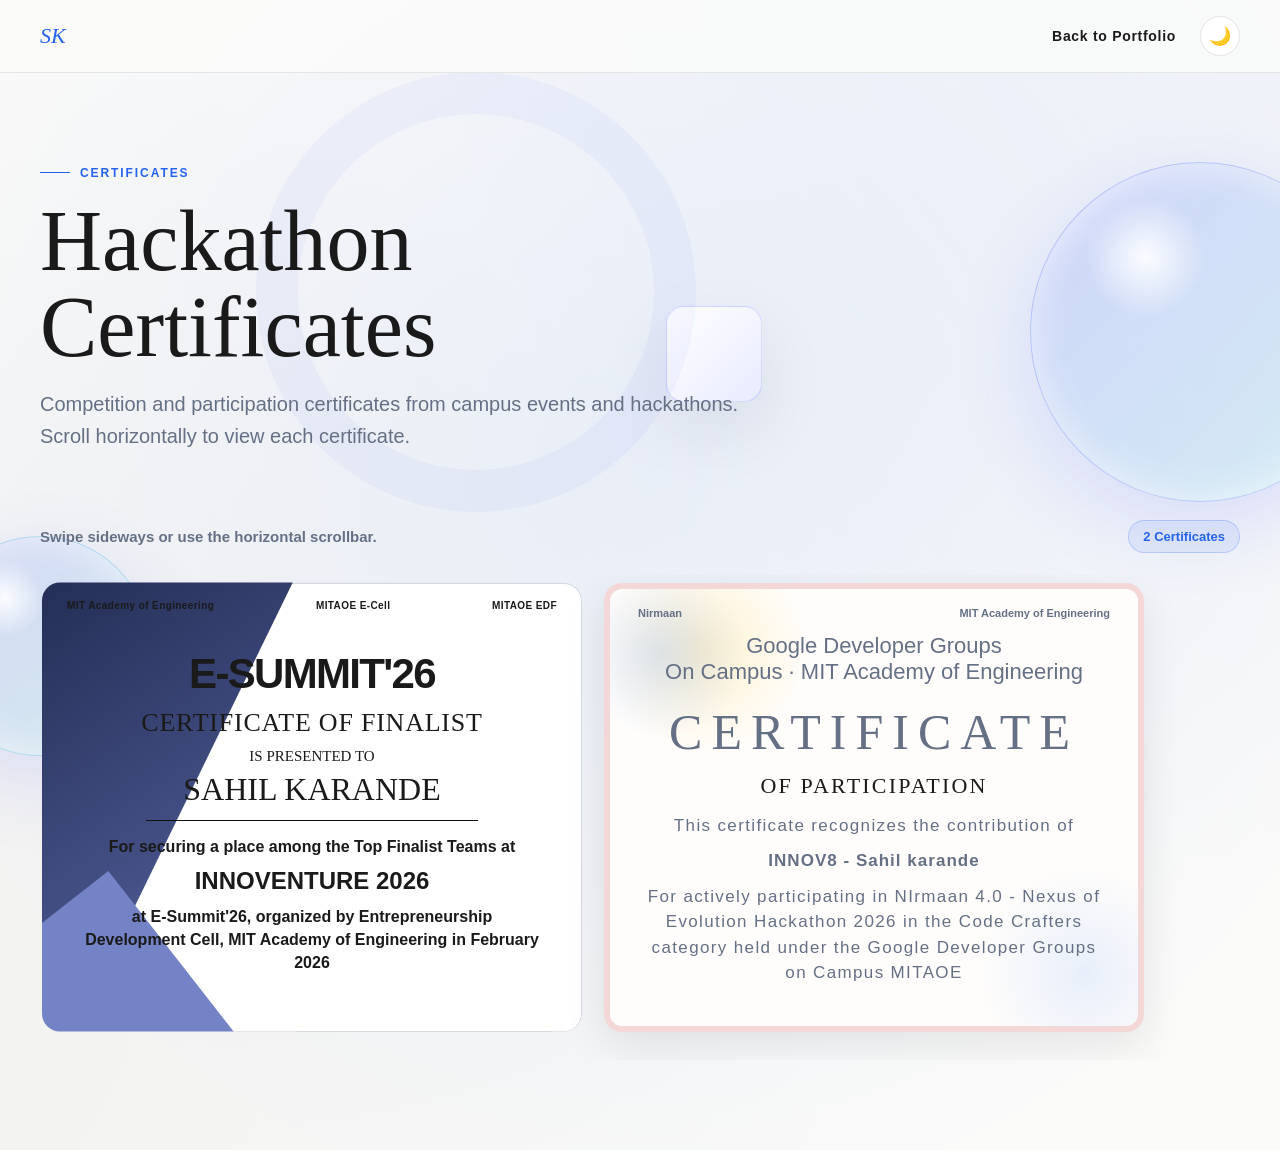
<file: hackathon-certificates.html>
<!DOCTYPE html>
<html lang="en">
<head>
  <meta charset="UTF-8">
  <meta name="viewport" content="width=device-width, initial-scale=1.0">
  <title>Sahil Karande | Hackathon Certificates</title>
  <link rel="stylesheet" href="animations.css">
  <style>
    :root {
      --accent: #2563EB;
      --accent-hover: #1d4ed8;
      --background: #fafaf9;
      --surface: #ffffff;
      --surface-strong: #ffffff;
      --border-color: #e5e5e3;
      --border: 1px solid var(--border-color);
      --text-primary: #1a1a1a;
      --text-muted: #667085;
      --hackathon-yellow: #f59e0b;
      --hackathon-red: #ef4444;
      --sih-blue: #1e3a8a;
      --radius: 18px;
    }

    [data-theme="dark"] {
      --background: #0b0f19;
      --surface: #121826;
      --surface-strong: #171f31;
      --border-color: #293248;
      --border: 1px solid var(--border-color);
      --text-primary: #f4f7fb;
      --text-muted: #a4adbd;
      --accent: #8b9bff;
      --accent-hover: #b8c1ff;
      --hackathon-yellow: #fbbf24;
      --hackathon-red: #f87171;
      --sih-blue: #3b82f6;
      --shadow-soft: 0 24px 70px rgba(0, 0, 0, 0.32);
    }

    * {
      box-sizing: border-box;
      margin: 0;
      padding: 0;
    }

    html {
      scroll-behavior: smooth;
      scrollbar-color: rgba(37, 99, 235, 0.45) transparent;
    }

    body {
      min-height: 100vh;
      color: var(--text-primary);
      font-family: "Helvetica Neue", Helvetica, Arial, sans-serif;
      overflow-x: hidden;
      -webkit-font-smoothing: antialiased;
    }

    body::before {
      position: fixed;
      inset: -50%;
      z-index: -2;
      background-color: var(--background);
      background-image: 
        radial-gradient(circle at 50% 50%, rgba(37, 99, 235, 0.08) 0%, transparent 50%),
        radial-gradient(circle at 80% 20%, rgba(37, 99, 235, 0.06) 0%, transparent 40%),
        radial-gradient(circle at 20% 80%, rgba(26, 26, 26, 0.04) 0%, transparent 40%);
      background-size: 100% 100%;
      content: "";
      animation: softOrbDrift 25s ease-in-out infinite alternate;
      transform-origin: center;
    }

    @keyframes softOrbDrift {
      0%   { transform: rotate(0deg) scale(1); }
      50%  { transform: rotate(180deg) scale(1.1); }
      100% { transform: rotate(360deg) scale(1); }
    }

    a {
      color: inherit;
      text-decoration: none;
    }

    .container {
      width: 100%;
      max-width: 1600px;
      margin: 0 auto;
      padding: 0 40px;
    }

    .page-nav {
      position: sticky;
      top: 0;
      z-index: 5;
      border-bottom: var(--border);
      background: rgba(250, 250, 249, 0.82);
      
      -webkit-
    }

    .nav-inner {
      display: flex;
      align-items: center;
      justify-content: space-between;
      min-height: 72px;
    }

    .logo {
      color: var(--accent);
      font-family: Georgia, "Times New Roman", serif;
      font-size: 22px;
      font-style: italic;
    }

    .back-link {
      color: var(--text-primary);
      font-size: 14px;
      font-weight: 800;
      letter-spacing: 0.05em;
    }

    .hero {
      padding: 86px 0 46px;
    }

    .label {
      display: inline-flex;
      align-items: center;
      gap: 10px;
      margin-bottom: 18px;
      color: var(--accent);
      font-size: 12px;
      font-weight: 900;
      letter-spacing: 0.16em;
      text-transform: uppercase;
    }

    .label::before {
      width: 30px;
      height: 1px;
      background: currentColor;
      content: "";
    }

    h1 {
      max-width: 780px;
      margin-bottom: 18px;
      font-family: Georgia, "Times New Roman", serif;
      font-size: clamp(44px, 7vw, 86px);
      font-weight: 400;
      line-height: 1;
    }

    .intro {
      max-width: 720px;
      color: var(--text-muted);
      font-size: 20px;
      line-height: 1.6;
    }

    .gallery-shell {
      padding: 22px 0 90px;
    }

    .gallery-top {
      display: flex;
      align-items: center;
      justify-content: space-between;
      gap: 18px;
      margin-bottom: 22px;
    }

    .gallery-top p {
      color: var(--text-muted);
      font-size: 15px;
      font-weight: 700;
    }

    .count {
      padding: 8px 14px;
      border: 1px solid rgba(37, 99, 235, 0.22);
      border-radius: 999px;
      background: rgba(37, 99, 235, 0.08);
      color: var(--accent);
      font-size: 13px;
      font-weight: 900;
      white-space: nowrap;
    }

    .certificate-track {
      display: flex;
      gap: 22px;
      overflow-x: auto;
      padding: 8px 2px 28px;
      scroll-behavior: smooth;
      scroll-padding: 40px;
      scroll-snap-type: x mandatory;
      scrollbar-color: rgba(37, 99, 235, 0.48) rgba(37, 99, 235, 0.08);
      scrollbar-width: thin;
      will-change: scroll-position;
    }

    .certificate-track::-webkit-scrollbar {
      height: 12px;
    }

    .certificate-track::-webkit-scrollbar-track {
      border-radius: 999px;
      background: rgba(37, 99, 235, 0.08);
    }

    .certificate-track::-webkit-scrollbar-thumb {
      border: 3px solid rgba(250, 250, 249, 0.95);
      border-radius: 999px;
      background: rgba(37, 99, 235, 0.52);
      background-clip: padding-box;
    }

    .cert-page {
      position: relative;
      display: grid;
      flex: 0 0 min(540px, 82vw);
      min-height: 320px;
      align-content: center;
      justify-items: center;
      padding: 44px 32px 40px;
      border-radius: var(--radius);
      background: #ffffff;
      box-shadow: 0 14px 40px rgba(26, 26, 26, 0.09);
      scroll-snap-align: center;
      overflow: visible;
      transform: translateZ(0);
      transition: box-shadow 0.2s ease, transform 0.2s ease;
    }

    .cert-page:hover {
      box-shadow: 0 26px 70px rgba(26, 26, 26, 0.14);
      transform: translateY(-3px) translateZ(0);
    }

    .esummit {
      border: 1px solid rgba(32, 42, 88, 0.18);
      color: var(--text-primary);
      clip-path: inset(0 round var(--radius));
    }

    .esummit::before {
      position: absolute;
      top: -80px;
      bottom: -80px;
      left: -110px;
      width: 250px;
      background: linear-gradient(135deg, #1f294f, #53609b);
      content: "";
      transform: skewX(-26deg);
      pointer-events: none;
    }

    .esummit::after {
      position: absolute;
      bottom: -86px;
      left: -10px;
      width: 160px;
      height: 220px;
      background: #7482c6;
      content: "";
      transform: rotate(-38deg);
      pointer-events: none;
    }

    .cert-logos {
      position: absolute;
      z-index: 2;
      top: 16px;
      right: 24px;
      left: 24px;
      display: flex;
      justify-content: space-between;
      color: var(--navy);
      font-size: 10px;
      font-weight: 900;
      letter-spacing: 0.04em;
    }

    .event-title {
      position: relative;
      z-index: 2;
      margin: 10px 0 14px;
      color: var(--text-primary);
      font-size: clamp(28px, 5vw, 42px);
      font-weight: 900;
      letter-spacing: -0.04em;
      line-height: 0.95;
      text-align: center;
      text-transform: uppercase;
    }

    .serif-title {
      position: relative;
      z-index: 2;
      margin-bottom: 10px;
      font-family: Georgia, "Times New Roman", serif;
      font-size: clamp(18px, 3vw, 26px);
      letter-spacing: 0.03em;
      text-align: center;
      text-transform: uppercase;
    }

    .presented {
      position: relative;
      z-index: 2;
      margin-bottom: 6px;
      font-family: Georgia, "Times New Roman", serif;
      font-size: 15px;
      text-transform: uppercase;
    }

    .name {
      position: relative;
      z-index: 2;
      margin-bottom: 12px;
      font-family: Georgia, "Times New Roman", serif;
      font-size: clamp(22px, 4vw, 32px);
      text-transform: uppercase;
    }

    .rule {
      position: relative;
      z-index: 2;
      width: min(360px, 70%);
      height: 1px;
      margin-bottom: 14px;
      background: #111;
    }

    .cert-copy {
      position: relative;
      z-index: 2;
      max-width: 460px;
      color: var(--text-primary);
      font-size: clamp(13px, 1.8vw, 16px);
      font-weight: 700;
      line-height: 1.45;
      text-align: center;
    }

    .cert-copy strong {
      display: block;
      margin: 6px 0;
      font-size: clamp(18px, 2.5vw, 24px);
      text-transform: uppercase;
    }

    .gdg {
      border: 6px solid #f4d7d7;
      background:
        radial-gradient(circle at 10% 15%, rgba(66, 133, 244, 0.18), transparent 14%),
        radial-gradient(circle at 18% 14%, rgba(251, 188, 5, 0.18), transparent 18%),
        radial-gradient(circle at 90% 88%, rgba(66, 133, 244, 0.12), transparent 18%),
        #fffdfb;
      color: var(--text-muted);
    }

    .gdg-top {
      position: absolute;
      top: 18px;
      right: 28px;
      left: 28px;
      display: flex;
      justify-content: space-between;
      color: var(--text-muted);
      font-size: 11px;
      font-weight: 800;
    }

    .gdg-brand {
      margin-bottom: 18px;
      color: var(--text-muted);
      font-size: clamp(15px, 2.6vw, 22px);
      text-align: center;
    }

    .gdg-title {
      margin-bottom: 12px;
      color: var(--text-muted);
      font-family: Georgia, "Times New Roman", serif;
      font-size: clamp(32px, 5.5vw, 50px);
      font-weight: 400;
      letter-spacing: 0.18em;
      text-align: center;
      text-transform: uppercase;
    }

    .gdg-subtitle {
      margin-bottom: 14px;
      color: var(--text-primary);
      font-family: Georgia, "Times New Roman", serif;
      font-size: clamp(16px, 2.4vw, 22px);
      letter-spacing: 0.1em;
      text-transform: uppercase;
    }

    .gdg-copy {
      max-width: 460px;
      color: var(--text-muted);
      font-size: clamp(13px, 1.8vw, 17px);
      letter-spacing: 0.08em;
      line-height: 1.5;
      text-align: center;
    }

    .gdg-copy strong {
      display: block;
      margin: 10px 0;
      letter-spacing: 0.06em;
    }

    /* Force dark text for certificate content even in dark mode */
    [data-theme="dark"] .cert-page,
    [data-theme="dark"] .cert-page *,
    [data-theme="dark"] .gdg,
    [data-theme="dark"] .gdg * {
      color: #111 !important;
    }

    @media (max-width: 620px) {
      .container {
        padding: 0 18px;
      }

      .hero {
        padding-top: 48px;
      }

      .gallery-top {
        align-items: flex-start;
        flex-direction: column;
      }

      .cert-page {
        flex-basis: 82vw;
        min-height: auto;
        padding: 38px 18px 30px;
      }

      .cert-logos,
      .gdg-top {
        top: 12px;
        right: 14px;
        left: 14px;
        font-size: 8px;
      }

      .event-title {
        font-size: 26px;
      }

      .serif-title {
        font-size: 16px;
      }

      .name {
        font-size: 22px;
      }

      .presented {
        font-size: 13px;
      }

      .gdg-brand {
        font-size: 13px;
        margin-bottom: 10px;
      }

      .gdg-title {
        font-size: 28px;
        letter-spacing: 0.08em;
      }

      .gdg-subtitle {
        font-size: 14px;
      }

      .gdg-copy {
        font-size: 12px;
        letter-spacing: 0.04em;
      }

      .gdg-copy strong {
        font-size: 18px;
      }

      .cert-copy {
        font-size: 12px;
      }

      .cert-copy strong {
        font-size: 16px;
      }

      .esummit::before {
        left: -140px;
        width: 180px;
      }

      .esummit::after {
        bottom: -110px;
        left: -30px;
        width: 110px;
        height: 160px;
      }
    }

        .theme-toggle {
      display: flex;
      align-items: center;
      justify-content: center;
      width: 40px;
      height: 40px;
      border-radius: 50%;
      background: var(--surface-strong);
      border: 1px solid var(--border-color);
      cursor: pointer;
      color: var(--text-primary);
      font-size: 18px;
      transition: all 0.2s ease;
      margin-left: 8px;
    }
    .theme-toggle:hover {
      background: var(--border-color);
      transform: scale(1.05);
    }
    @media (max-width: 768px) {
      .theme-toggle { width: 36px; height: 36px; font-size: 16px; }
    }
    .theme-toggle:hover {
      opacity: 0.7;
    }

    
    .mobile-text { display: none; }
    @media (max-width: 480px) {
      .desktop-text { display: none; }
      .mobile-text { display: inline; }
    }
  
    /* Global Fix */
    html, body {
      max-width: 100%;
      overflow-x: hidden;
      position: relative;
      width: 100%;
    }
  </style>

  <script>
    const savedTheme = localStorage.getItem('portfolio-theme') || 'light';
    document.documentElement.setAttribute('data-theme', savedTheme);
    
    document.addEventListener('DOMContentLoaded', () => {
      const themeToggle = document.getElementById('themeToggle');
      if (themeToggle) {
        if (savedTheme === 'dark') {
          themeToggle.innerHTML = '☀️';
        } else {
          themeToggle.innerHTML = '🌙';
        }
        
        themeToggle.addEventListener('click', () => {
          const currentTheme = document.documentElement.getAttribute('data-theme') || 'light';
          const newTheme = currentTheme === 'light' ? 'dark' : 'light';
          document.documentElement.setAttribute('data-theme', newTheme);
          localStorage.setItem('portfolio-theme', newTheme);
          themeToggle.innerHTML = newTheme === 'dark' ? '☀️' : '🌙';
        });
      }
    });
  </script>
</head>
<body>
  <div class="ambient-scene" aria-hidden="true">
    <span class="ambient-orbit orbit-one"></span>
    <span class="ambient-orbit orbit-two"></span>
    <span class="ambient-cube cube-one"></span>
    <span class="ambient-cube cube-two"></span>
    <span class="ambient-ring"></span>
    <span class="dark-wave wave-one"></span>
    <span class="dark-wave wave-two"></span>
    <span class="dark-pulse pulse-one"></span>
    <span class="dark-pulse pulse-two"></span>
  </div>
  <nav class="page-nav">
    <div class="container nav-inner">
      <a class="logo" href="index.html">SK</a>
      <div style="display: flex; align-items: center; gap: 16px;">
        <a class="back-link" href="index.html#certificates">
          <span class="desktop-text">Back to Portfolio</span>
          <span class="mobile-text">Back</span>
        </a>
        <button class="theme-toggle" id="themeToggle" aria-label="Toggle Dark Mode">🌙</button>
      </div>
    </div>
  </nav>

  <main>
    <header class="hero">
      <div class="container">
        <p class="label">Certificates</p>
        <h1>Hackathon Certificates</h1>
        <p class="intro">Competition and participation certificates from campus events and hackathons. Scroll horizontally to view each certificate.</p>
      </div>
    </header>

    <section class="gallery-shell" aria-label="Hackathon certificate gallery">
      <div class="container">
        <div class="gallery-top">
          <p>Swipe sideways or use the horizontal scrollbar.</p>
          <span class="count">2 Certificates</span>
        </div>
        <div class="certificate-track">
          <article class="cert-page esummit">
            <div class="cert-logos">
              <span>MIT Academy of Engineering</span>
              <span>MITAOE E-Cell</span>
              <span>MITAOE EDF</span>
            </div>
            <h2 class="event-title">E-Summit'26</h2>
            <p class="serif-title">Certificate of Finalist</p>
            <p class="presented">is presented to</p>
            <p class="name">Sahil Karande</p>
            <span class="rule"></span>
            <p class="cert-copy">For securing a place among the Top Finalist Teams at <strong>Innoventure 2026</strong> at E-Summit'26, organized by Entrepreneurship Development Cell, MIT Academy of Engineering in February 2026</p>
          </article>
          <article class="cert-page gdg">
            <div class="gdg-top">
              <span>Nirmaan</span>
              <span>MIT Academy of Engineering</span>
            </div>
            <p class="gdg-brand">Google Developer Groups<br>On Campus · MIT Academy of Engineering</p>
            <h2 class="gdg-title">Certificate</h2>
            <p class="gdg-subtitle">of Participation</p>
            <p class="gdg-copy">This certificate recognizes the contribution of <strong>INNOV8 - Sahil karande</strong> For actively participating in NIrmaan 4.0 - Nexus of Evolution Hackathon 2026 in the Code Crafters category held under the Google Developer Groups on Campus MITAOE</p>
          </article>
        </div>
      </div>
    </section>
  </main>
</body>
</html>
</file>
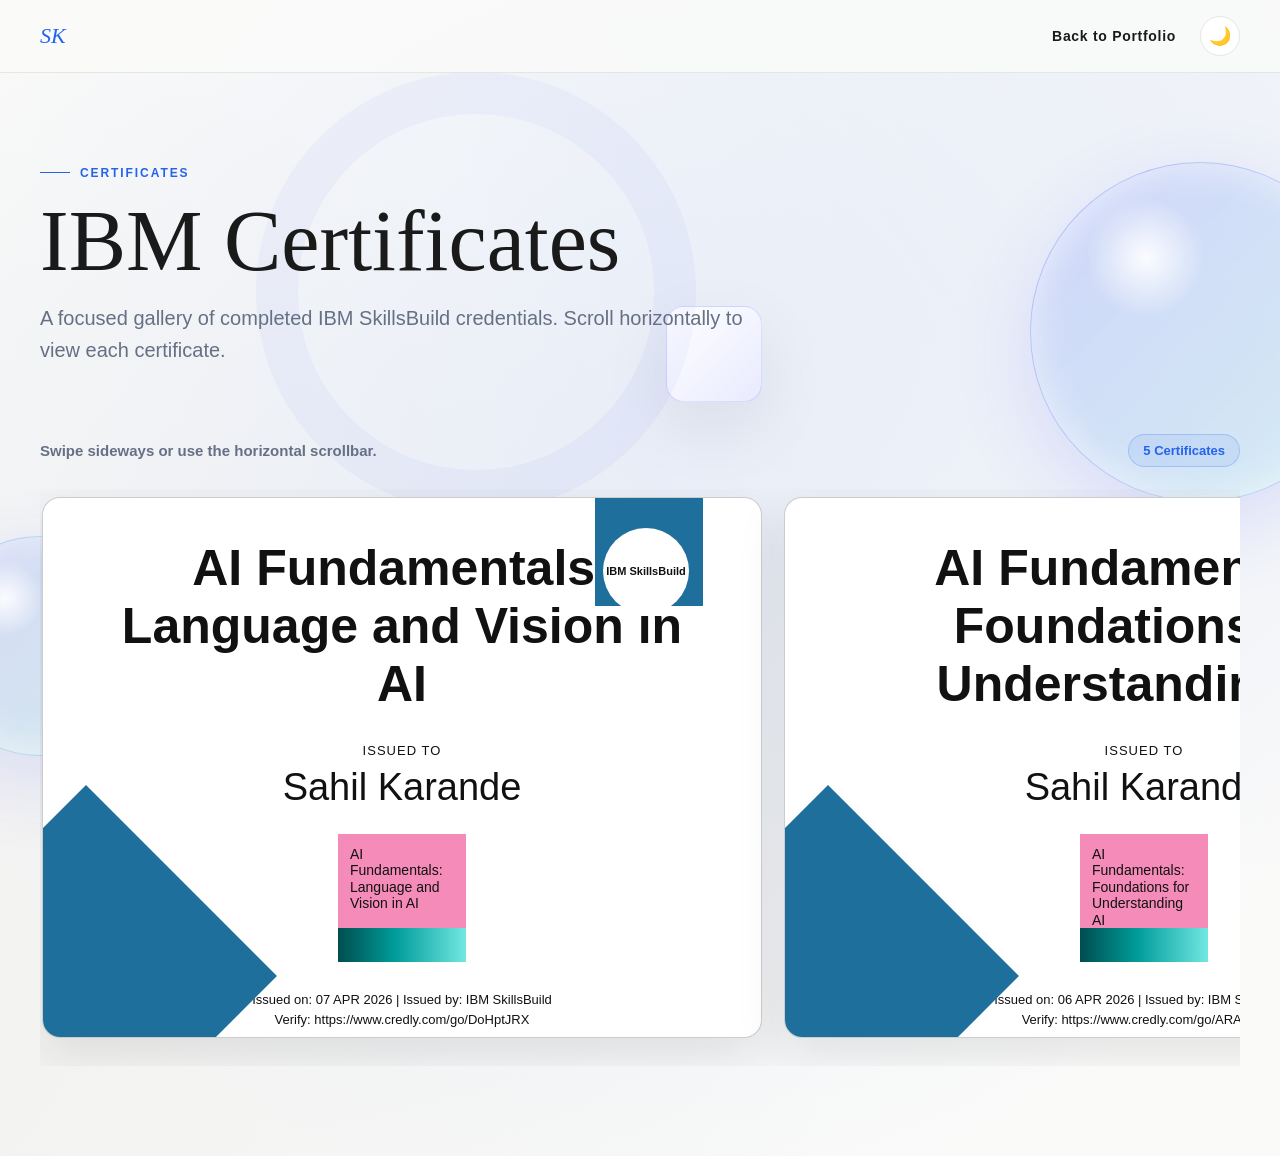
<file: ibm-certificates.html>
<!DOCTYPE html>
<html lang="en">
<head>
  <meta charset="UTF-8">
  <meta name="viewport" content="width=device-width, initial-scale=1.0">
  <title>Sahil Karande | IBM Certificates</title>
  <link rel="stylesheet" href="animations.css">
  <style>
    :root {
      --accent: #2563EB;
      --accent-hover: #1d4ed8;
      --background: #fafaf9;
      --surface: #ffffff;
      --surface-strong: #ffffff;
      --border-color: #e5e5e3;
      --border: 1px solid var(--border-color);
      --text-primary: #1a1a1a;
      --text-muted: #667085;
      --ibm-blue: #1f6f9d;
      --radius: 18px;
    }

    [data-theme="dark"] {
      --background: #0b0f19;
      --surface: #121826;
      --surface-strong: #171f31;
      --border-color: #293248;
      --border: 1px solid var(--border-color);
      --text-primary: #f4f7fb;
      --text-muted: #a4adbd;
      --accent: #8b9bff;
      --accent-hover: #b8c1ff;
      --ibm-blue: #1f6f9d;
      --shadow-soft: 0 24px 70px rgba(0, 0, 0, 0.32);
    }
    


    * {
      box-sizing: border-box;
      margin: 0;
      padding: 0;
    }

    html {
      scroll-behavior: smooth;
      scrollbar-color: rgba(37, 99, 235, 0.45) transparent;
    }

    body {
      min-height: 100vh;
      color: var(--text-primary);
      font-family: "Helvetica Neue", Helvetica, Arial, sans-serif;
      overflow-x: hidden;
      -webkit-font-smoothing: antialiased;
    }

    body::before {
      position: fixed;
      inset: -50%;
      z-index: -2;
      background-color: var(--background);
      background-image: 
        radial-gradient(circle at 50% 50%, rgba(37, 99, 235, 0.08) 0%, transparent 50%),
        radial-gradient(circle at 80% 20%, rgba(37, 99, 235, 0.06) 0%, transparent 40%),
        radial-gradient(circle at 20% 80%, rgba(26, 26, 26, 0.04) 0%, transparent 40%);
      background-size: 100% 100%;
      content: "";
      animation: softOrbDrift 25s ease-in-out infinite alternate;
      transform-origin: center;
    }

    @keyframes softOrbDrift {
      0%   { transform: rotate(0deg) scale(1); }
      50%  { transform: rotate(180deg) scale(1.1); }
      100% { transform: rotate(360deg) scale(1); }
    }

    a {
      color: inherit;
      text-decoration: none;
    }

    .container {
      width: 100%;
      max-width: 1600px;
      margin: 0 auto;
      padding: 0 40px;
    }

    .page-nav {
      position: sticky;
      top: 0;
      z-index: 5;
      border-bottom: var(--border);
      background: rgba(250, 250, 249, 0.82);
      
      -webkit-
    }

    .nav-inner {
      display: flex;
      align-items: center;
      justify-content: space-between;
      min-height: 72px;
    }

    .logo {
      color: var(--accent);
      font-family: Georgia, "Times New Roman", serif;
      font-size: 22px;
      font-style: italic;
    }

    .back-link {
      color: var(--text-primary);
      font-size: 14px;
      font-weight: 800;
      letter-spacing: 0.05em;
    }

    .hero {
      padding: 86px 0 46px;
    }

    .label {
      display: inline-flex;
      align-items: center;
      gap: 10px;
      margin-bottom: 18px;
      color: var(--accent);
      font-size: 12px;
      font-weight: 900;
      letter-spacing: 0.16em;
      text-transform: uppercase;
    }

    .label::before {
      width: 30px;
      height: 1px;
      background: currentColor;
      content: "";
    }

    h1 {
      max-width: 760px;
      margin-bottom: 18px;
      font-family: Georgia, "Times New Roman", serif;
      font-size: clamp(44px, 7vw, 86px);
      font-weight: 400;
      line-height: 1;
    }

    .intro {
      max-width: 720px;
      color: var(--text-muted);
      font-size: 20px;
      line-height: 1.6;
    }

    .gallery-shell {
      padding: 22px 0 90px;
    }

    .gallery-top {
      display: flex;
      align-items: center;
      justify-content: space-between;
      gap: 18px;
      margin-bottom: 22px;
    }

    .gallery-top p {
      color: var(--text-muted);
      font-size: 15px;
      font-weight: 700;
    }

    .count {
      padding: 8px 14px;
      border: 1px solid rgba(37, 99, 235, 0.22);
      border-radius: 999px;
      background: rgba(37, 99, 235, 0.08);
      color: var(--accent);
      font-size: 13px;
      font-weight: 900;
      white-space: nowrap;
    }

    .certificate-track {
      display: flex;
      gap: 22px;
      overflow-x: auto;
      padding: 8px 2px 28px;
      scroll-behavior: smooth;
      scroll-padding: 40px;
      scroll-snap-type: x mandatory;
      scrollbar-color: rgba(37, 99, 235, 0.48) rgba(37, 99, 235, 0.08);
      scrollbar-width: thin;
      will-change: scroll-position;
    }

    .certificate-track::-webkit-scrollbar {
      height: 12px;
    }

    .certificate-track::-webkit-scrollbar-track {
      border-radius: 999px;
      background: rgba(37, 99, 235, 0.08);
    }

    .certificate-track::-webkit-scrollbar-thumb {
      border: 3px solid rgba(250, 250, 249, 0.95);
      border-radius: 999px;
      background: rgba(37, 99, 235, 0.52);
      background-clip: padding-box;
    }

    .ibm-page {
      position: relative;
      display: grid;
      flex: 0 0 min(720px, 84vw);
      aspect-ratio: 1.33 / 1;
      align-content: center;
      justify-items: center;
      padding: 48px;
      border: 1px solid rgba(26, 26, 26, 0.22);
      border-radius: var(--radius);
      background: #ffffff;
      box-shadow: 0 18px 50px rgba(26, 26, 26, 0.1);
      scroll-snap-align: center;
      overflow: hidden;
      transform: translateZ(0);
      transition: box-shadow 0.2s ease, transform 0.2s ease;
    }

    .ibm-page:hover {
      box-shadow: 0 26px 70px rgba(26, 26, 26, 0.14);
      transform: translateY(-3px) translateZ(0);
    }

    .ibm-page::before {
      position: absolute;
      bottom: -74px;
      left: -92px;
      width: 270px;
      height: 270px;
      background: var(--ibm-blue);
      content: "";
      transform: rotate(45deg);
    }

    .ibm-page::after {
      position: absolute;
      top: 0;
      right: 58px;
      width: 108px;
      height: 108px;
      background: var(--ibm-blue);
      content: "";
    }

    .ibm-logo {
      position: absolute;
      top: 30px;
      right: 72px;
      z-index: 1;
      display: grid;
      width: 86px;
      height: 86px;
      place-items: center;
      border-radius: 50%;
      background: #ffffff;
      color: #111;
      font-size: 11px;
      font-weight: 900;
      text-align: center;
    }

    .ibm-title {
      max-width: 600px;
      margin-top: 34px;
      color: #111;
      font-size: clamp(30px, 4.2vw, 50px);
      font-weight: 800;
      line-height: 1.16;
      text-align: center;
    }

    .issued {
      margin: 30px 0 10px;
      color: #111;
      font-size: 13px;
      letter-spacing: 0.08em;
      text-transform: uppercase;
    }

    .person {
      color: #111;
      font-size: clamp(26px, 3vw, 38px);
      line-height: 1;
    }

    .badge-art {
      display: grid;
      width: 128px;
      height: 128px;
      margin: 28px 0;
      align-content: space-between;
      padding: 12px;
      background: var(--badge-bg, #9ce8e4);
      color: #111;
      font-size: 14px;
      line-height: 1.18;
      text-align: left;
    }

    .badge-art::after {
      display: block;
      height: 34px;
      margin: 0 -12px -12px;
      background: linear-gradient(90deg, #004d4f, #009d9a 45%, #72e7e2);
      content: "";
    }

    .ibm-meta {
      color: #111;
      font-size: 13px;
      line-height: 1.55;
      text-align: center;
    }

    .ibm-career {
      align-content: start;
      justify-items: stretch;
      padding: 42px;
      border: 6px solid #263a9a;
    }

    .ibm-career::before,
    .ibm-career::after {
      display: none;
    }

    .career-top {
      display: flex;
      justify-content: space-between;
      gap: 30px;
      width: 100%;
      margin-bottom: 48px;
    }

    .career-top h2 {
      max-width: 520px;
      color: #111;
      font-size: clamp(24px, 3.4vw, 38px);
      font-weight: 400;
      line-height: 1.15;
    }

    .career-mini {
      width: 102px;
      height: 102px;
      padding: 10px;
      background: #9ce8e4;
      color: #111;
      font-size: 11px;
      font-weight: 700;
    }

    .career-name {
      margin-bottom: 44px;
      color: #111;
      font-size: clamp(42px, 6vw, 70px);
      font-weight: 300;
    }

    .career-rule {
      width: 100%;
      border-top: 1px solid #5969d8;
      border-bottom: 1px solid #5969d8;
      padding: 34px 0;
      color: #111;
      font-size: clamp(26px, 4vw, 44px);
      font-weight: 300;
    }

    .career-bottom {
      margin-top: auto;
      color: #111;
      font-size: 16px;
      line-height: 1.6;
    }

    /* Force dark text for all elements inside IBM certificates */
    .ibm-page,
    .ibm-page h2,
    .ibm-page p,
    .ibm-page span,
    .ibm-page div,
    .ibm-career,
    .ibm-career h2,
    .ibm-career p,
    .ibm-career span,
    .ibm-career div {
      color: #111 !important;
    }

    @media (max-width: 620px) {
      .container { padding: 0 22px; }
      .hero { padding-top: 56px; }
      .gallery-top { align-items: flex-start; flex-direction: column; }
      
      .ibm-page {
        padding: 24px;
        flex-basis: 88vw;
        aspect-ratio: auto;
        min-height: 380px;
      }
      .ibm-title { font-size: 26px; margin-top: 40px; }
      .person { font-size: 20px; }
      .issued { margin: 20px 0 5px; }
      .ibm-logo { width: 60px; height: 60px; right: 20px; top: 20px; font-size: 9px; }
      .ibm-page::after { right: 10px; width: 80px; height: 80px; }
      
      .badge-art { width: 90px; height: 90px; font-size: 10px; }
      .career-top { flex-direction: column; margin-bottom: 20px; }
      .career-name { margin-bottom: 16px; font-size: 32px; }
    }

        .theme-toggle {
      display: flex;
      align-items: center;
      justify-content: center;
      width: 40px;
      height: 40px;
      border-radius: 50%;
      background: var(--surface-strong);
      border: 1px solid var(--border-color);
      cursor: pointer;
      color: var(--text-primary);
      font-size: 18px;
      transition: all 0.2s ease;
      margin-left: 8px;
    }
    .theme-toggle:hover {
      background: var(--border-color);
      transform: scale(1.05);
    }
    @media (max-width: 768px) {
      .theme-toggle { width: 36px; height: 36px; font-size: 16px; }
    }
    .theme-toggle:hover {
      opacity: 0.7;
    }

    
    .mobile-text { display: none; }
    @media (max-width: 480px) {
      .desktop-text { display: none; }
      .mobile-text { display: inline; }
    }
  
    /* Global Fix */
    html, body {
      max-width: 100%;
      overflow-x: hidden;
      position: relative;
      width: 100%;
    }
  </style>

  <script>
    const savedTheme = localStorage.getItem('portfolio-theme') || 'light';
    document.documentElement.setAttribute('data-theme', savedTheme);
    
    document.addEventListener('DOMContentLoaded', () => {
      const themeToggle = document.getElementById('themeToggle');
      if (themeToggle) {
        if (savedTheme === 'dark') {
          themeToggle.innerHTML = '☀️';
        } else {
          themeToggle.innerHTML = '🌙';
        }
        
        themeToggle.addEventListener('click', () => {
          const currentTheme = document.documentElement.getAttribute('data-theme') || 'light';
          const newTheme = currentTheme === 'light' ? 'dark' : 'light';
          document.documentElement.setAttribute('data-theme', newTheme);
          localStorage.setItem('portfolio-theme', newTheme);
          themeToggle.innerHTML = newTheme === 'dark' ? '☀️' : '🌙';
        });
      }
    });
  </script>
</head>
<body>
  <div class="ambient-scene" aria-hidden="true">
    <span class="ambient-orbit orbit-one"></span>
    <span class="ambient-orbit orbit-two"></span>
    <span class="ambient-cube cube-one"></span>
    <span class="ambient-cube cube-two"></span>
    <span class="ambient-ring"></span>
    <span class="dark-wave wave-one"></span>
    <span class="dark-wave wave-two"></span>
    <span class="dark-pulse pulse-one"></span>
    <span class="dark-pulse pulse-two"></span>
  </div>
  <nav class="page-nav">
    <div class="container nav-inner">
      <a class="logo" href="index.html">SK</a>
      <div style="display: flex; align-items: center; gap: 16px;">
        <a class="back-link" href="index.html#certificates">
          <span class="desktop-text">Back to Portfolio</span>
          <span class="mobile-text">Back</span>
        </a>
        <button class="theme-toggle" id="themeToggle" aria-label="Toggle Dark Mode">🌙</button>
      </div>
    </div>
  </nav>

  <main>
    <header class="hero">
      <div class="container">
        <p class="label">Certificates</p>
        <h1>IBM Certificates</h1>
        <p class="intro">A focused gallery of completed IBM SkillsBuild credentials. Scroll horizontally to view each certificate.</p>
      </div>
    </header>

    <section class="gallery-shell" aria-label="IBM certificate gallery">
      <div class="container">
        <div class="gallery-top">
          <p>Swipe sideways or use the horizontal scrollbar.</p>
          <span class="count">5 Certificates</span>
        </div>
        <div class="certificate-track">
          <article class="ibm-page">
            <span class="ibm-logo">IBM SkillsBuild</span>
            <h2 class="ibm-title">AI Fundamentals: Language and Vision in AI</h2>
            <p class="issued">Issued to</p>
            <p class="person">Sahil Karande</p>
            <div class="badge-art" style="--badge-bg: #f58bb8;">AI Fundamentals:<br>Language and Vision in AI</div>
            <p class="ibm-meta">Issued on: 07 APR 2026 | Issued by: IBM SkillsBuild<br>Verify: https://www.credly.com/go/DoHptJRX</p>
          </article>
          <article class="ibm-page">
            <span class="ibm-logo">IBM SkillsBuild</span>
            <h2 class="ibm-title">AI Fundamentals: Foundations for Understanding AI</h2>
            <p class="issued">Issued to</p>
            <p class="person">Sahil Karande</p>
            <div class="badge-art" style="--badge-bg: #f58bb8;">AI Fundamentals:<br>Foundations for Understanding AI</div>
            <p class="ibm-meta">Issued on: 06 APR 2026 | Issued by: IBM SkillsBuild<br>Verify: https://www.credly.com/go/ARAlt6I4</p>
          </article>
          <article class="ibm-page">
            <span class="ibm-logo">IBM SkillsBuild</span>
            <h2 class="ibm-title">Make Agentic AI Work for You</h2>
            <p class="issued">Issued to</p>
            <p class="person">Sahil Karande</p>
            <div class="badge-art">Make Agentic AI<br>Work for You</div>
            <p class="ibm-meta">Issued on: 31 MAR 2026 | Issued by: IBM SkillsBuild<br>Verify: https://www.credly.com/go/RYlOOEic</p>
          </article>
          <article class="ibm-page ibm-career">
            <div class="career-top">
              <h2>In recognition of the commitment to achieve professional excellence</h2>
              <div class="career-mini">Career Management Essentials</div>
            </div>
            <p class="career-name">Sahil Karande</p>
            <p class="career-bottom">Has successfully satisfied the requirements for:</p>
            <h2 class="career-rule">Career Management Essentials</h2>
            <p class="career-bottom">Issued on: Mar 30, 2026<br>Issued by: IBM SkillsBuild</p>
          </article>
          <article class="ibm-page">
            <span class="ibm-logo">IBM SkillsBuild</span>
            <h2 class="ibm-title">Getting Started with Generative AI</h2>
            <p class="issued">Issued to</p>
            <p class="person">Sahil Karande</p>
            <div class="badge-art">Getting Started with<br>Generative AI</div>
            <p class="ibm-meta">Issued on: 31 MAR 2026 | Issued by: IBM SkillsBuild<br>Verify: https://www.credly.com/go/tsDsbLbA</p>
          </article>
        </div>
      </div>
    </section>
  </main>
</body>
</html>
</file>
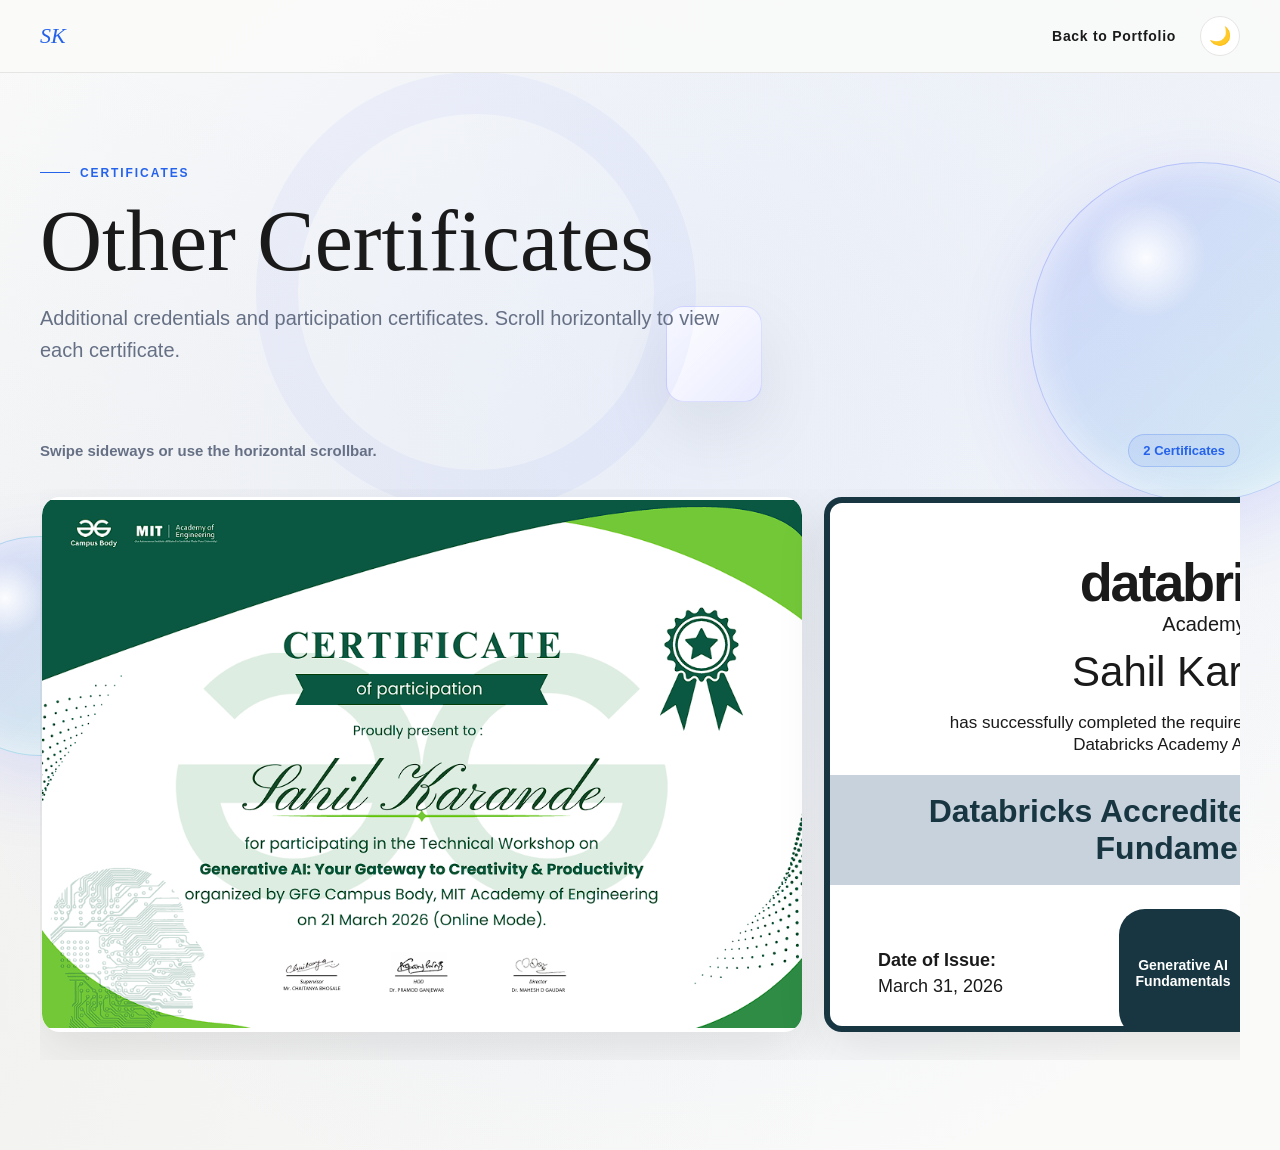
<file: other-certificates.html>
<!DOCTYPE html>
<html lang="en">
<head>
  <meta charset="UTF-8">
  <meta name="viewport" content="width=device-width, initial-scale=1.0">
  <title>Sahil Karande | Other Certificates</title>
  <link rel="stylesheet" href="animations.css">
  <style>
    :root {
      --accent: #2563EB;
      --accent-hover: #1d4ed8;
      --background: #fafaf9;
      --surface: #ffffff;
      --surface-strong: #ffffff;
      --border-color: #e5e5e3;
      --border: 1px solid var(--border-color);
      --text-primary: #1a1a1a;
      --text-muted: #667085;
      --green: #075c3f;
      --databricks: #183642;
      --radius: 18px;
    }

    [data-theme="dark"] {
      --background: #0b0f19;
      --surface: #121826;
      --surface-strong: #171f31;
      --border-color: #293248;
      --border: 1px solid var(--border-color);
      --text-primary: #f4f7fb;
      --text-muted: #a4adbd;
      --accent: #8b9bff;
      --accent-hover: #b8c1ff;
      --green: #10b981;
      --databricks: #334155;
      --shadow-soft: 0 24px 70px rgba(0, 0, 0, 0.32);
    }
    


    * {
      box-sizing: border-box;
      margin: 0;
      padding: 0;
    }

    html {
      scroll-behavior: smooth;
      scrollbar-color: rgba(37, 99, 235, 0.45) transparent;
    }

    body {
      min-height: 100vh;
      color: var(--text-primary);
      font-family: "Helvetica Neue", Helvetica, Arial, sans-serif;
      overflow-x: hidden;
      -webkit-font-smoothing: antialiased;
    }

    body::before {
      position: fixed;
      inset: -50%;
      z-index: -2;
      background-color: var(--background);
      background-image: 
        radial-gradient(circle at 50% 50%, rgba(37, 99, 235, 0.08) 0%, transparent 50%),
        radial-gradient(circle at 80% 20%, rgba(37, 99, 235, 0.06) 0%, transparent 40%),
        radial-gradient(circle at 20% 80%, rgba(26, 26, 26, 0.04) 0%, transparent 40%);
      background-size: 100% 100%;
      content: "";
      animation: softOrbDrift 25s ease-in-out infinite alternate;
      transform-origin: center;
    }

    @keyframes softOrbDrift {
      0%   { transform: rotate(0deg) scale(1); }
      50%  { transform: rotate(180deg) scale(1.1); }
      100% { transform: rotate(360deg) scale(1); }
    }

    a {
      color: inherit;
      text-decoration: none;
    }

    .container {
      width: 100%;
      max-width: 1600px;
      margin: 0 auto;
      padding: 0 40px;
    }

    .page-nav {
      position: sticky;
      top: 0;
      z-index: 5;
      border-bottom: var(--border);
      background: rgba(250, 250, 249, 0.82);
      
      -webkit-
    }

    .nav-inner {
      display: flex;
      align-items: center;
      justify-content: space-between;
      min-height: 72px;
    }

    .logo {
      color: var(--accent);
      font-family: Georgia, "Times New Roman", serif;
      font-size: 22px;
      font-style: italic;
    }

    .back-link {
      color: var(--text-primary);
      font-size: 14px;
      font-weight: 800;
      letter-spacing: 0.05em;
    }

    .hero {
      padding: 86px 0 46px;
    }

    .label {
      display: inline-flex;
      align-items: center;
      gap: 10px;
      margin-bottom: 18px;
      color: var(--accent);
      font-size: 12px;
      font-weight: 900;
      letter-spacing: 0.16em;
      text-transform: uppercase;
    }

    .label::before {
      width: 30px;
      height: 1px;
      background: currentColor;
      content: "";
    }

    h1 {
      max-width: 760px;
      margin-bottom: 18px;
      font-family: Georgia, "Times New Roman", serif;
      font-size: clamp(44px, 7vw, 86px);
      font-weight: 400;
      line-height: 1;
    }

    .intro {
      max-width: 720px;
      color: var(--text-muted);
      font-size: 20px;
      line-height: 1.6;
    }

    .gallery-shell {
      padding: 22px 0 90px;
    }

    .gallery-top {
      display: flex;
      align-items: center;
      justify-content: space-between;
      gap: 18px;
      margin-bottom: 22px;
    }

    .gallery-top p {
      color: var(--text-muted);
      font-size: 15px;
      font-weight: 700;
    }

    .count {
      padding: 8px 14px;
      border: 1px solid rgba(37, 99, 235, 0.22);
      border-radius: 999px;
      background: rgba(37, 99, 235, 0.08);
      color: var(--accent);
      font-size: 13px;
      font-weight: 900;
      white-space: nowrap;
    }

    .certificate-track {
      display: flex;
      gap: 22px;
      overflow-x: auto;
      padding: 8px 2px 28px;
      scroll-behavior: smooth;
      scroll-padding: 40px;
      scroll-snap-type: x mandatory;
      scrollbar-color: rgba(37, 99, 235, 0.48) rgba(37, 99, 235, 0.08);
      scrollbar-width: thin;
      will-change: scroll-position;
    }

    .certificate-track::-webkit-scrollbar {
      height: 12px;
    }

    .certificate-track::-webkit-scrollbar-track {
      border-radius: 999px;
      background: rgba(37, 99, 235, 0.08);
    }

    .certificate-track::-webkit-scrollbar-thumb {
      border: 3px solid rgba(250, 250, 249, 0.95);
      border-radius: 999px;
      background: rgba(37, 99, 235, 0.52);
      background-clip: padding-box;
    }

    .cert-page {
      position: relative;
      display: grid;
      flex: 0 0 min(760px, 86vw);
      aspect-ratio: 1.42 / 1;
      align-content: center;
      justify-items: center;
      padding: 48px;
      border-radius: var(--radius);
      background: #ffffff;
      box-shadow: 0 18px 50px rgba(26, 26, 26, 0.1);
      scroll-snap-align: center;
      overflow: hidden;
      transform: translateZ(0);
      transition: box-shadow 0.2s ease, transform 0.2s ease;
    }

    .cert-page:hover {
      box-shadow: 0 26px 70px rgba(26, 26, 26, 0.14);
      transform: translateY(-3px) translateZ(0);
    }

    .gfg-cert {
      border: 1px solid rgba(7, 92, 63, 0.2);
      color: var(--green);
    }

    .gfg-cert::before {
      position: absolute;
      top: -130px;
      right: -120px;
      width: 470px;
      height: 240px;
      border-radius: 50%;
      background: #6bd033;
      content: "";
      transform: rotate(8deg);
    }

    .gfg-cert::after {
      position: absolute;
      top: -86px;
      left: -80px;
      width: 520px;
      height: 260px;
      background: var(--green);
      content: "";
      transform: rotate(-18deg);
    }

    .gfg-logos {
      position: absolute;
      top: 28px;
      left: 32px;
      z-index: 1;
      color: #ffffff;
      font-size: 13px;
      font-weight: 900;
      letter-spacing: 0.08em;
      text-transform: uppercase;
    }

    .gfg-ribbon {
      margin-bottom: 18px;
      padding: 10px 52px;
      background: var(--green);
      color: #ffffff;
      font-size: 22px;
    }

    .gfg-title {
      position: relative;
      z-index: 1;
      margin-bottom: 12px;
      font-family: Georgia, "Times New Roman", serif;
      font-size: clamp(44px, 7vw, 72px);
      letter-spacing: 0.08em;
      line-height: 1;
      text-align: center;
    }

    .gfg-name {
      margin: 16px 0 18px;
      font-family: Georgia, "Times New Roman", serif;
      font-size: clamp(38px, 6vw, 68px);
      font-style: italic;
      line-height: 1;
      text-align: center;
    }

    .gfg-copy {
      max-width: 720px;
      color: var(--green);
      font-size: clamp(18px, 2vw, 27px);
      line-height: 1.45;
      text-align: center;
    }

    .gfg-copy strong {
      display: block;
      margin: 6px 0;
      font-weight: 900;
    }

    .databricks-cert {
      align-content: start;
      border: 6px solid var(--databricks);
      color: var(--text-primary);
    }

    .databricks-logo {
      margin-bottom: 12px;
      color: var(--text-primary);
      font-size: clamp(34px, 4.6vw, 54px);
      font-weight: 900;
      letter-spacing: -0.04em;
      text-align: center;
    }

    .databricks-logo span {
      display: block;
      font-size: 20px;
      font-weight: 400;
      letter-spacing: 0;
    }

    .databricks-name {
      margin-bottom: 16px;
      font-size: clamp(30px, 4vw, 42px);
      font-weight: 400;
    }

    .databricks-copy {
      max-width: 580px;
      margin-bottom: 18px;
      font-size: 17px;
      line-height: 1.35;
      text-align: center;
    }

    .databricks-band {
      width: calc(100% + 96px);
      margin: 0 -48px 24px;
      padding: 18px;
      background: #c8d2dc;
      color: var(--databricks);
      font-size: clamp(22px, 3vw, 32px);
      font-weight: 900;
      text-align: center;
    }

    .databricks-bottom {
      display: grid;
      width: 100%;
      grid-template-columns: 1fr 170px 1fr;
      gap: 24px;
      align-items: center;
      color: var(--text-primary);
    }

    .databricks-date {
      font-size: 18px;
      line-height: 1.45;
    }

    .databricks-badge {
      display: grid;
      width: 128px;
      height: 128px;
      place-items: center;
      border-radius: 26px;
      background: #173642;
      color: #ffffff;
      font-size: 14px;
      font-weight: 800;
      line-height: 1.2;
      text-align: center;
    }

    .signature {
      font-family: Georgia, "Times New Roman", serif;
      font-size: 18px;
      text-align: center;
    }

    /* Force dark text for certificate content even in dark mode */
    [data-theme="dark"] .cert-page,
    [data-theme="dark"] .cert-page * {
      color: #111 !important;
    }

    @media (max-width: 620px) {
      .container {
        padding: 0 22px;
      }

      .hero {
        padding-top: 56px;
      }

      .gallery-top {
        align-items: flex-start;
        flex-direction: column;
      }

      .cert-page {
        flex-basis: 86vw;
        aspect-ratio: 1 / 1.05;
        padding: 26px;
      }

      .gfg-ribbon {
        padding: 8px 24px;
        font-size: 16px;
      }

      .gfg-title {
        font-size: 38px;
      }

      .gfg-name {
        font-size: 42px;
      }

      .gfg-copy {
        font-size: 17px;
      }

      .databricks-logo {
        font-size: 40px;
      }

      .databricks-band {
        width: calc(100% + 52px);
        margin: 0 -26px 24px;
        font-size: 24px;
      }

      .databricks-bottom {
        grid-template-columns: 1fr;
        justify-items: center;
        text-align: center;
      }

      .databricks-badge {
        width: 116px;
        height: 116px;
        font-size: 13px;
      }
    }

        .theme-toggle {
      display: flex;
      align-items: center;
      justify-content: center;
      width: 40px;
      height: 40px;
      border-radius: 50%;
      background: var(--surface-strong);
      border: 1px solid var(--border-color);
      cursor: pointer;
      color: var(--text-primary);
      font-size: 18px;
      transition: all 0.2s ease;
      margin-left: 8px;
    }
    .theme-toggle:hover {
      background: var(--border-color);
      transform: scale(1.05);
    }
    @media (max-width: 768px) {
      .theme-toggle { width: 36px; height: 36px; font-size: 16px; }
    }
    .theme-toggle:hover {
      opacity: 0.7;
    }

    
    .mobile-text { display: none; }
    @media (max-width: 480px) {
      .desktop-text { display: none; }
      .mobile-text { display: inline; }
    }
  
    /* Global Fix */
    html, body {
      max-width: 100%;
      overflow-x: hidden;
      position: relative;
      width: 100%;
    }
  </style>

  <script>
    const savedTheme = localStorage.getItem('portfolio-theme') || 'light';
    document.documentElement.setAttribute('data-theme', savedTheme);
    
    document.addEventListener('DOMContentLoaded', () => {
      const themeToggle = document.getElementById('themeToggle');
      if (themeToggle) {
        if (savedTheme === 'dark') {
          themeToggle.innerHTML = '☀️';
        } else {
          themeToggle.innerHTML = '🌙';
        }
        
        themeToggle.addEventListener('click', () => {
          const currentTheme = document.documentElement.getAttribute('data-theme') || 'light';
          const newTheme = currentTheme === 'light' ? 'dark' : 'light';
          document.documentElement.setAttribute('data-theme', newTheme);
          localStorage.setItem('portfolio-theme', newTheme);
          themeToggle.innerHTML = newTheme === 'dark' ? '☀️' : '🌙';
        });
      }
    });
  </script>
</head>
<body>
  <div class="ambient-scene" aria-hidden="true">
    <span class="ambient-orbit orbit-one"></span>
    <span class="ambient-orbit orbit-two"></span>
    <span class="ambient-cube cube-one"></span>
    <span class="ambient-cube cube-two"></span>
    <span class="ambient-ring"></span>
    <span class="dark-wave wave-one"></span>
    <span class="dark-wave wave-two"></span>
    <span class="dark-pulse pulse-one"></span>
    <span class="dark-pulse pulse-two"></span>
  </div>
  <nav class="page-nav">
    <div class="container nav-inner">
      <a class="logo" href="index.html">SK</a>
      <div style="display: flex; align-items: center; gap: 16px;">
        <a class="back-link" href="index.html#certificates">
          <span class="desktop-text">Back to Portfolio</span>
          <span class="mobile-text">Back</span>
        </a>
        <button class="theme-toggle" id="themeToggle" aria-label="Toggle Dark Mode">🌙</button>
      </div>
    </div>
  </nav>

  <main>
    <header class="hero">
      <div class="container">
        <p class="label">Certificates</p>
        <h1>Other Certificates</h1>
        <p class="intro">Additional credentials and participation certificates. Scroll horizontally to view each certificate.</p>
      </div>
    </header>

    <section class="gallery-shell" aria-label="Other certificate gallery">
      <div class="container">
        <div class="gallery-top">
          <p>Swipe sideways or use the horizontal scrollbar.</p>
          <span class="count">2 Certificates</span>
        </div>
        <div class="certificate-track">
          <article class="cert-page" style="padding: 0; background: #fff; display: block;">
            <img src="gfg-certificate.png" alt="GFG Campus Body - Certificate of Participation for Generative AI Workshop, MIT Academy of Engineering, 21 March 2026" style="width: 100%; height: 100%; object-fit: contain; display: block; border-radius: var(--radius);">
          </article>
          <article class="cert-page databricks-cert">
            <div class="databricks-logo">databricks <span>Academy</span></div>
            <p class="databricks-name">Sahil Karande</p>
            <p class="databricks-copy">has successfully completed the requirements to obtain the following Databricks Academy Accreditation:</p>
            <h2 class="databricks-band">Databricks Accredited Generative AI Fundamentals</h2>
            <div class="databricks-bottom">
              <p class="databricks-date"><strong>Date of Issue:</strong><br>March 31, 2026</p>
              <div class="databricks-badge">Generative AI<br>Fundamentals</div>
              <p class="signature">Jody Soeiro de Faria<br>AVP, Curriculum &amp; User Success</p>
            </div>
          </article>
        </div>
      </div>
    </section>
  </main>
</body>
</html>
</file>
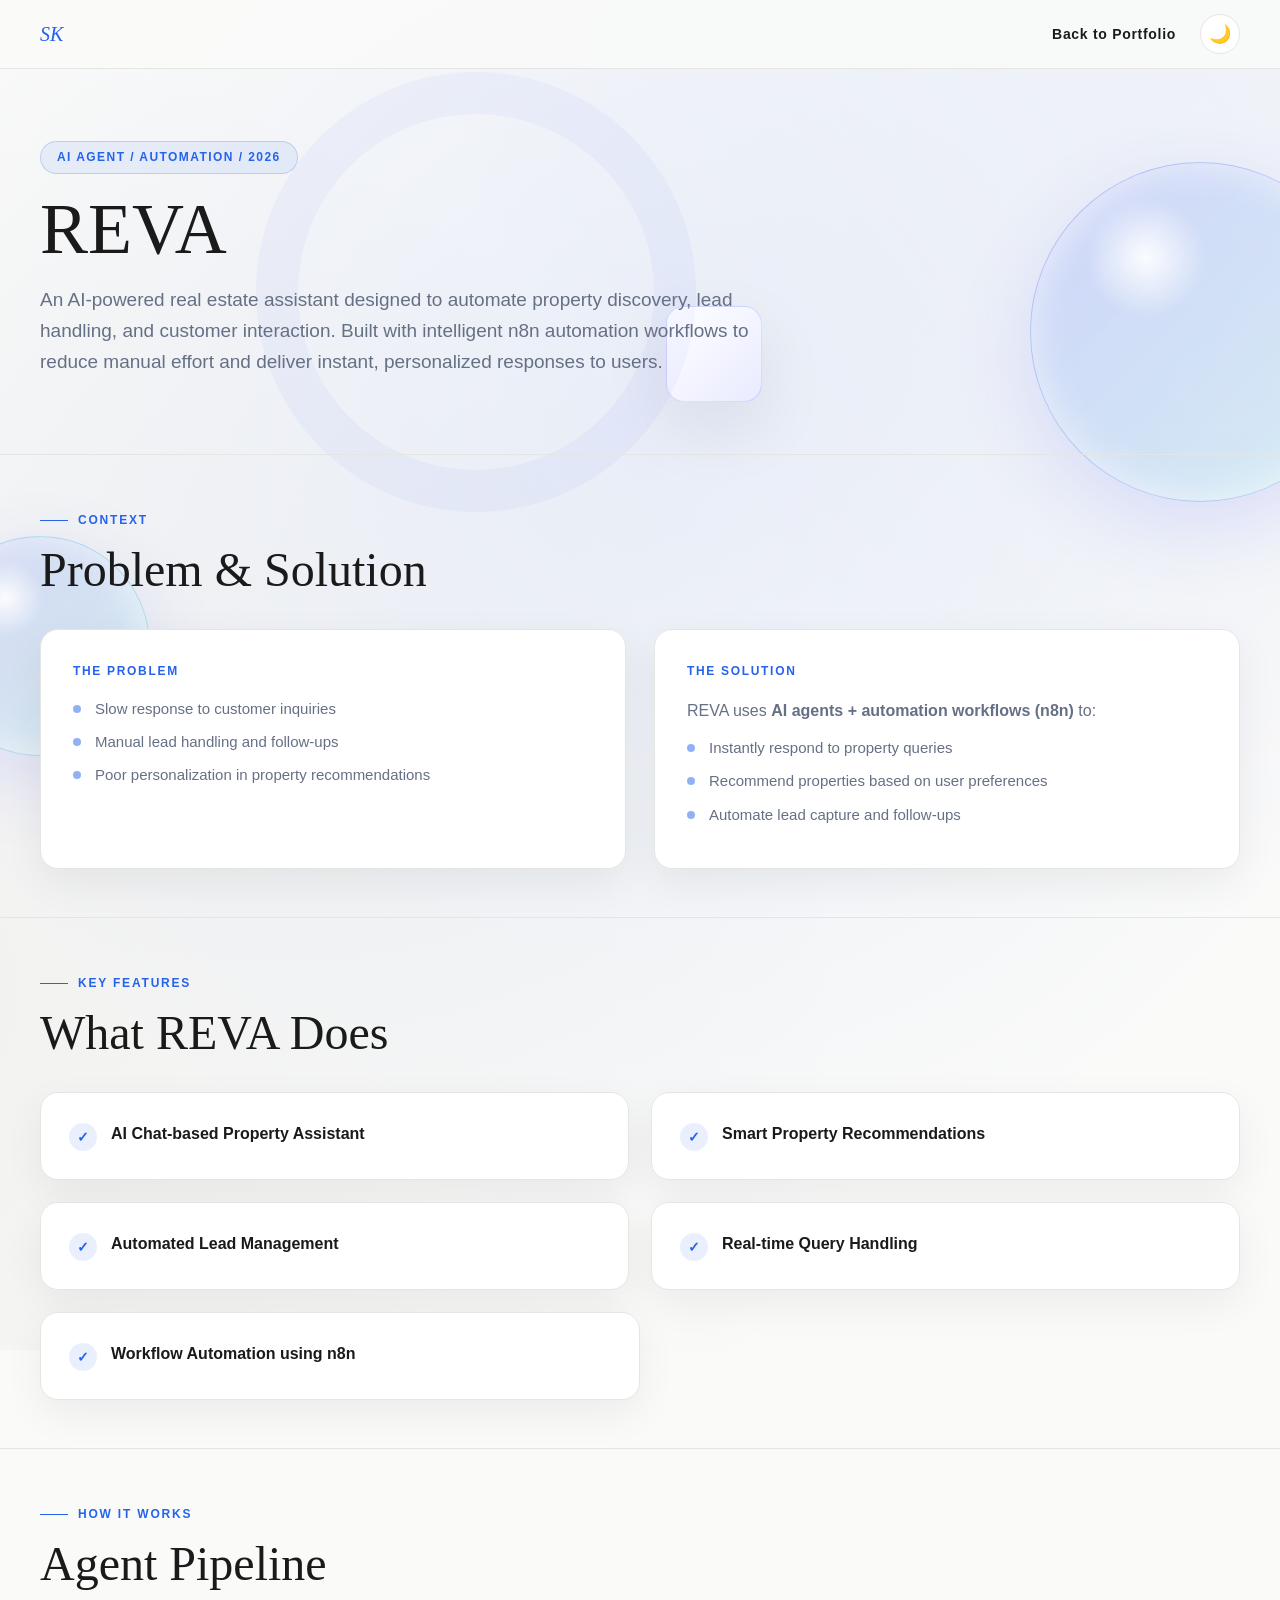
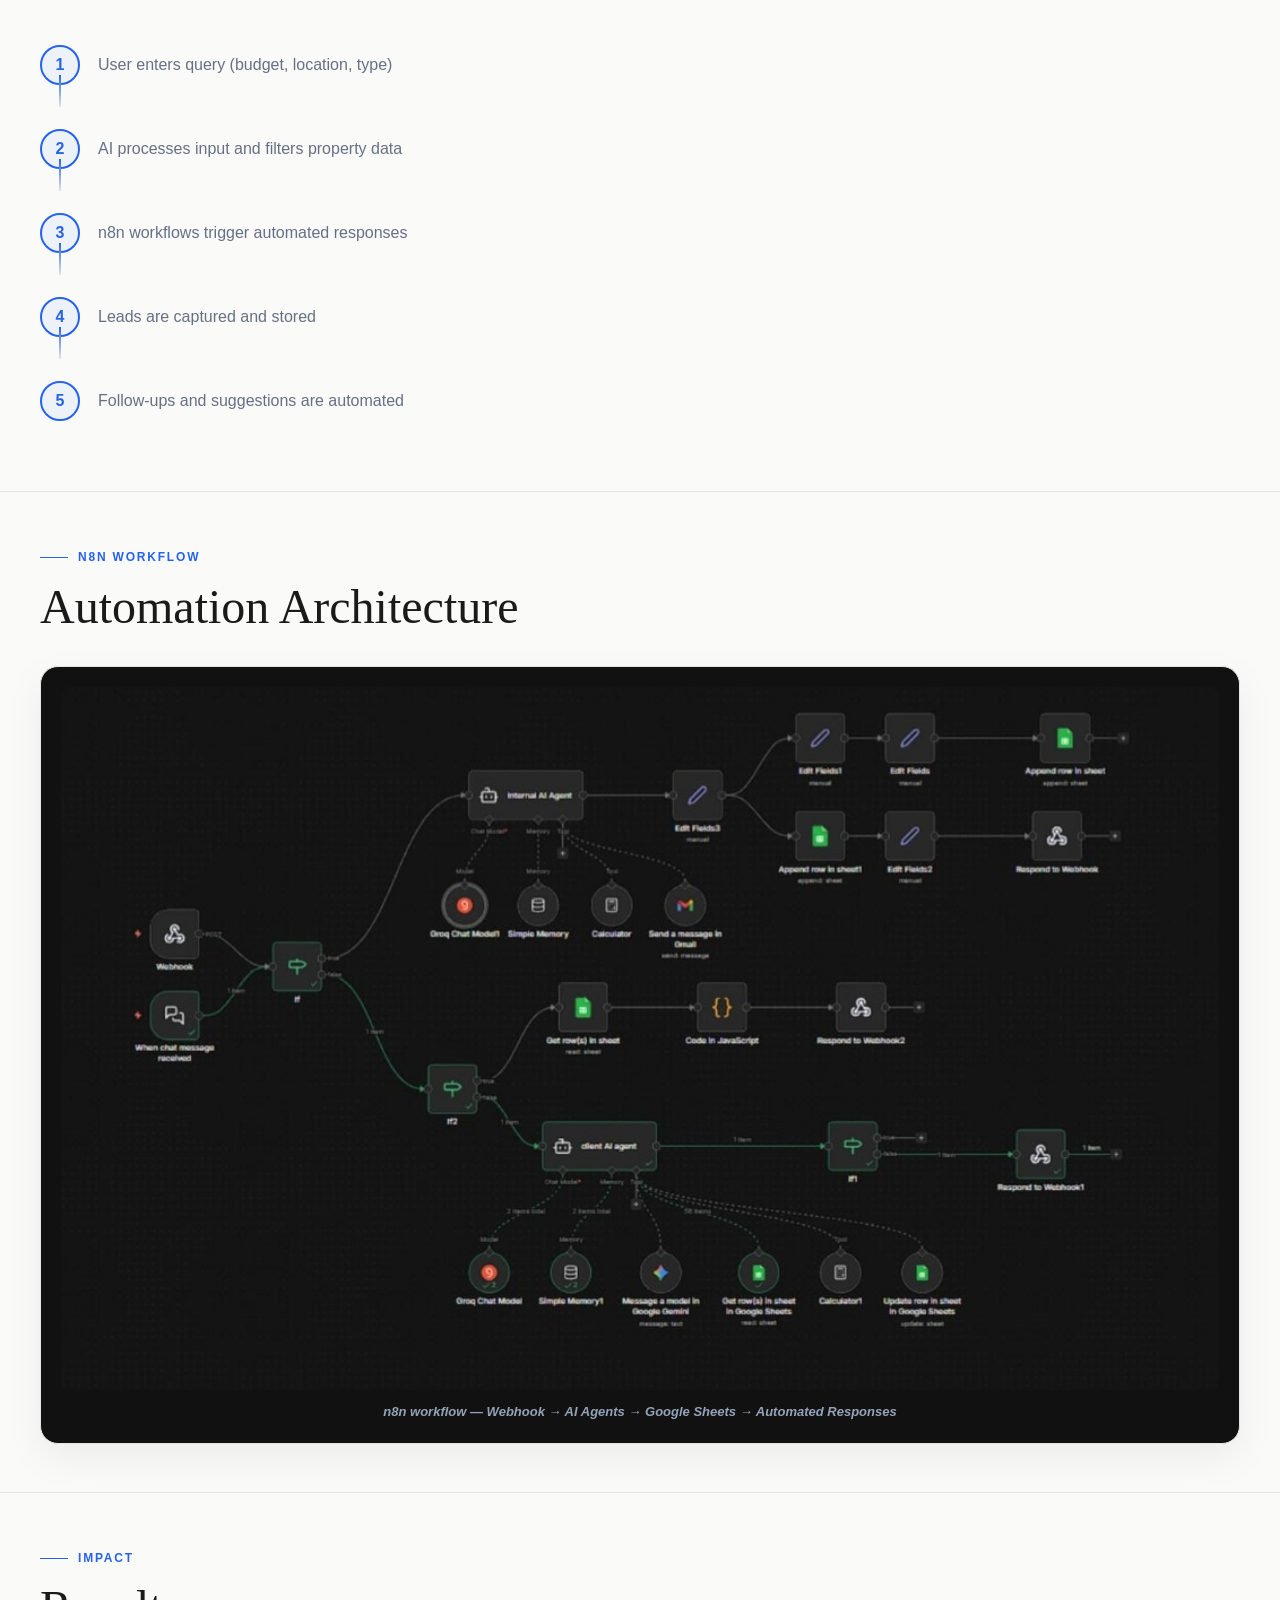
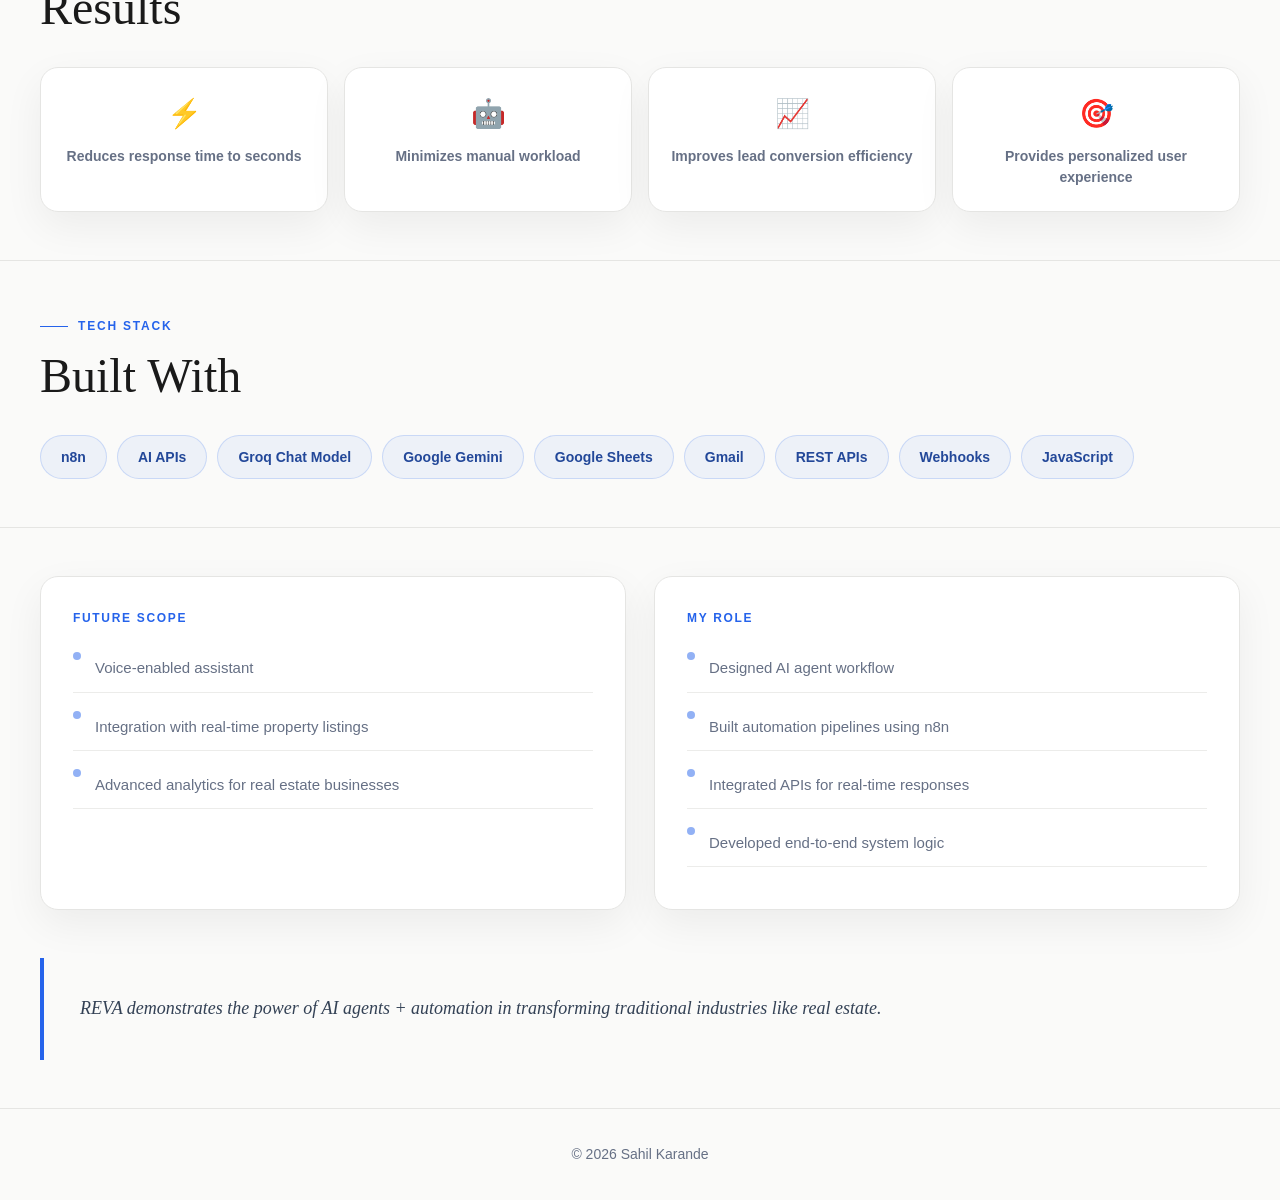
<file: reva-project.html>
<!DOCTYPE html>
<html lang="en">
<head>
  <meta charset="UTF-8">
  <meta name="viewport" content="width=device-width, initial-scale=1.0">
  <title>Sahil Karande | REVA – Real Estate AI Agent</title>
  <meta name="description" content="REVA — AI-powered real estate assistant built with n8n automation workflows for property discovery, lead handling, and customer interaction.">
  <link rel="stylesheet" href="animations.css">
  <style>
    :root {
      --accent: #2563EB;
      --accent-hover: #1d4ed8;
      --background: #fafaf9;
      --surface: #ffffff;
      --surface-strong: #ffffff;
      --border-color: #e5e5e3;
      --border: 1px solid var(--border-color);
      --text-primary: #1a1a1a;
      --text-muted: #667085;
      --hero-bg: #e6edfa;
      --shadow-soft: 0 14px 40px rgba(0, 0, 0, 0.06);
      --radius: 18px;
    }

    [data-theme="dark"] {
      --background: #0b0f19;
      --surface: #121826;
      --surface-strong: #171f31;
      --border-color: #293248;
      --border: 1px solid var(--border-color);
      --text-primary: #f4f7fb;
      --text-muted: #a4adbd;
      --accent: #8b9bff;
      --accent-hover: #b8c1ff;
      --hero-bg: #1e293b;
      --shadow-soft: 0 24px 70px rgba(0, 0, 0, 0.32);
    }

    * { box-sizing: border-box; margin: 0; padding: 0; }
    html { scroll-behavior: smooth; }

    body {
      min-height: 100vh;
      background: var(--background);
      color: var(--text-primary);
      font-family: "Helvetica Neue", Helvetica, Arial, sans-serif;
      line-height: 1.6;
      overflow-x: hidden;
      -webkit-font-smoothing: antialiased;
    }

    body::before {
      position: fixed;
      inset: -50%;
      z-index: -2;
      background-color: var(--background);
      background-image: 
        radial-gradient(circle at 50% 50%, rgba(37, 99, 235, 0.08) 0%, transparent 50%),
        radial-gradient(circle at 80% 20%, rgba(37, 99, 235, 0.06) 0%, transparent 40%),
        radial-gradient(circle at 20% 80%, rgba(26, 26, 26, 0.04) 0%, transparent 40%);
      background-size: 100% 100%;
      content: "";
      animation: softOrbDrift 25s ease-in-out infinite alternate;
      transform-origin: center;
    }

    @keyframes softOrbDrift {
      0%   { transform: rotate(0deg) scale(1); }
      50%  { transform: rotate(180deg) scale(1.1); }
      100% { transform: rotate(360deg) scale(1); }
    }

    a { color: inherit; text-decoration: none; }
    .container { width: 100%; max-width: 1600px; margin: 0 auto; padding: 0 40px; }

    /* NAV */
    .page-nav {
      position: sticky; top: 0; z-index: 10;
      border-bottom: var(--border);
      background: rgba(250, 250, 249, 0.82);
       -webkit-
    }
    .nav-inner { display: flex; align-items: center; justify-content: space-between; min-height: 68px; }
    .logo { color: var(--accent); font-family: Georgia, "Times New Roman", serif; font-size: 20px; font-style: italic; }
    .back-link { color: var(--text-primary); font-size: 14px; font-weight: 800; letter-spacing: 0.05em; }

    /* HERO */
    .project-hero { padding: 72px 0 48px; }
    .hero-top { display: flex; align-items: center; gap: 14px; margin-bottom: 18px; }
    .hero-badge {
      display: inline-flex; align-items: center; gap: 8px; padding: 6px 16px;
      border: 1px solid rgba(37, 99, 235, 0.22); border-radius: 999px;
      background: rgba(37, 99, 235, 0.07);
      color: var(--accent); font-size: 12px; font-weight: 800; letter-spacing: 0.12em; text-transform: uppercase;
    }
    .project-hero h1 {
      max-width: 700px; margin-bottom: 16px;
      font-family: Georgia, "Times New Roman", serif;
      font-size: clamp(40px, 6vw, 72px); font-weight: 400; line-height: 1.05;
    }
    .project-hero .desc {
      max-width: 720px; margin-bottom: 28px;
      color: var(--text-muted); font-size: 19px; line-height: 1.65;
    }

    /* SHARED SECTIONS */
    .section-label {
      display: inline-flex; align-items: center; gap: 10px; margin-bottom: 14px;
      color: var(--accent); font-size: 12px; font-weight: 700; letter-spacing: 0.15em;
    }
    .section-label::before { width: 28px; height: 1px; background: currentColor; content: ""; }
    .section-heading {
      margin-bottom: 32px;
      font-family: Georgia, "Times New Roman", serif;
      font-size: clamp(30px, 4.5vw, 48px); font-weight: 400; line-height: 1.1;
    }
    .content-section { padding: 48px 0; border-top: var(--border); }

    /* PROBLEM / SOLUTION */
    .dual-grid { display: grid; grid-template-columns: 1fr 1fr; gap: 28px; }
    .info-card {
      padding: 32px; border: var(--border); border-radius: var(--radius);
      background: var(--surface); box-shadow: var(--shadow-soft);
      transition: all 0.2s ease;
    }
    .info-card h3 {
      margin-bottom: 16px; color: var(--accent);
      font-size: 12px; font-weight: 700; letter-spacing: 0.14em; text-transform: uppercase;
    }
    .info-card p { color: var(--text-muted); font-size: 16px; line-height: 1.7; }
    .info-card ul { list-style: none; padding: 0; }
    .info-card ul li {
      position: relative; padding-left: 22px; margin-bottom: 10px;
      color: var(--text-muted); font-size: 15px; line-height: 1.55;
    }
    .info-card ul li::before {
      content: ""; position: absolute; left: 0; top: 8px;
      width: 8px; height: 8px; border-radius: 50%;
      background: var(--accent); opacity: 0.5;
    }

    /* FEATURES */
    .features-grid { display: grid; grid-template-columns: 1fr 1fr; gap: 22px; }
    .feature-card {
      display: flex; align-items: flex-start; gap: 14px; padding: 28px;
      border: var(--border); border-radius: var(--radius);
      background: var(--surface); box-shadow: var(--shadow-soft);
      transition: all 0.2s ease;
    }
    .feature-check {
      flex-shrink: 0; display: grid; place-items: center;
      width: 28px; height: 28px; margin-top: 2px;
      border-radius: 50%;
      background: rgba(37, 99, 235, 0.1);
      color: var(--accent); font-size: 14px; font-weight: 900;
    }
    .feature-card h3 { margin-bottom: 2px; font-size: 16px; font-weight: 800; }

    /* HOW IT WORKS */
    .steps-flow { display: flex; flex-direction: column; gap: 0; max-width: 600px; }
    .step-item {
      display: flex; align-items: flex-start; gap: 18px; position: relative;
      padding: 22px 0;
    }
    .step-item:not(:last-child)::after {
      content: ""; position: absolute; left: 19px; top: 52px; bottom: 0;
      width: 2px; background: linear-gradient(var(--accent), var(--border-color));
    }
    .step-number {
      flex-shrink: 0; display: grid; place-items: center;
      width: 40px; height: 40px;
      border: 2px solid var(--accent); border-radius: 50%;
      background: rgba(37, 99, 235, 0.06);
      color: var(--accent); font-size: 16px; font-weight: 900;
    }
    .step-text { font-size: 16px; line-height: 1.5; padding-top: 8px; color: var(--text-muted); }

    /* WORKFLOW IMAGE */
    .workflow-showcase {
      margin-top: 12px; padding: 20px;
      border: var(--border); border-radius: var(--radius);
      background: #111; 
      box-shadow: var(--shadow-soft); overflow: hidden;
    }
    .workflow-showcase img {
      width: 100%; height: auto; display: block; border-radius: 8px;
    }
    .workflow-caption {
      margin-top: 12px; text-align: center;
      color: #94a3b8; font-size: 13px; font-weight: 600; font-style: italic;
    }

    /* IMPACT */
    .impact-grid { display: grid; grid-template-columns: repeat(4, 1fr); gap: 16px; }
    .impact-card {
      padding: 24px 18px; text-align: center;
      border: var(--border); border-radius: var(--radius);
      background: var(--surface); box-shadow: var(--shadow-soft);
      transition: all 0.2s ease;
    }
    .impact-icon { font-size: 28px; margin-bottom: 10px; display: block; }
    .impact-card p { color: var(--text-muted); font-size: 14px; font-weight: 600; line-height: 1.45; }

    /* TECH STACK */
    .stack-wrap { display: flex; flex-wrap: wrap; gap: 10px; }
    .stack-pill {
      padding: 10px 20px;
      border: 1px solid rgba(37, 99, 235, 0.18); border-radius: 999px;
      background: rgba(37, 99, 235, 0.06);
      color: #234899; font-size: 14px; font-weight: 700;
      transition: all 0.15s ease;
    }

    /* FUTURE / ROLE */
    .future-list, .role-list { list-style: none; padding: 0; }
    .future-list li, .role-list li {
      position: relative; padding: 12px 0 12px 28px;
      border-bottom: 1px solid rgba(223, 223, 220, 0.6);
      color: var(--text-muted); font-size: 15px; line-height: 1.55;
    }
    .future-list li::before { content: "🔮"; position: absolute; left: 0; }
    .role-list li::before { content: "→"; position: absolute; left: 4px; color: var(--accent); font-weight: 900; }

    /* QUOTE */
    .closing-quote {
      margin-top: 48px; padding: 36px;
      border-left: 4px solid var(--accent);
      border-radius: 0 var(--radius) var(--radius) 0;
      background: var(--surface-tint);
      color: #334155;
      font-family: Georgia, "Times New Roman", serif;
      font-size: 18px; font-style: italic; line-height: 1.65;
    }

    /* FOOTER */
    .site-footer { padding: 34px 0; border-top: var(--border); color: var(--text-muted); font-size: 14px; text-align: center; }

    /* ANIM */
    @keyframes fadeInUp { from { opacity: 0; transform: translateY(20px); } to { opacity: 1; transform: translateY(0); } }
    .animate-in { animation: fadeInUp 0.6s ease both; }

    /* RESPONSIVE */
    @media (max-width: 768px) {
      .container { padding: 0 22px; }
      .project-hero { padding: 52px 0 36px; }
      .dual-grid, .features-grid { grid-template-columns: 1fr; }
      .impact-grid { grid-template-columns: repeat(2, 1fr); }
    }
    @media (max-width: 480px) {
      .project-hero h1 { font-size: 36px; }
      .project-hero .desc { font-size: 16px; }
      .impact-grid { grid-template-columns: 1fr; }
      .feature-card { padding: 20px; }
      
    }

        .theme-toggle {
      display: flex;
      align-items: center;
      justify-content: center;
      width: 40px;
      height: 40px;
      border-radius: 50%;
      background: var(--surface-strong);
      border: 1px solid var(--border-color);
      cursor: pointer;
      color: var(--text-primary);
      font-size: 18px;
      transition: all 0.2s ease;
      margin-left: 8px;
    }
    .theme-toggle:hover {
      background: var(--border-color);
      transform: scale(1.05);
    }
    @media (max-width: 768px) {
      .theme-toggle { width: 36px; height: 36px; font-size: 16px; }
    }
    .theme-toggle:hover {
      opacity: 0.7;
    }
    .mobile-text { display: none; }
    @media (max-width: 480px) {
      .desktop-text { display: none; }
      .mobile-text { display: inline; }
    }
  
    /* Global Fix */
    html, body {
      max-width: 100%;
      overflow-x: hidden;
      position: relative;
      width: 100%;
    }
  </style>

  <script>
    const savedTheme = localStorage.getItem('portfolio-theme') || 'light';
    document.documentElement.setAttribute('data-theme', savedTheme);
    
    document.addEventListener('DOMContentLoaded', () => {
      const themeToggle = document.getElementById('themeToggle');
      if (themeToggle) {
        if (savedTheme === 'dark') {
          themeToggle.innerHTML = '☀️';
        } else {
          themeToggle.innerHTML = '🌙';
        }
        
        themeToggle.addEventListener('click', () => {
          const currentTheme = document.documentElement.getAttribute('data-theme') || 'light';
          const newTheme = currentTheme === 'light' ? 'dark' : 'light';
          document.documentElement.setAttribute('data-theme', newTheme);
          localStorage.setItem('portfolio-theme', newTheme);
          themeToggle.innerHTML = newTheme === 'dark' ? '☀️' : '🌙';
        });
      }
    });
  </script>
</head>
<body>
  <div class="ambient-scene" aria-hidden="true">
    <span class="ambient-orbit orbit-one"></span>
    <span class="ambient-orbit orbit-two"></span>
    <span class="ambient-cube cube-one"></span>
    <span class="ambient-cube cube-two"></span>
    <span class="ambient-ring"></span>
    <span class="dark-wave wave-one"></span>
    <span class="dark-wave wave-two"></span>
    <span class="dark-pulse pulse-one"></span>
    <span class="dark-pulse pulse-two"></span>
  </div>

  <!-- NAV -->
  <nav class="page-nav">
    <div class="container nav-inner">
      <a class="logo" href="index.html">SK</a>
      <div style="display: flex; align-items: center; gap: 16px;">
        <a class="back-link" href="index.html#projects">
          <span class="desktop-text">Back to Portfolio</span>
          <span class="mobile-text">Back</span>
        </a>
        <button class="theme-toggle" id="themeToggle" aria-label="Toggle Dark Mode">🌙</button>
      </div>
    </div>
  </nav>

  <main>
    <!-- HERO -->
    <header class="project-hero">
      <div class="container">
        <div class="hero-top animate-in">
          <span class="hero-badge">AI Agent / Automation / 2026</span>
        </div>
        <h1 class="animate-in delay-1">REVA</h1>
        <p class="desc animate-in delay-2">An AI-powered real estate assistant designed to automate property discovery, lead handling, and customer interaction. Built with intelligent n8n automation workflows to reduce manual effort and deliver instant, personalized responses to users.</p>
      </div>
    </header>

    <!-- PROBLEM & SOLUTION -->
    <section class="content-section" id="context">
      <div class="container">
        <p class="section-label">CONTEXT</p>
        <h2 class="section-heading">Problem &amp; Solution</h2>
        <div class="dual-grid">
          <div class="info-card animate-in">
            <h3>The Problem</h3>
            <ul>
              <li>Slow response to customer inquiries</li>
              <li>Manual lead handling and follow-ups</li>
              <li>Poor personalization in property recommendations</li>
            </ul>
          </div>
          <div class="info-card animate-in delay-1">
            <h3>The Solution</h3>
            <p>REVA uses <strong>AI agents + automation workflows (n8n)</strong> to:</p>
            <ul style="margin-top: 12px;">
              <li>Instantly respond to property queries</li>
              <li>Recommend properties based on user preferences</li>
              <li>Automate lead capture and follow-ups</li>
            </ul>
          </div>
        </div>
      </div>
    </section>

    <!-- KEY FEATURES -->
    <section class="content-section" id="features">
      <div class="container">
        <p class="section-label">KEY FEATURES</p>
        <h2 class="section-heading">What REVA Does</h2>
        <div class="features-grid">
          <article class="feature-card animate-in">
            <span class="feature-check">✓</span>
            <div><h3>AI Chat-based Property Assistant</h3></div>
          </article>
          <article class="feature-card animate-in delay-1">
            <span class="feature-check">✓</span>
            <div><h3>Smart Property Recommendations</h3></div>
          </article>
          <article class="feature-card animate-in delay-2">
            <span class="feature-check">✓</span>
            <div><h3>Automated Lead Management</h3></div>
          </article>
          <article class="feature-card animate-in delay-3">
            <span class="feature-check">✓</span>
            <div><h3>Real-time Query Handling</h3></div>
          </article>
          <article class="feature-card animate-in delay-4" style="grid-column: 1 / -1; max-width: 50%;">
            <span class="feature-check">✓</span>
            <div><h3>Workflow Automation using n8n</h3></div>
          </article>
        </div>
      </div>
    </section>

    <!-- HOW IT WORKS -->
    <section class="content-section" id="how">
      <div class="container">
        <p class="section-label">HOW IT WORKS</p>
        <h2 class="section-heading">Agent Pipeline</h2>
        <div class="steps-flow animate-in">
          <div class="step-item">
            <span class="step-number">1</span>
            <span class="step-text">User enters query (budget, location, type)</span>
          </div>
          <div class="step-item">
            <span class="step-number">2</span>
            <span class="step-text">AI processes input and filters property data</span>
          </div>
          <div class="step-item">
            <span class="step-number">3</span>
            <span class="step-text">n8n workflows trigger automated responses</span>
          </div>
          <div class="step-item">
            <span class="step-number">4</span>
            <span class="step-text">Leads are captured and stored</span>
          </div>
          <div class="step-item">
            <span class="step-number">5</span>
            <span class="step-text">Follow-ups and suggestions are automated</span>
          </div>
        </div>
      </div>
    </section>

    <!-- WORKFLOW IMAGE -->
    <section class="content-section" id="workflow">
      <div class="container">
        <p class="section-label">N8N WORKFLOW</p>
        <h2 class="section-heading">Automation Architecture</h2>
        <div class="workflow-showcase animate-in">
          <img src="reva-workflow.jpg" alt="REVA n8n automation workflow showing webhook triggers, AI agents, Google Sheets integration, and automated response pipelines" loading="lazy">
          <p class="workflow-caption">n8n workflow — Webhook → AI Agents → Google Sheets → Automated Responses</p>
        </div>
      </div>
    </section>

    <!-- IMPACT -->
    <section class="content-section" id="impact">
      <div class="container">
        <p class="section-label">IMPACT</p>
        <h2 class="section-heading">Results</h2>
        <div class="impact-grid animate-in">
          <div class="impact-card">
            <span class="impact-icon">⚡</span>
            <p>Reduces response time to seconds</p>
          </div>
          <div class="impact-card">
            <span class="impact-icon">🤖</span>
            <p>Minimizes manual workload</p>
          </div>
          <div class="impact-card">
            <span class="impact-icon">📈</span>
            <p>Improves lead conversion efficiency</p>
          </div>
          <div class="impact-card">
            <span class="impact-icon">🎯</span>
            <p>Provides personalized user experience</p>
          </div>
        </div>
      </div>
    </section>

    <!-- TECH STACK -->
    <section class="content-section" id="stack">
      <div class="container">
        <p class="section-label">TECH STACK</p>
        <h2 class="section-heading">Built With</h2>
        <div class="stack-wrap animate-in">
          <span class="stack-pill">n8n</span>
          <span class="stack-pill">AI APIs</span>
          <span class="stack-pill">Groq Chat Model</span>
          <span class="stack-pill">Google Gemini</span>
          <span class="stack-pill">Google Sheets</span>
          <span class="stack-pill">Gmail</span>
          <span class="stack-pill">REST APIs</span>
          <span class="stack-pill">Webhooks</span>
          <span class="stack-pill">JavaScript</span>
        </div>
      </div>
    </section>

    <!-- FUTURE & ROLE -->
    <section class="content-section" id="future-role">
      <div class="container">
        <div class="dual-grid">
          <div class="info-card animate-in">
            <h3>Future Scope</h3>
            <ul class="future-list">
              <li>Voice-enabled assistant</li>
              <li>Integration with real-time property listings</li>
              <li>Advanced analytics for real estate businesses</li>
            </ul>
          </div>
          <div class="info-card animate-in delay-1">
            <h3>My Role</h3>
            <ul class="role-list">
              <li>Designed AI agent workflow</li>
              <li>Built automation pipelines using n8n</li>
              <li>Integrated APIs for real-time responses</li>
              <li>Developed end-to-end system logic</li>
            </ul>
          </div>
        </div>

        <blockquote class="closing-quote animate-in delay-2">
          REVA demonstrates the power of AI agents + automation in transforming traditional industries like real estate.
        </blockquote>
      </div>
    </section>
  </main>

  <footer class="site-footer">
    <div class="container"><p>&copy; 2026 Sahil Karande</p></div>
  </footer>

</body>
</html>
</file>
<file: animations.css>
/* Ambient Background Animations */
.ambient-scene {
  position: fixed;
  inset: 0;
  z-index: 0;
  overflow: hidden;
  pointer-events: none;
  perspective: 1200px;
}
.ambient-orbit, .ambient-cube, .ambient-ring, .dark-wave, .dark-pulse {
  position: absolute;
  display: block;
  transform-style: preserve-3d;
  will-change: transform;
}
.ambient-orbit {
  border-radius: 999px;
  border: 1px solid rgba(51, 71, 255, 0.16);
  background: radial-gradient(circle at 34% 28%, rgba(255, 255, 255, 0.9), transparent 18%), linear-gradient(135deg, rgba(51, 71, 255, 0.16), rgba(6, 182, 212, 0.12));
  box-shadow: 0 24px 80px rgba(51, 71, 255, 0.13), inset 0 0 38px rgba(255, 255, 255, 0.6);
}
.orbit-one {
  width: 340px; height: 340px; top: 18%; right: -90px;
  animation: ambientFloatOne 18s ease-in-out infinite;
}
.orbit-two {
  width: 220px; height: 220px; left: -70px; bottom: 16%;
  border-color: rgba(6, 182, 212, 0.16);
  animation: ambientFloatTwo 16s ease-in-out infinite;
}
.ambient-cube {
  width: 96px; height: 96px; border: 1px solid rgba(51, 71, 255, 0.16); border-radius: 18px;
  background: linear-gradient(135deg, rgba(255, 255, 255, 0.78), rgba(51, 71, 255, 0.11)), var(--surface);
  box-shadow: 0 26px 70px rgba(16, 24, 40, 0.08);
}
.cube-one { top: 34%; left: 52%; animation: cubeDriftOne 14s ease-in-out infinite; }
.cube-two { right: 14%; bottom: 13%; width: 70px; height: 70px; border-radius: 14px; animation: cubeDriftTwo 17s ease-in-out infinite; }
.ambient-ring {
  width: 440px; height: 440px; left: 20%; top: 8%; border-radius: 50%;
  border: 42px solid rgba(51, 71, 255, 0.035); animation: ringRotate 28s linear infinite;
}

[data-theme="dark"] .ambient-orbit,
[data-theme="dark"] .ambient-cube,
[data-theme="dark"] .ambient-ring {
  opacity: 0.12;
  border-color: rgba(139, 155, 255, 0.08);
  background: transparent;
  box-shadow: none;
}
.dark-wave, .dark-pulse { opacity: 0; }
.dark-wave {
  width: 70vw; height: 70vw; min-width: 620px; min-height: 620px; border-radius: 50%;
  border: 1px solid rgba(139, 155, 255, 0.12);
  background: repeating-conic-gradient(from 0deg, rgba(139, 155, 255, 0.14) 0deg 8deg, transparent 8deg 22deg);
  mask-image: radial-gradient(circle, transparent 0 46%, #000 47% 49%, transparent 50% 100%);
  -webkit-mask-image: radial-gradient(circle, transparent 0 46%, #000 47% 49%, transparent 50% 100%);
}
.wave-one { top: -28vw; right: -18vw; }
.wave-two {
  left: -24vw; bottom: -32vw; border-color: rgba(6, 182, 212, 0.12);
  background: repeating-conic-gradient(from 90deg, rgba(6, 182, 212, 0.12) 0deg 6deg, transparent 6deg 20deg);
}
.dark-pulse {
  width: 14px; height: 14px; border-radius: 50%; background: #8b9bff;
  box-shadow: 0 0 22px rgba(139, 155, 255, 0.82), 0 0 70px rgba(6, 182, 212, 0.34);
}
.pulse-one { top: 28%; left: 12%; }
.pulse-two { right: 16%; bottom: 22%; background: #06b6d4; }
[data-theme="dark"] .dark-wave { opacity: 0.38; }
[data-theme="dark"] .dark-pulse { opacity: 0.78; }
[data-theme="dark"] .wave-one { animation: darkWaveSpin 36s linear infinite; }
[data-theme="dark"] .wave-two { animation: darkWaveSpinReverse 42s linear infinite; }
[data-theme="dark"] .pulse-one { animation: darkPulseDriftOne 13s ease-in-out infinite; }
[data-theme="dark"] .pulse-two { animation: darkPulseDriftTwo 15s ease-in-out infinite; }

@keyframes ambientFloatOne { 0%, 100% { transform: translate(0, 0) rotate(0deg); } 50% { transform: translate(-20px, 30px) rotate(5deg); } }
@keyframes ambientFloatTwo { 0%, 100% { transform: translate(0, 0) rotate(0deg); } 50% { transform: translate(25px, -25px) rotate(-5deg); } }
@keyframes cubeDriftOne { 0%, 100% { transform: translate(0, 0) rotate3d(1, 1, 1, 0deg); } 50% { transform: translate(15px, -20px) rotate3d(1, 1, 1, 15deg); } }
@keyframes cubeDriftTwo { 0%, 100% { transform: translate(0, 0) rotate3d(-1, 1, 0, 0deg); } 50% { transform: translate(-10px, 15px) rotate3d(-1, 1, 0, -12deg); } }
@keyframes ringRotate { 0% { transform: rotate(0deg) scale(1); } 50% { transform: rotate(180deg) scale(1.05); } 100% { transform: rotate(360deg) scale(1); } }
@keyframes darkWaveSpin { 0% { transform: rotate(0deg); } 100% { transform: rotate(360deg); } }
@keyframes darkWaveSpinReverse { 0% { transform: rotate(360deg); } 100% { transform: rotate(0deg); } }
@keyframes darkPulseDriftOne { 0%, 100% { transform: translate(0, 0) scale(1); opacity: 0.78; } 50% { transform: translate(20px, 15px) scale(1.2); opacity: 1; } }
@keyframes darkPulseDriftTwo { 0%, 100% { transform: translate(0, 0) scale(1); opacity: 0.78; } 50% { transform: translate(-15px, -20px) scale(1.3); opacity: 1; } }

@media (max-width: 768px) {
  .orbit-one { width: 180px; height: 180px; right: -60px; top: 10%; }
  .orbit-two { width: 140px; height: 140px; left: -50px; bottom: 10%; }
  .ambient-ring { width: 240px; height: 240px; border-width: 20px; left: 0%; top: 2%; }
  .cube-one { width: 50px; height: 50px; }
  .dark-wave { width: 90vw; height: 90vw; min-width: 300px; min-height: 300px; }
  .wave-one { top: -15vw; right: -10vw; }
  .wave-two { left: -15vw; bottom: -15vw; }
}

@media (max-width: 480px) {
  .ambient-scene { opacity: 0.35; }
  .orbit-one { width: 140px; height: 140px; right: -70px; }
  .orbit-two { width: 100px; height: 100px; left: -60px; }
  .ambient-cube { display: none; }
  .ambient-ring { display: none; }
  .dark-pulse { display: none; }
  .dark-wave { width: 120vw; height: 120vw; opacity: 0.25; }
}

/* Ensure content stays above the ambient scene */
.site-nav, main, .page-nav {
  position: relative;
  z-index: 10;
}

html, body {
  max-width: 100%;
  overflow-x: hidden;
  position: relative;
  width: 100%;
  margin: 0;
  padding: 0;
}
</file>
